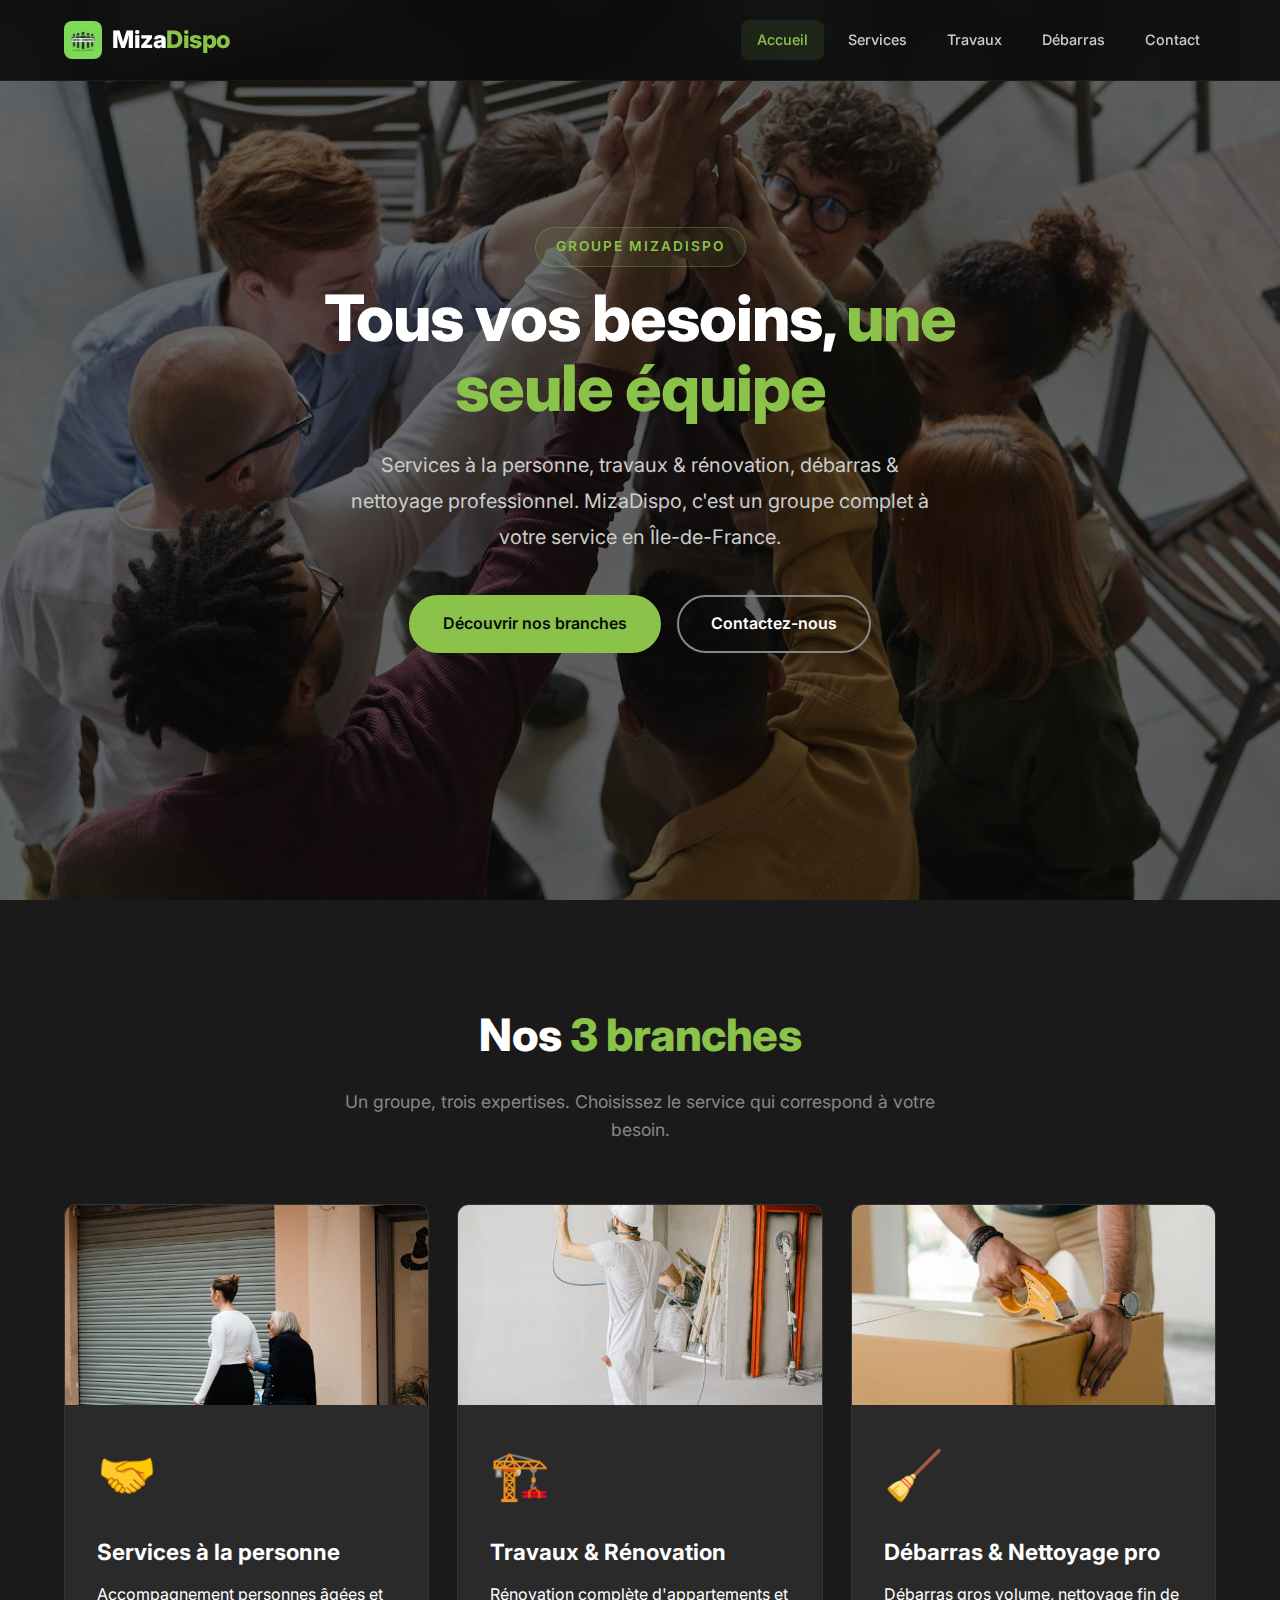
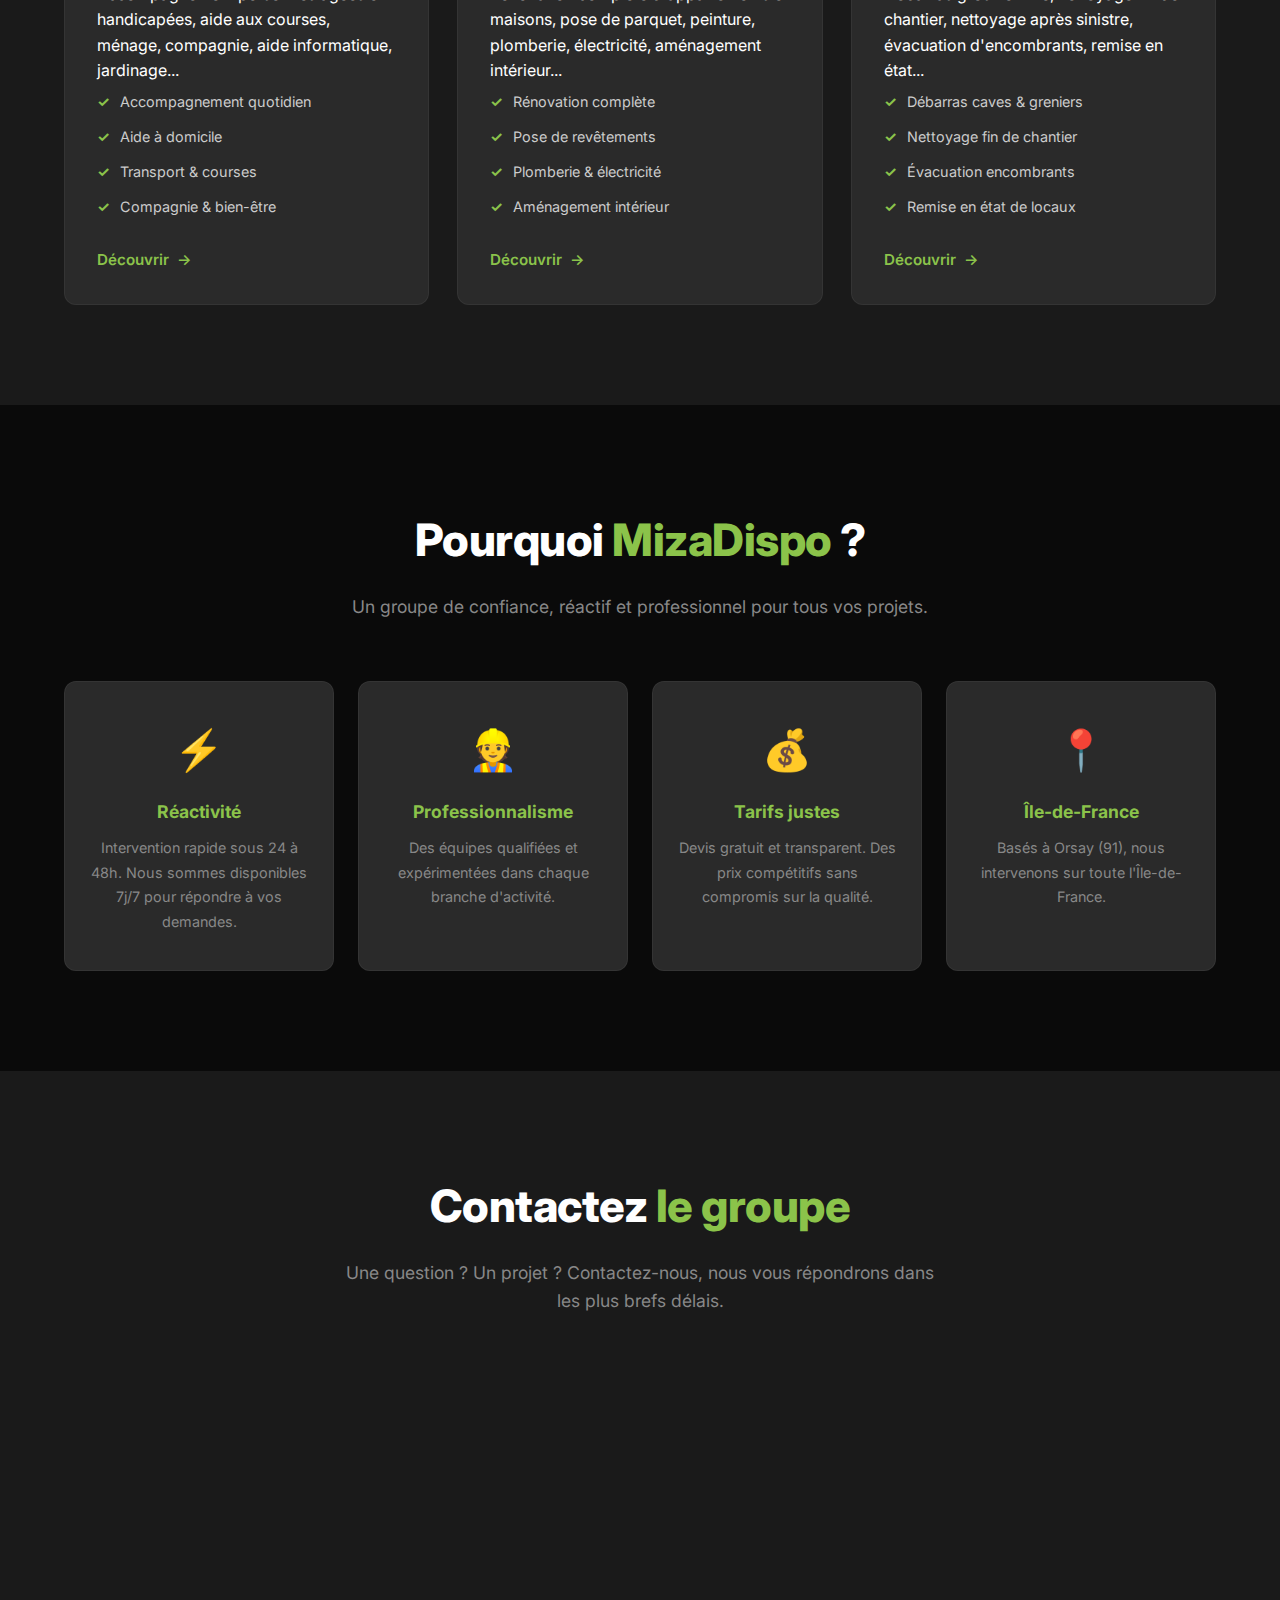
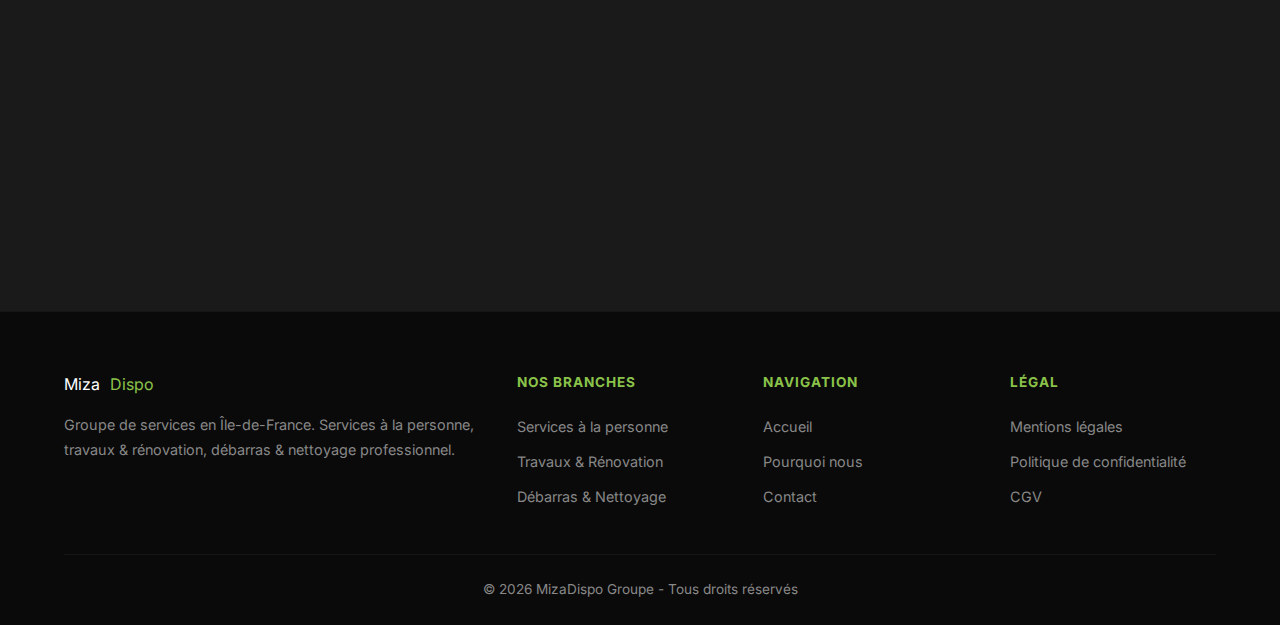
<file: index.html>
<!DOCTYPE html>
<html lang="fr">
<head>
    <meta charset="UTF-8">
    <meta name="viewport" content="width=device-width, initial-scale=1.0">
    <!-- Google tag (gtag.js) -->
    <script async src="https://www.googletagmanager.com/gtag/js?id=AW-17961578021"></script>
    <script>
      window.dataLayer = window.dataLayer || [];
      function gtag(){dataLayer.push(arguments);}
      gtag('js', new Date());
      gtag('config', 'AW-17961578021');
    </script>
    <meta name="google-site-verification" content="S_enaoIWLwvZ5xWOOShUn9vrEvjrxlj-tAmxvqmNuIU" />
    <meta name="description" content="MizaDispo Groupe - Services à la personne, Travaux & Rénovation, Débarras & Nettoyage professionnel en Île-de-France. Basés à Orsay (91).">
    <meta name="keywords" content="MizaDispo, services à la personne, travaux rénovation, débarras, nettoyage, Île-de-France, Orsay">
    <meta property="og:title" content="MizaDispo - Groupe de Services en Île-de-France">
    <meta property="og:description" content="Services à la personne, travaux & rénovation, débarras & nettoyage professionnel. MizaDispo, un groupe complet à votre service.">
    <meta property="og:image" content="https://mizadispo.com/img/logo.png">
    <meta property="og:url" content="https://mizadispo.com/">
    <meta property="og:type" content="website">
    <meta property="og:locale" content="fr_FR">
    <title>MizaDispo - Groupe de Services</title>
    <link rel="preconnect" href="https://fonts.googleapis.com">
    <link rel="preconnect" href="https://fonts.gstatic.com" crossorigin>
    <link href="https://fonts.googleapis.com/css2?family=Inter:wght@300;400;500;600;700;800&display=swap" rel="stylesheet">
    <link rel="icon" type="image/png" sizes="32x32" href="img/favicon-32.png">
    <link rel="icon" type="image/png" sizes="16x16" href="img/favicon-16.png">
    <link rel="apple-touch-icon" href="img/logo.png">
    <link rel="stylesheet" href="css/style.css">
</head>
<body>

    <!-- Header -->
    <header class="header" id="header">
        <div class="container">
            <a href="index.html" class="logo">
                <img src="img/logo.png" alt="MizaDispo" class="logo-img" loading="lazy">
                <span class="logo-text"><span class="logo-miza">Miza</span><span class="logo-dispo">Dispo</span></span>
            </a>
            <nav class="nav" id="nav">
                <a href="index.html" class="nav-link active">Accueil</a>
                <a href="services.html" class="nav-link">Services</a>
                <a href="travaux.html" class="nav-link">Travaux</a>
                <a href="debarras.html" class="nav-link">Débarras</a>
                <a href="#contact" class="nav-link">Contact</a>
            </nav>
            <button class="hamburger" id="hamburger" aria-label="Menu">
                <span></span>
                <span></span>
                <span></span>
            </button>
        </div>
    </header>

    <!-- Hero -->
    <section class="hero" id="accueil" style="background-image: url('img/hero/hero-index.jpg'); background-size: cover; background-position: center;">
        <div class="hero-overlay"></div>
        <div class="container hero-content">
            <p class="hero-tag">Groupe MizaDispo</p>
            <h1 class="hero-title">
                Tous vos besoins, <span class="highlight">une seule équipe</span>
            </h1>
            <p class="hero-subtitle">
                Services à la personne, travaux & rénovation, débarras & nettoyage professionnel.
                MizaDispo, c'est un groupe complet à votre service en Île-de-France.
            </p>
            <div class="hero-buttons">
                <a href="#branches" class="btn btn-primary">Découvrir nos branches</a>
                <a href="#contact" class="btn btn-outline">Contactez-nous</a>
            </div>
        </div>
    </section>

    <!-- Branches -->
    <section class="branches" id="branches">
        <div class="container">
            <h2 class="section-title">Nos <span class="highlight">3 branches</span></h2>
            <p class="section-subtitle">Un groupe, trois expertises. Choisissez le service qui correspond à votre besoin.</p>

            <div class="branches-grid">
                <!-- Branche Services -->
                <a href="services.html" class="branch-card">
                    <img src="img/index/services-branch.jpg" alt="Services à la personne" class="branch-card-img" loading="lazy">
                    <div class="branch-card-body">
                        <div class="branch-icon">🤝</div>
                        <h3>Services à la personne</h3>
                        <p>Accompagnement personnes âgées et handicapées, aide aux courses, ménage, compagnie, aide informatique, jardinage...</p>
                        <ul class="branch-list">
                            <li>Accompagnement quotidien</li>
                            <li>Aide à domicile</li>
                            <li>Transport & courses</li>
                            <li>Compagnie & bien-être</li>
                        </ul>
                        <span class="branch-cta">Découvrir <span>→</span></span>
                    </div>
                </a>

                <!-- Branche Travaux -->
                <a href="travaux.html" class="branch-card">
                    <img src="img/index/travaux-branch.jpg" alt="Travaux & Rénovation" class="branch-card-img" loading="lazy">
                    <div class="branch-card-body">
                        <div class="branch-icon">🏗️</div>
                        <h3>Travaux & Rénovation</h3>
                        <p>Rénovation complète d'appartements et maisons, pose de parquet, peinture, plomberie, électricité, aménagement intérieur...</p>
                        <ul class="branch-list">
                            <li>Rénovation complète</li>
                            <li>Pose de revêtements</li>
                            <li>Plomberie & électricité</li>
                            <li>Aménagement intérieur</li>
                        </ul>
                        <span class="branch-cta">Découvrir <span>→</span></span>
                    </div>
                </a>

                <!-- Branche Débarras -->
                <a href="debarras.html" class="branch-card">
                    <img src="img/index/debarras-branch.jpg" alt="Débarras & Nettoyage" class="branch-card-img" loading="lazy">
                    <div class="branch-card-body">
                        <div class="branch-icon">🧹</div>
                        <h3>Débarras & Nettoyage pro</h3>
                        <p>Débarras gros volume, nettoyage fin de chantier, nettoyage après sinistre, évacuation d'encombrants, remise en état...</p>
                        <ul class="branch-list">
                            <li>Débarras caves & greniers</li>
                            <li>Nettoyage fin de chantier</li>
                            <li>Évacuation encombrants</li>
                            <li>Remise en état de locaux</li>
                        </ul>
                        <span class="branch-cta">Découvrir <span>→</span></span>
                    </div>
                </a>
            </div>
        </div>
    </section>

    <!-- Pourquoi MizaDispo -->
    <section class="why" id="pourquoi">
        <div class="container">
            <h2 class="section-title">Pourquoi <span class="highlight">MizaDispo</span> ?</h2>
            <p class="section-subtitle">Un groupe de confiance, réactif et professionnel pour tous vos projets.</p>

            <div class="why-grid">
                <div class="why-card">
                    <span class="why-icon">⚡</span>
                    <h4>Réactivité</h4>
                    <p>Intervention rapide sous 24 à 48h. Nous sommes disponibles 7j/7 pour répondre à vos demandes.</p>
                </div>
                <div class="why-card">
                    <span class="why-icon">👷</span>
                    <h4>Professionnalisme</h4>
                    <p>Des équipes qualifiées et expérimentées dans chaque branche d'activité.</p>
                </div>
                <div class="why-card">
                    <span class="why-icon">💰</span>
                    <h4>Tarifs justes</h4>
                    <p>Devis gratuit et transparent. Des prix compétitifs sans compromis sur la qualité.</p>
                </div>
                <div class="why-card">
                    <span class="why-icon">📍</span>
                    <h4>Île-de-France</h4>
                    <p>Basés à Orsay (91), nous intervenons sur toute l'Île-de-France.</p>
                </div>
            </div>
        </div>
    </section>

    <!-- Contact -->
    <section class="contact" id="contact">
        <div class="container">
            <h2 class="section-title">Contactez <span class="highlight">le groupe</span></h2>
            <p class="section-subtitle">Une question ? Un projet ? Contactez-nous, nous vous répondrons dans les plus brefs délais.</p>

            <div class="contact-content">
                <form class="contact-form" id="contactForm" action="https://formsubmit.co/mizadispo.groupe@gmail.com" method="POST">
                    <input type="hidden" name="_subject" value="Nouveau message depuis le site MizaDispo">
                    <input type="hidden" name="_captcha" value="false">
                    <input type="hidden" name="_next" value="https://mizadispo.com/merci.html">
                    <input type="text" name="_honey" style="display:none">
                    <div class="form-group">
                        <label for="name">Nom complet</label>
                        <input type="text" id="name" name="name" placeholder="Votre nom" required>
                    </div>
                    <div class="form-group">
                        <label for="email">Email</label>
                        <input type="email" id="email" name="email" placeholder="votre@email.com" required>
                    </div>
                    <div class="form-group">
                        <label for="phone">Téléphone</label>
                        <input type="tel" id="phone" name="phone" placeholder="06 XX XX XX XX">
                    </div>
                    <div class="form-group">
                        <label for="branche">Branche concernée</label>
                        <select id="branche" name="branche" required>
                            <option value="">Choisir une branche</option>
                            <option value="services">Services à la personne</option>
                            <option value="travaux">Travaux & Rénovation</option>
                            <option value="debarras">Débarras & Nettoyage pro</option>
                            <option value="autre">Autre / Je ne sais pas</option>
                        </select>
                    </div>
                    <div class="form-group form-group-full">
                        <label for="message">Message</label>
                        <textarea id="message" name="message" rows="5" placeholder="Décrivez-nous votre besoin..." required></textarea>
                    </div>
                    <button type="submit" class="btn btn-primary btn-submit">Envoyer le message</button>
                </form>

                <div class="contact-info">
                    <div class="contact-info-card">
                        <div class="contact-info-item">
                            <span class="contact-icon">📞</span>
                            <div>
                                <strong>Téléphone</strong>
                                <p>06 87 29 96 30</p>
                            </div>
                        </div>
                        <div class="contact-info-item">
                            <span class="contact-icon">📧</span>
                            <div>
                                <strong>Email</strong>
                                <p>mizadispo.groupe@gmail.com</p>
                            </div>
                        </div>
                        <div class="contact-info-item">
                            <span class="contact-icon">📍</span>
                            <div>
                                <strong>Adresse</strong>
                                <p>Orsay, Essonne (91)</p>
                            </div>
                        </div>
                        <div class="contact-info-item">
                            <span class="contact-icon">🕐</span>
                            <div>
                                <strong>Horaires</strong>
                                <p>Lun - Sam : 7h - 20h<br>Dimanche sur demande</p>
                            </div>
                        </div>
                    </div>
                </div>
            </div>
        </div>
    </section>

    <!-- Footer -->
    <footer class="footer">
        <div class="container">
            <div class="footer-content">
                <div class="footer-brand">
                    <a href="index.html" class="logo">
                        <span class="logo-miza">Miza</span><span class="logo-dispo">Dispo</span>
                    </a>
                    <p>Groupe de services en Île-de-France. Services à la personne, travaux & rénovation, débarras & nettoyage professionnel.</p>
                </div>
                <div class="footer-links">
                    <h4>Nos branches</h4>
                    <a href="services.html">Services à la personne</a>
                    <a href="travaux.html">Travaux & Rénovation</a>
                    <a href="debarras.html">Débarras & Nettoyage</a>
                </div>
                <div class="footer-links">
                    <h4>Navigation</h4>
                    <a href="index.html">Accueil</a>
                    <a href="#pourquoi">Pourquoi nous</a>
                    <a href="#contact">Contact</a>
                </div>
                <div class="footer-links">
                    <h4>Légal</h4>
                    <a href="mentions-legales.html">Mentions légales</a>
                    <a href="mentions-legales.html">Politique de confidentialité</a>
                    <a href="mentions-legales.html">CGV</a>
                </div>
            </div>
            <div class="footer-bottom">
                <p>&copy; 2026 MizaDispo Groupe - Tous droits réservés</p>
            </div>
        </div>
    </footer>

    <a href="tel:0687299630" class="floating-phone">&#128222; Appeler le 06 87 29 96 30</a>

    <script src="js/main.js"></script>
    <script>
      // Tracking conversion appel téléphonique
      document.querySelectorAll('a[href^="tel:"]').forEach(function(link) {
        link.addEventListener('click', function() {
          gtag('event', 'conversion', {
            'send_to': 'AW-17961578021/fnm0CKOk6f0bEKXc3_RC'
          });
        });
      });
    </script>
</body>
</html>
</file>
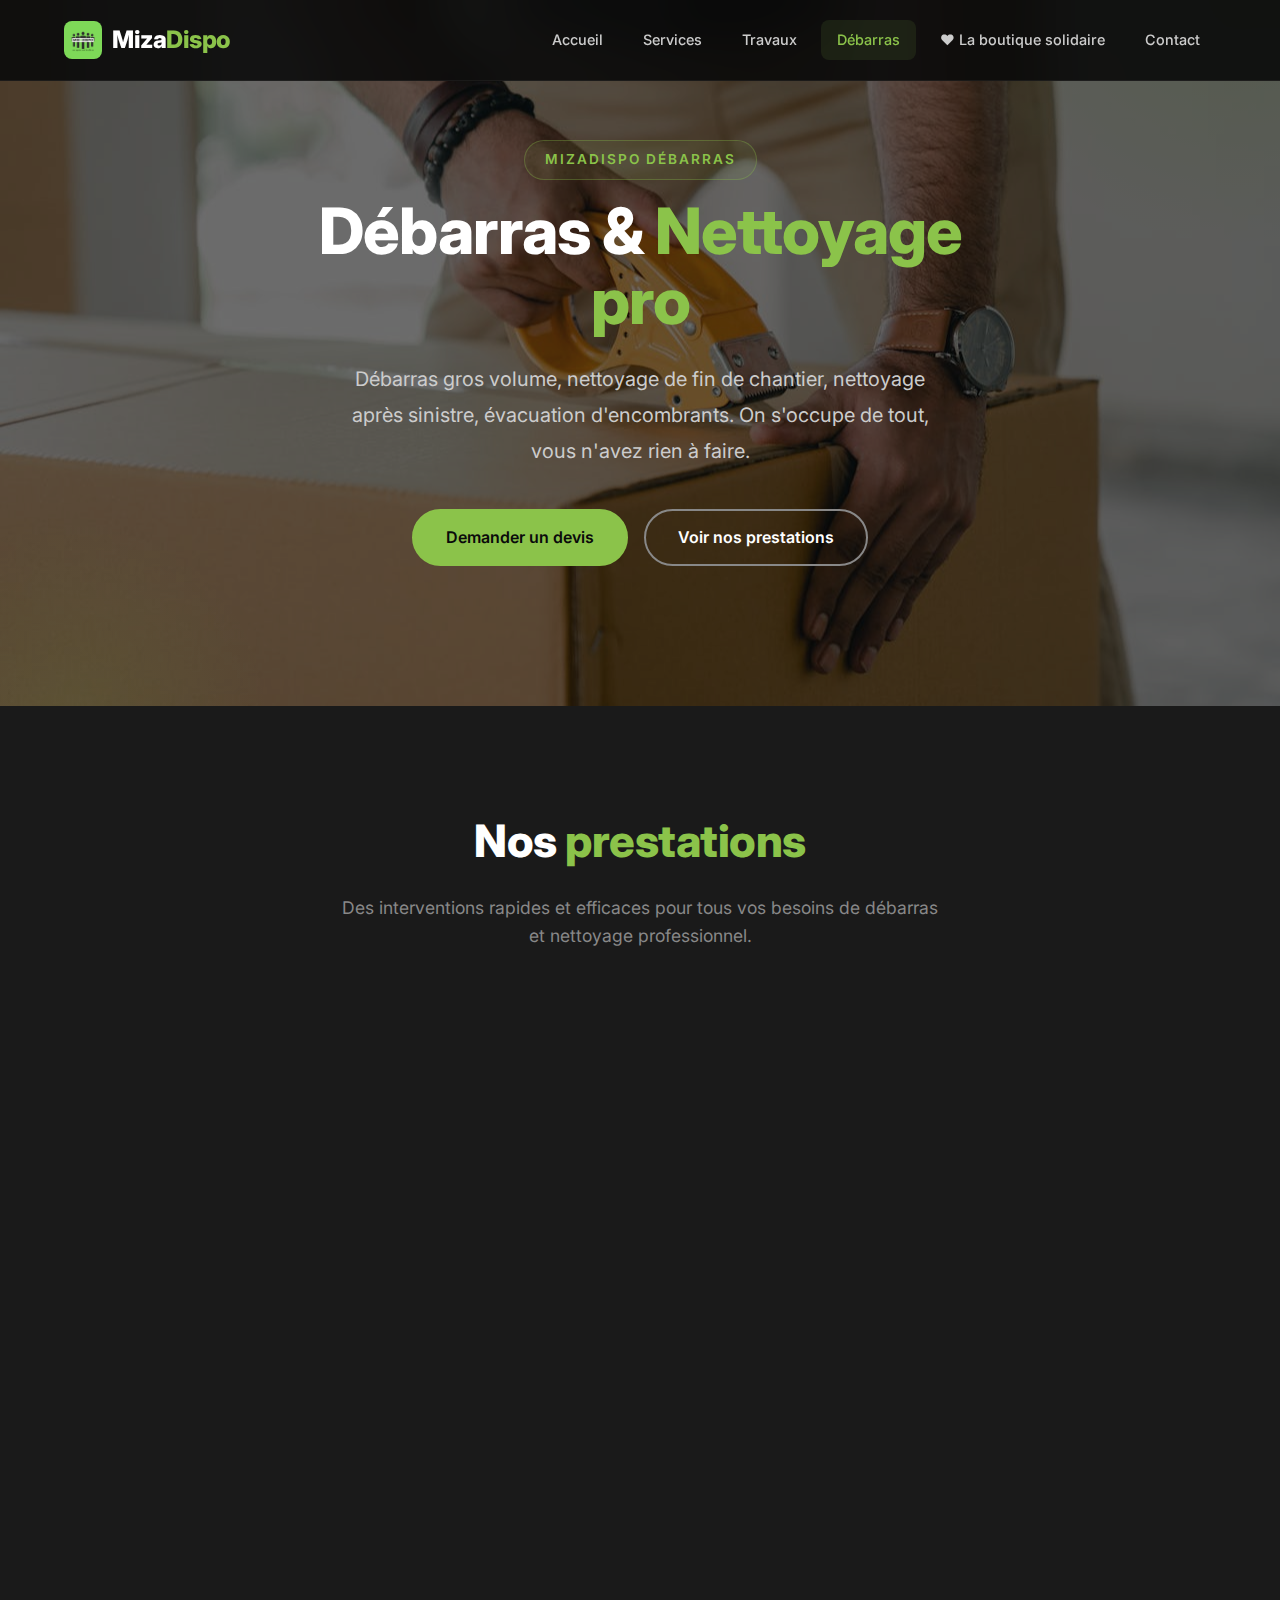
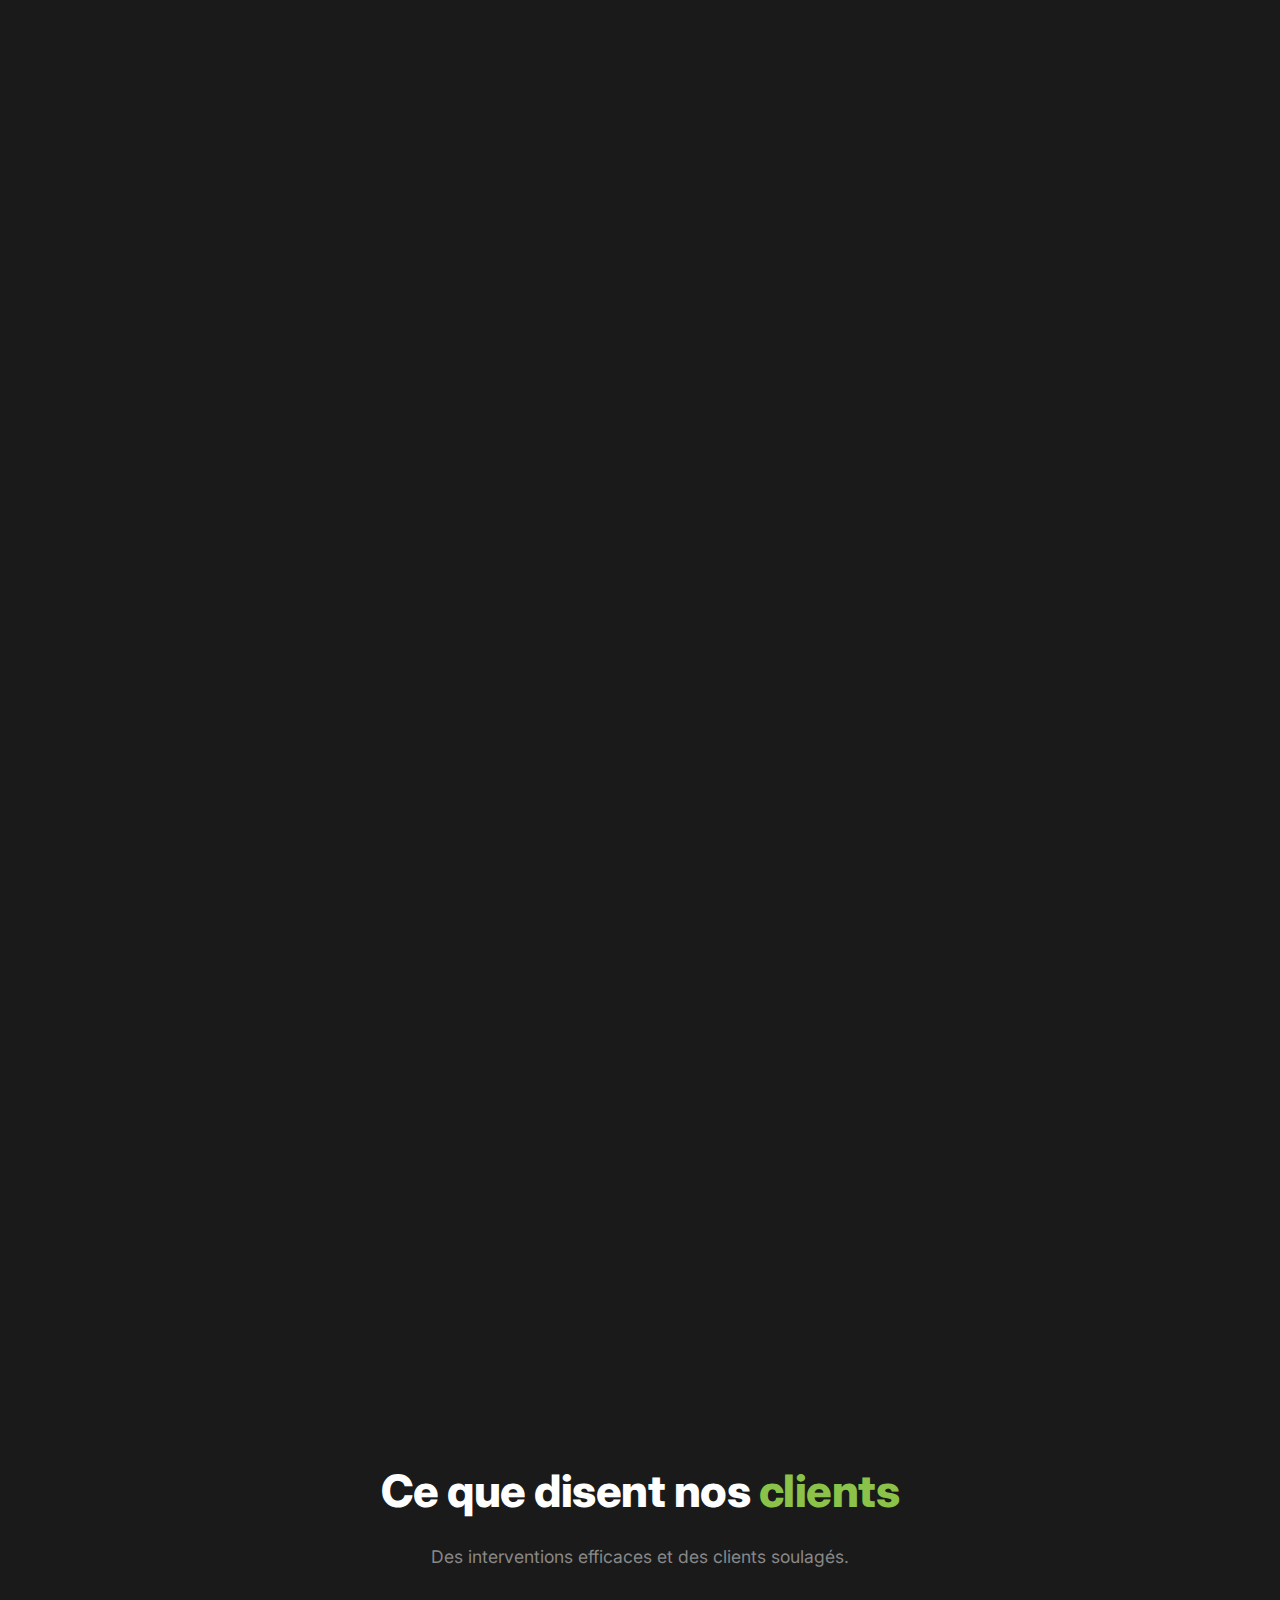
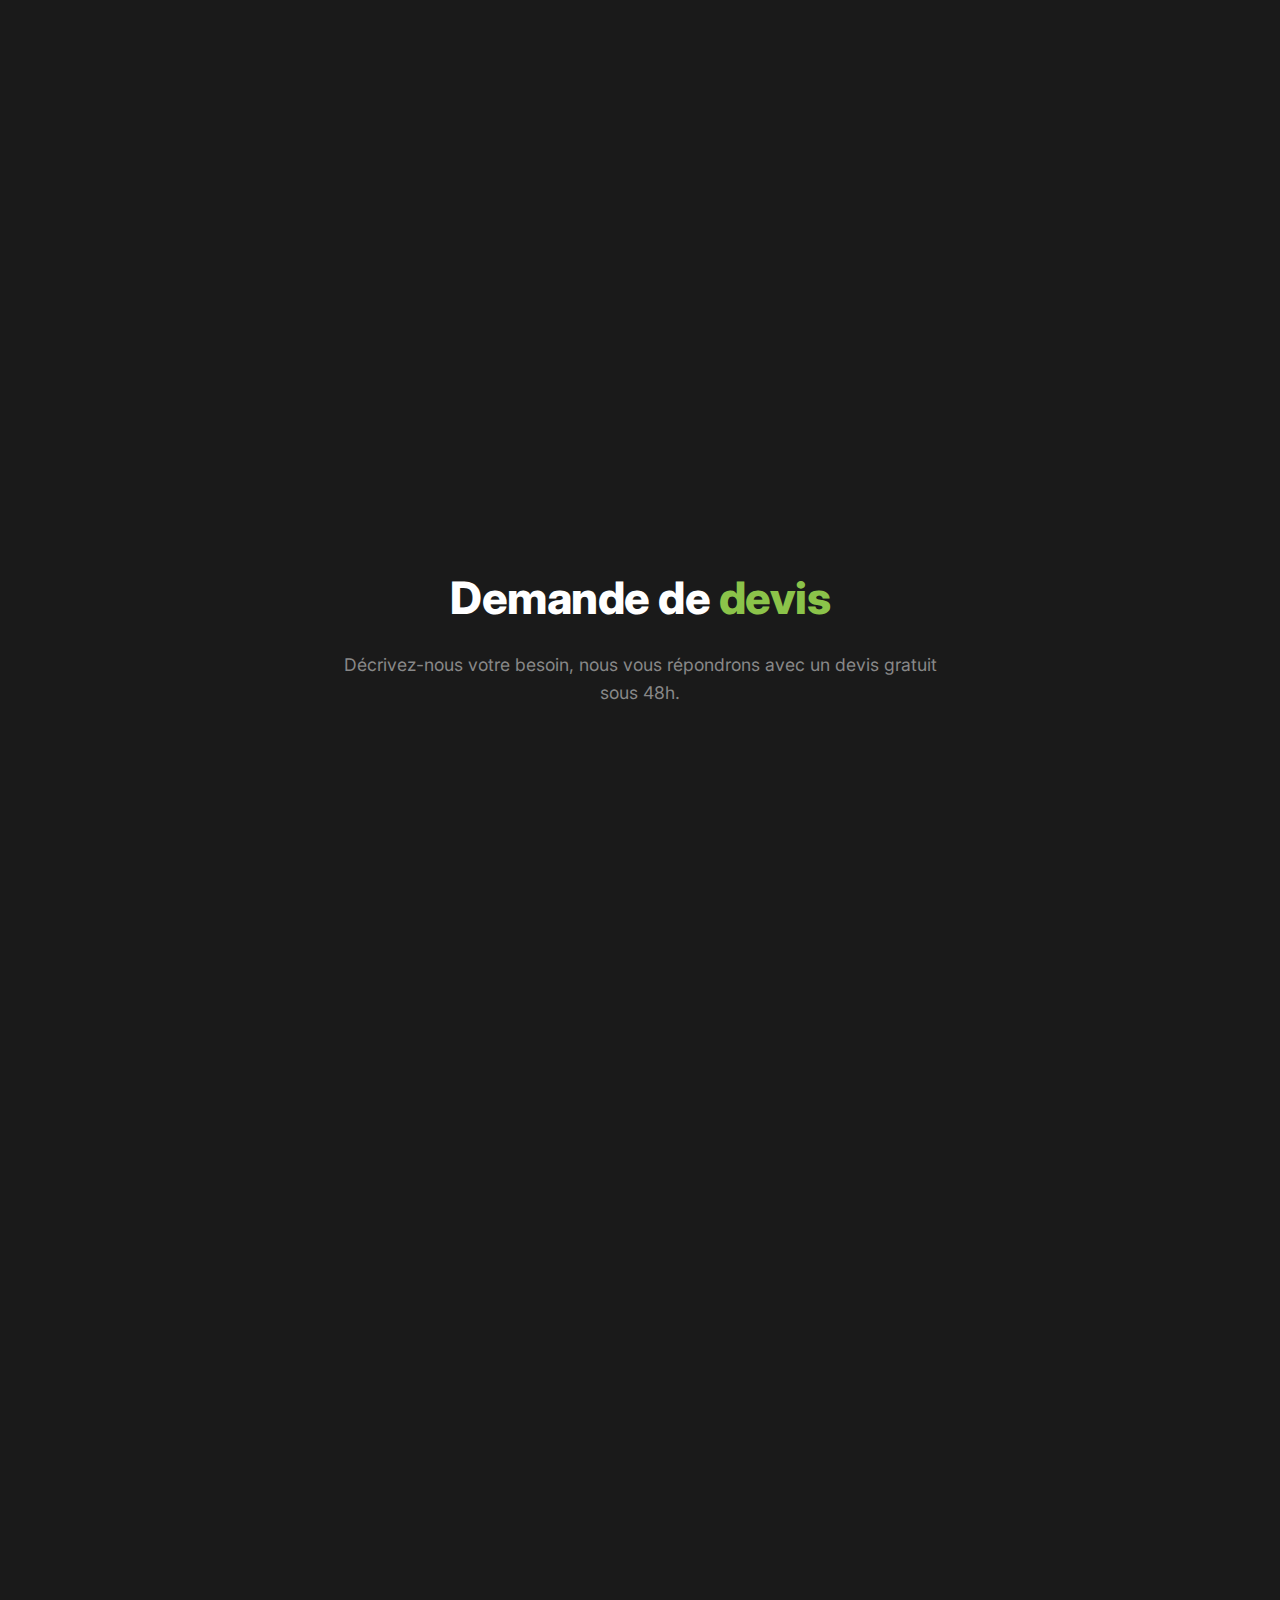
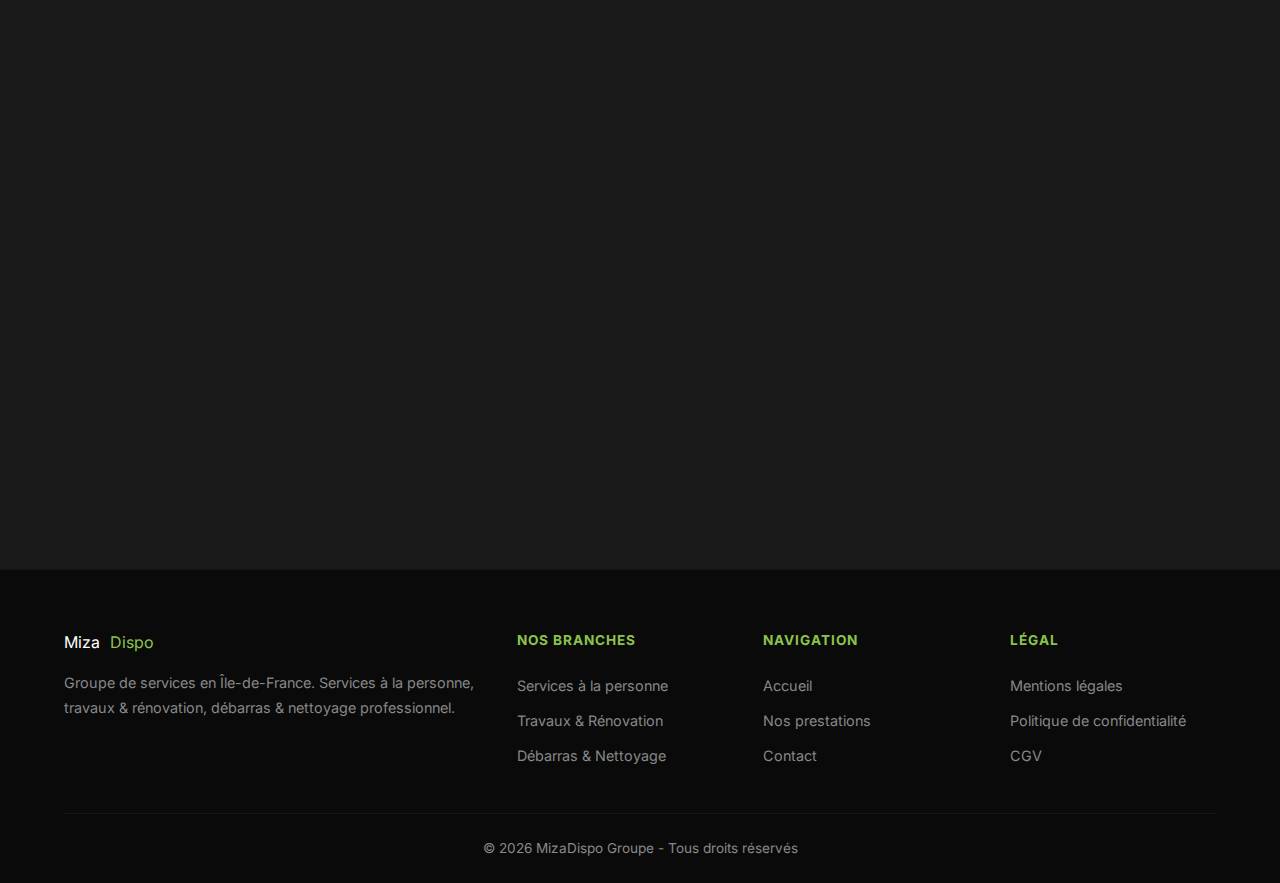
<file: debarras.html>
<!DOCTYPE html>
<html lang="fr">
<head>
    <meta charset="UTF-8">
    <meta name="viewport" content="width=device-width, initial-scale=1.0">
    <!-- Google tag (gtag.js) -->
    <script async src="https://www.googletagmanager.com/gtag/js?id=AW-17961578021"></script>
    <script>
      window.dataLayer = window.dataLayer || [];
      function gtag(){dataLayer.push(arguments);}
      gtag('js', new Date());
      gtag('config', 'AW-17961578021');
    </script>
    <meta name="google-site-verification" content="S_enaoIWLwvZ5xWOOShUn9vrEvjrxlj-tAmxvqmNuIU" />
    <meta name="description" content="MizaDispo Débarras - Débarras gros volume, nettoyage fin de chantier, nettoyage après sinistre, évacuation encombrants en Île-de-France.">
    <meta name="keywords" content="débarras, nettoyage, fin de chantier, encombrants, cave, grenier, sinistre, Île-de-France, Orsay">
    <meta property="og:title" content="Débarras & Nettoyage pro - MizaDispo">
    <meta property="og:description" content="Débarras gros volume, nettoyage fin de chantier, nettoyage après sinistre, évacuation encombrants en Île-de-France.">
    <meta property="og:image" content="https://mizadispo.com/img/logo.png">
    <meta property="og:url" content="https://mizadispo.com/debarras.html">
    <meta property="og:type" content="website">
    <meta property="og:locale" content="fr_FR">
    <title>Débarras & Nettoyage pro - MizaDispo</title>
    <link rel="preconnect" href="https://fonts.googleapis.com">
    <link rel="preconnect" href="https://fonts.gstatic.com" crossorigin>
    <link href="https://fonts.googleapis.com/css2?family=Inter:wght@300;400;500;600;700;800&display=swap" rel="stylesheet">
    <link rel="icon" type="image/png" sizes="32x32" href="img/favicon-32.png">
    <link rel="icon" type="image/png" sizes="16x16" href="img/favicon-16.png">
    <link rel="apple-touch-icon" href="img/logo.png">
    <link rel="stylesheet" href="css/style.css">
</head>
<body>

    <!-- Header -->
    <header class="header" id="header">
        <div class="container">
            <a href="index.html" class="logo">
                <img src="img/logo.png" alt="MizaDispo" class="logo-img" loading="lazy">
                <span class="logo-text"><span class="logo-miza">Miza</span><span class="logo-dispo">Dispo</span></span>
            </a>
            <nav class="nav" id="nav">
                <a href="index.html" class="nav-link">Accueil</a>
                <a href="services.html" class="nav-link">Services</a>
                <a href="travaux.html" class="nav-link">Travaux</a>
                <a href="debarras.html" class="nav-link active">Débarras</a>
                <a href="solidarite.html" class="nav-link">&#10084; La boutique solidaire</a>
                <a href="#contact" class="nav-link">Contact</a>
            </nav>
            <button class="hamburger" id="hamburger" aria-label="Menu">
                <span></span>
                <span></span>
                <span></span>
            </button>
        </div>
    </header>

    <!-- Hero -->
    <section class="hero hero-sub" id="accueil" style="background-image: url('img/hero/hero-debarras.jpg'); background-size: cover; background-position: center;">
        <div class="hero-overlay"></div>
        <div class="container hero-content">
            <p class="hero-tag">MizaDispo Débarras</p>
            <h1 class="hero-title">
                Débarras & <span class="highlight">Nettoyage pro</span>
            </h1>
            <p class="hero-subtitle">
                Débarras gros volume, nettoyage de fin de chantier, nettoyage après sinistre, évacuation d'encombrants.
                On s'occupe de tout, vous n'avez rien à faire.
            </p>
            <div class="hero-buttons">
                <a href="#contact" class="btn btn-primary">Demander un devis</a>
                <a href="#services" class="btn btn-outline">Voir nos prestations</a>
            </div>
        </div>
    </section>

    <!-- Services -->
    <section class="services" id="services">
        <div class="container">
            <h2 class="section-title">Nos <span class="highlight">prestations</span></h2>
            <p class="section-subtitle">Des interventions rapides et efficaces pour tous vos besoins de débarras et nettoyage professionnel.</p>

            <div class="services-grid">
                <div class="service-card">
                    <img src="img/debarras/apartment.jpg" alt="Débarras d'appartement" class="service-card-img" loading="lazy">
                    <div class="service-card-body">
                        <div class="service-icon">🏚️</div>
                        <h3>Débarras d'appartement</h3>
                        <p>Vidage complet ou partiel d'appartements. Succession, déménagement, remise en état avant vente ou location.</p>
                    </div>
                </div>

                <div class="service-card">
                    <img src="img/debarras/house.jpg" alt="Débarras de maison" class="service-card-img" loading="lazy">
                    <div class="service-card-body">
                        <div class="service-icon">🏠</div>
                        <h3>Débarras de maison</h3>
                        <p>Vidage intégral de maisons, y compris dépendances. Tri, évacuation et recyclage de tous les encombrants.</p>
                    </div>
                </div>

                <div class="service-card">
                    <img src="img/debarras/cave.jpg" alt="Débarras de cave et grenier" class="service-card-img" loading="lazy">
                    <div class="service-card-body">
                        <div class="service-icon">🚪</div>
                        <h3>Débarras de cave & grenier</h3>
                        <p>Nettoyage et vidage de caves, greniers, garages, box de stockage. On évacue tout, même les objets lourds.</p>
                    </div>
                </div>

                <div class="service-card">
                    <img src="img/debarras/office.jpg" alt="Débarras de locaux professionnels" class="service-card-img" loading="lazy">
                    <div class="service-card-body">
                        <div class="service-icon">🏢</div>
                        <h3>Débarras de locaux professionnels</h3>
                        <p>Bureaux, commerces, entrepôts. Évacuation de mobilier, archives, équipements. Intervention rapide et discrète.</p>
                    </div>
                </div>

                <div class="service-card">
                    <img src="img/debarras/post-construction.jpg" alt="Nettoyage fin de chantier" class="service-card-img" loading="lazy">
                    <div class="service-card-body">
                        <div class="service-icon">🧽</div>
                        <h3>Nettoyage fin de chantier</h3>
                        <p>Nettoyage complet après travaux : poussières, résidus de peinture, ciment, vitres, sols. Un espace prêt à vivre.</p>
                    </div>
                </div>

                <div class="service-card">
                    <img src="img/debarras/sinistre.jpg" alt="Nettoyage après sinistre" class="service-card-img" loading="lazy">
                    <div class="service-card-body">
                        <div class="service-icon">💧</div>
                        <h3>Nettoyage après sinistre</h3>
                        <p>Incendie, dégât des eaux, inondation. Nettoyage en profondeur, désinfection et remise en état des locaux.</p>
                    </div>
                </div>

                <div class="service-card">
                    <img src="img/debarras/encombrants.jpg" alt="Évacuation d'encombrants" class="service-card-img" loading="lazy">
                    <div class="service-card-body">
                        <div class="service-icon">🚛</div>
                        <h3>Évacuation d'encombrants</h3>
                        <p>Meubles, électroménager, gravats, déchets verts. Enlèvement et acheminement vers les filières de recyclage adaptées.</p>
                    </div>
                </div>

                <div class="service-card">
                    <img src="img/debarras/remise-etat.jpg" alt="Remise en état de locaux" class="service-card-img" loading="lazy">
                    <div class="service-card-body">
                        <div class="service-icon">✨</div>
                        <h3>Remise en état de locaux</h3>
                        <p>Nettoyage intensif et remise en état avant emménagement, vente ou mise en location. Un espace impeccable.</p>
                    </div>
                </div>

                <div class="service-card">
                    <img src="img/debarras/recycling.jpg" alt="Tri et recyclage" class="service-card-img" loading="lazy">
                    <div class="service-card-body">
                        <div class="service-icon">♻️</div>
                        <h3>Tri & recyclage</h3>
                        <p>Tri sélectif de vos déchets, recyclage des matériaux récupérables. Une démarche éco-responsable à chaque intervention.</p>
                    </div>
                </div>

                <div class="service-card">
                    <img src="img/debarras/rubble.jpg" alt="Évacuation de gravats" class="service-card-img" loading="lazy">
                    <div class="service-card-body">
                        <div class="service-icon">🏗️</div>
                        <h3>Évacuation de gravats</h3>
                        <p>Après démolition ou travaux, nous évacuons tous types de gravats et déchets de chantier dans les règles.</p>
                    </div>
                </div>
            </div>
        </div>
    </section>

    <!-- Témoignages -->
    <section class="temoignages" id="temoignages">
        <div class="container">
            <h2 class="section-title">Ce que disent nos <span class="highlight">clients</span></h2>
            <p class="section-subtitle">Des interventions efficaces et des clients soulagés.</p>

            <div class="temoignages-grid">
                <div class="temoignage-card">
                    <div class="temoignage-stars">★★★★★</div>
                    <p class="temoignage-text">
                        "Débarras complet de la cave de mes parents après 30 ans d'accumulation. L'équipe a tout vidé
                        en une journée, proprement et avec le sourire. Un vrai soulagement !"
                    </p>
                    <div class="temoignage-author">
                        <div class="temoignage-avatar">L</div>
                        <div>
                            <strong>Laurent P.</strong>
                            <span>Débarras de cave</span>
                        </div>
                    </div>
                </div>

                <div class="temoignage-card">
                    <div class="temoignage-stars">★★★★★</div>
                    <p class="temoignage-text">
                        "Nettoyage fin de chantier après la rénovation de notre maison. Résultat impeccable,
                        on pouvait emménager directement. Très professionnel et rapide."
                    </p>
                    <div class="temoignage-author">
                        <div class="temoignage-avatar">C</div>
                        <div>
                            <strong>Claire V.</strong>
                            <span>Nettoyage fin de chantier</span>
                        </div>
                    </div>
                </div>

                <div class="temoignage-card">
                    <div class="temoignage-stars">★★★★★</div>
                    <p class="temoignage-text">
                        "Suite à un dégât des eaux, MizaDispo est intervenu rapidement pour le nettoyage.
                        Tout a été nettoyé, désinfecté et séché. Service réactif et efficace, merci !"
                    </p>
                    <div class="temoignage-author">
                        <div class="temoignage-avatar">K</div>
                        <div>
                            <strong>Karim S.</strong>
                            <span>Nettoyage après sinistre</span>
                        </div>
                    </div>
                </div>
            </div>
        </div>
    </section>

    <!-- Contact -->
    <section class="contact" id="contact">
        <div class="container">
            <h2 class="section-title">Demande de <span class="highlight">devis</span></h2>
            <p class="section-subtitle">Décrivez-nous votre besoin, nous vous répondrons avec un devis gratuit sous 48h.</p>

            <div class="contact-content">
                <form class="contact-form contact-form-detailed" id="contactForm" action="https://formsubmit.co/mizadispo.groupe@gmail.com" method="POST">
                    <input type="hidden" name="_subject" value="Demande de devis - Débarras & Nettoyage pro">
                    <input type="hidden" name="_captcha" value="false">
                    <input type="hidden" name="_next" value="https://mizadispo.com/merci.html">
                    <input type="text" name="_honey" style="display:none">
                    <input type="hidden" name="branche" value="Débarras & Nettoyage pro">

                    <h3 class="form-section-title">Vos coordonnées</h3>
                    <div class="form-group">
                        <label for="name">Nom complet</label>
                        <input type="text" id="name" name="name" placeholder="Votre nom" required>
                    </div>
                    <div class="form-group">
                        <label for="email">Email</label>
                        <input type="email" id="email" name="email" placeholder="votre@email.com" required>
                    </div>
                    <div class="form-group">
                        <label for="phone">Téléphone</label>
                        <input type="tel" id="phone" name="phone" placeholder="06 XX XX XX XX" required>
                    </div>
                    <div class="form-group">
                        <label for="ville">Ville / Code postal</label>
                        <input type="text" id="ville" name="ville" placeholder="Ex : Massy 91300" required>
                    </div>

                    <h3 class="form-section-title">Votre besoin</h3>
                    <div class="form-group">
                        <label for="service">Type de prestation</label>
                        <select id="service" name="service" required>
                            <option value="">Choisir une prestation</option>
                            <option value="debarras-appartement">Débarras d'appartement</option>
                            <option value="debarras-maison">Débarras de maison</option>
                            <option value="debarras-cave">Débarras cave & grenier</option>
                            <option value="debarras-local">Débarras locaux professionnels</option>
                            <option value="nettoyage-chantier">Nettoyage fin de chantier</option>
                            <option value="nettoyage-sinistre">Nettoyage après sinistre</option>
                            <option value="encombrants">Évacuation d'encombrants</option>
                            <option value="remise-etat">Remise en état de locaux</option>
                            <option value="gravats">Évacuation de gravats</option>
                        </select>
                    </div>
                    <div class="form-group">
                        <label for="type-lieu">Type de lieu</label>
                        <select id="type-lieu" name="type_lieu" required>
                            <option value="">Choisir</option>
                            <option value="appartement">Appartement</option>
                            <option value="maison">Maison</option>
                            <option value="cave">Cave / Sous-sol</option>
                            <option value="grenier">Grenier / Combles</option>
                            <option value="garage">Garage / Box</option>
                            <option value="local-pro">Local professionnel</option>
                            <option value="autre">Autre</option>
                        </select>
                    </div>
                    <div class="form-group">
                        <label for="surface">Surface / Volume estimé</label>
                        <input type="text" id="surface" name="surface" placeholder="Ex : 30 m² ou 15 m³">
                    </div>
                    <div class="form-group">
                        <label for="acces">Accessibilité</label>
                        <select id="acces" name="accessibilite">
                            <option value="">Choisir</option>
                            <option value="rdc">Rez-de-chaussée</option>
                            <option value="etage-ascenseur">Étage avec ascenseur</option>
                            <option value="etage-sans-ascenseur">Étage sans ascenseur</option>
                            <option value="difficile">Accès difficile</option>
                        </select>
                    </div>
                    <div class="form-group">
                        <label for="nature">Nature des objets / déchets</label>
                        <input type="text" id="nature" name="nature_objets" placeholder="Ex : meubles, électroménager, gravats...">
                    </div>
                    <div class="form-group form-group-full">
                        <label for="message">Précisions complémentaires</label>
                        <textarea id="message" name="message" rows="5" placeholder="Décrivez l'état du lieu, le volume approximatif, les contraintes d'accès, si un tri est nécessaire..." required></textarea>
                    </div>
                    <button type="submit" class="btn btn-primary btn-submit">Envoyer ma demande de devis</button>
                </form>

                <div class="contact-info">
                    <div class="contact-info-card">
                        <div class="contact-info-item">
                            <span class="contact-icon">📞</span>
                            <div>
                                <strong>Téléphone</strong>
                                <p>06 87 29 96 30</p>
                            </div>
                        </div>
                        <div class="contact-info-item">
                            <span class="contact-icon">📧</span>
                            <div>
                                <strong>Email</strong>
                                <p>mizadispo.groupe@gmail.com</p>
                            </div>
                        </div>
                        <div class="contact-info-item">
                            <span class="contact-icon">📍</span>
                            <div>
                                <strong>Zone</strong>
                                <p>Toute l'Île-de-France</p>
                            </div>
                        </div>
                        <div class="contact-info-item">
                            <span class="contact-icon">🕐</span>
                            <div>
                                <strong>Disponibilité</strong>
                                <p>Lun - Sam : 7h - 20h<br>Urgences 7j/7</p>
                            </div>
                        </div>
                    </div>
                </div>
            </div>
        </div>
    </section>

    <!-- Footer -->
    <footer class="footer">
        <div class="container">
            <div class="footer-content">
                <div class="footer-brand">
                    <a href="index.html" class="logo">
                        <span class="logo-miza">Miza</span><span class="logo-dispo">Dispo</span>
                    </a>
                    <p>Groupe de services en Île-de-France. Services à la personne, travaux & rénovation, débarras & nettoyage professionnel.</p>
                </div>
                <div class="footer-links">
                    <h4>Nos branches</h4>
                    <a href="services.html">Services à la personne</a>
                    <a href="travaux.html">Travaux & Rénovation</a>
                    <a href="debarras.html">Débarras & Nettoyage</a>
                </div>
                <div class="footer-links">
                    <h4>Navigation</h4>
                    <a href="index.html">Accueil</a>
                    <a href="#services">Nos prestations</a>
                    <a href="#contact">Contact</a>
                </div>
                <div class="footer-links">
                    <h4>Légal</h4>
                    <a href="mentions-legales.html">Mentions légales</a>
                    <a href="mentions-legales.html">Politique de confidentialité</a>
                    <a href="mentions-legales.html">CGV</a>
                </div>
            </div>
            <div class="footer-bottom">
                <p>&copy; 2026 MizaDispo Groupe - Tous droits réservés</p>
            </div>
        </div>
    </footer>

    <a href="tel:0687299630" class="floating-phone">&#128222; Appeler le 06 87 29 96 30</a>

    <script>
      // Tracking conversion appel téléphonique
      document.querySelectorAll('a[href^="tel:"]').forEach(function(link) {
        link.addEventListener('click', function() {
          gtag('event', 'conversion', {
            'send_to': 'AW-17961578021/fnm0CKOk6f0bEKXc3_RC'
          });
        });
      });
    </script>
    <script src="js/main.js"></script>
</body>
</html>
</file>
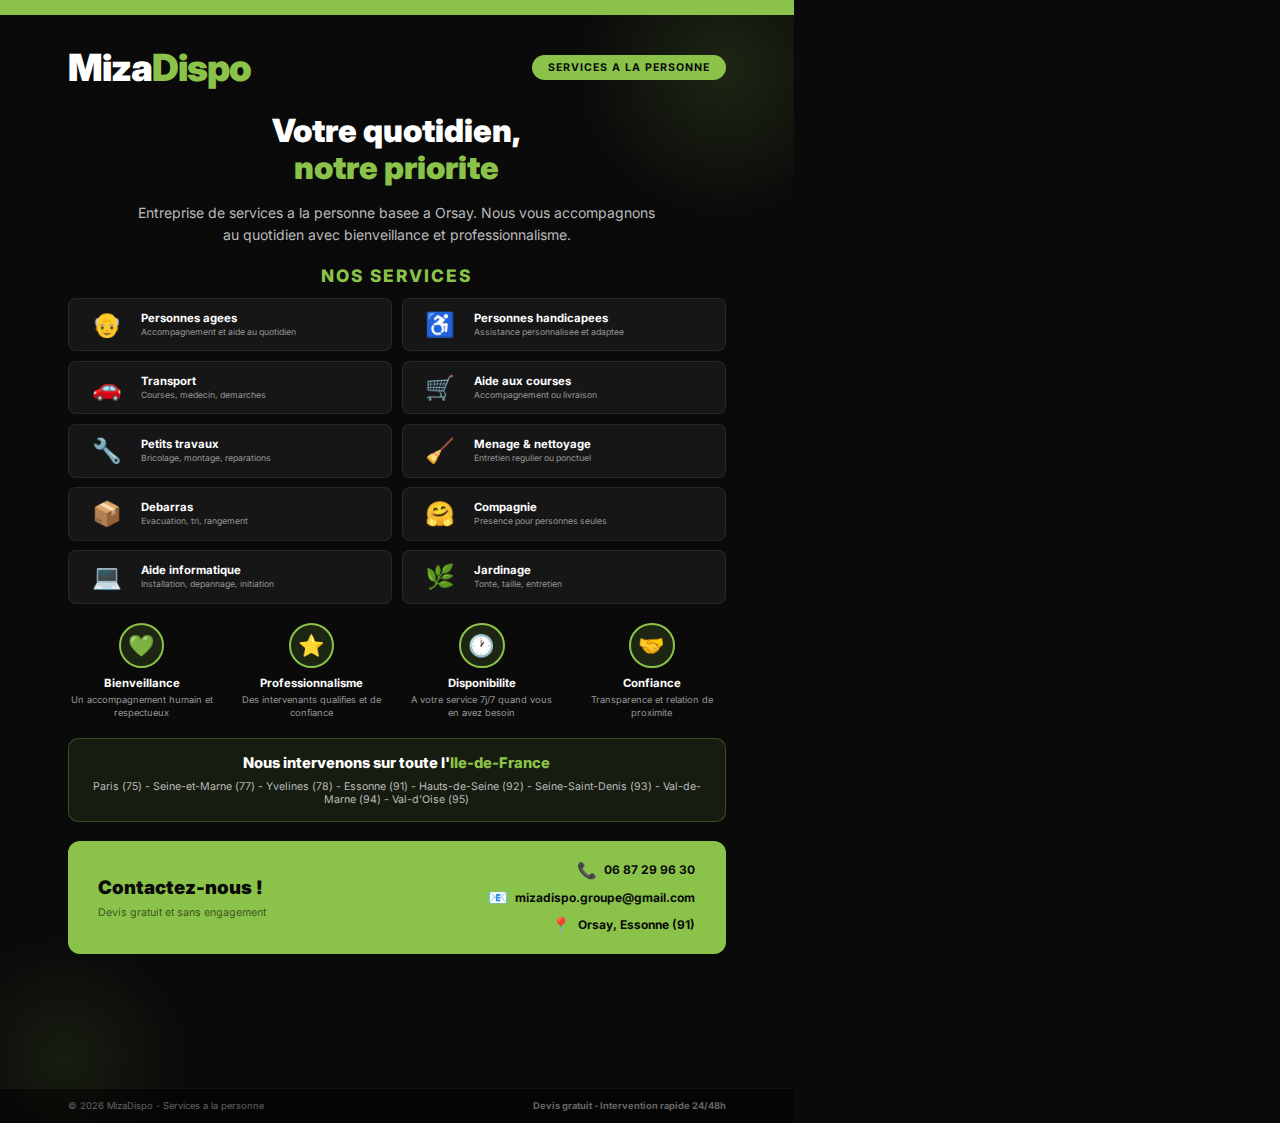
<file: flyer.html>
<!DOCTYPE html>
<html lang="fr">
<head>
    <meta charset="UTF-8">
    <meta name="viewport" content="width=device-width, initial-scale=1.0">
    <link href="https://fonts.googleapis.com/css2?family=Inter:wght@300;400;500;600;700;800;900&display=swap" rel="stylesheet">
    <style>
        @page {
            size: A4;
            margin: 0;
        }

        * {
            margin: 0;
            padding: 0;
            box-sizing: border-box;
        }

        body {
            font-family: 'Inter', sans-serif;
            width: 210mm;
            height: 297mm;
            background: #0a0a0a;
            color: #fff;
            overflow: hidden;
            position: relative;
        }

        .flyer {
            width: 100%;
            height: 100%;
            padding: 12mm 18mm 14mm;
            position: relative;
            overflow: hidden;
        }

        /* Background decorations */
        .bg-circle-1 {
            position: absolute;
            top: -80px;
            right: -80px;
            width: 300px;
            height: 300px;
            background: radial-gradient(circle, rgba(139, 195, 74, 0.15) 0%, transparent 70%);
            border-radius: 50%;
        }

        .bg-circle-2 {
            position: absolute;
            bottom: -60px;
            left: -60px;
            width: 250px;
            height: 250px;
            background: radial-gradient(circle, rgba(139, 195, 74, 0.1) 0%, transparent 70%);
            border-radius: 50%;
        }

        .green-bar {
            position: absolute;
            top: 0;
            left: 0;
            right: 0;
            height: 4mm;
            background: #8BC34A;
        }

        /* Header */
        .header {
            display: flex;
            justify-content: space-between;
            align-items: center;
            margin-bottom: 6mm;
            position: relative;
            z-index: 1;
        }

        .logo {
            font-size: 28pt;
            font-weight: 900;
            letter-spacing: -1px;
        }

        .logo-miza { color: #fff; }
        .logo-dispo { color: #8BC34A; }

        .header-badge {
            background: #8BC34A;
            color: #0a0a0a;
            padding: 6px 16px;
            border-radius: 20px;
            font-size: 8pt;
            font-weight: 700;
            text-transform: uppercase;
            letter-spacing: 1px;
        }

        /* Hero */
        .hero {
            text-align: center;
            margin-bottom: 5mm;
            position: relative;
            z-index: 1;
        }

        .hero h1 {
            font-size: 24pt;
            font-weight: 900;
            line-height: 1.15;
            margin-bottom: 4mm;
        }

        .hero h1 span { color: #8BC34A; }

        .hero p {
            font-size: 10.5pt;
            color: #bbb;
            max-width: 80%;
            margin: 0 auto;
            line-height: 1.6;
        }

        /* Services */
        .services-title {
            font-size: 13pt;
            font-weight: 800;
            text-align: center;
            margin-bottom: 3mm;
            text-transform: uppercase;
            letter-spacing: 2px;
            color: #8BC34A;
        }

        .services-grid {
            display: grid;
            grid-template-columns: 1fr 1fr;
            gap: 2.5mm;
            margin-bottom: 5mm;
            position: relative;
            z-index: 1;
        }

        .service {
            background: rgba(255, 255, 255, 0.05);
            border: 1px solid rgba(255, 255, 255, 0.08);
            border-radius: 8px;
            padding: 3mm 4mm;
            display: flex;
            align-items: center;
            gap: 3mm;
        }

        .service-icon {
            font-size: 18pt;
            flex-shrink: 0;
            width: 12mm;
            text-align: center;
        }

        .service-text h3 {
            font-size: 8.5pt;
            font-weight: 700;
            margin-bottom: 1px;
        }

        .service-text p {
            font-size: 6.5pt;
            color: #999;
            line-height: 1.4;
        }

        /* Avantages */
        .avantages {
            display: flex;
            justify-content: center;
            gap: 6mm;
            margin-bottom: 5mm;
            position: relative;
            z-index: 1;
        }

        .avantage {
            text-align: center;
            flex: 1;
        }

        .avantage-icon {
            width: 12mm;
            height: 12mm;
            background: rgba(139, 195, 74, 0.15);
            border: 2px solid #8BC34A;
            border-radius: 50%;
            display: flex;
            align-items: center;
            justify-content: center;
            margin: 0 auto 2mm;
            font-size: 16pt;
        }

        .avantage h4 {
            font-size: 8.5pt;
            font-weight: 700;
            margin-bottom: 1mm;
        }

        .avantage p {
            font-size: 7pt;
            color: #999;
            line-height: 1.4;
        }

        /* Zone */
        .zone-banner {
            background: rgba(139, 195, 74, 0.1);
            border: 1px solid rgba(139, 195, 74, 0.3);
            border-radius: 10px;
            padding: 4mm 6mm;
            text-align: center;
            margin-bottom: 5mm;
            position: relative;
            z-index: 1;
        }

        .zone-banner h3 {
            font-size: 11pt;
            font-weight: 800;
            margin-bottom: 2mm;
        }

        .zone-banner h3 span { color: #8BC34A; }

        .zone-banner p {
            font-size: 8pt;
            color: #bbb;
        }

        /* Contact CTA */
        .contact-cta {
            background: #8BC34A;
            color: #0a0a0a;
            border-radius: 12px;
            padding: 5mm 8mm;
            display: flex;
            justify-content: space-between;
            align-items: center;
            position: relative;
            z-index: 1;
        }

        .contact-cta-left h3 {
            font-size: 14pt;
            font-weight: 900;
            margin-bottom: 2mm;
        }

        .contact-cta-left p {
            font-size: 8pt;
            color: rgba(0,0,0,0.6);
        }

        .contact-cta-right {
            text-align: right;
        }

        .contact-item {
            display: flex;
            align-items: center;
            gap: 2mm;
            margin-bottom: 2mm;
            justify-content: flex-end;
        }

        .contact-item:last-child {
            margin-bottom: 0;
        }

        .contact-item span {
            font-size: 12pt;
        }

        .contact-item p {
            font-size: 9pt;
            font-weight: 700;
        }

        /* Footer */
        .footer {
            position: absolute;
            bottom: 0;
            left: 0;
            right: 0;
            background: rgba(0,0,0,0.5);
            padding: 3mm 18mm;
            display: flex;
            justify-content: space-between;
            align-items: center;
            border-top: 1px solid rgba(255,255,255,0.05);
        }

        .footer p {
            font-size: 7pt;
            color: #666;
        }

        .footer-devis {
            font-size: 8pt;
            color: #8BC34A;
            font-weight: 700;
        }
    </style>
</head>
<body>
    <div class="flyer">
        <div class="green-bar"></div>
        <div class="bg-circle-1"></div>
        <div class="bg-circle-2"></div>

        <!-- Header -->
        <div class="header">
            <div class="logo">
                <span class="logo-miza">Miza</span><span class="logo-dispo">Dispo</span>
            </div>
            <div class="header-badge">Services a la personne</div>
        </div>

        <!-- Hero -->
        <div class="hero">
            <h1>Votre quotidien,<br><span>notre priorite</span></h1>
            <p>Entreprise de services a la personne basee a Orsay. Nous vous accompagnons au quotidien avec bienveillance et professionnalisme.</p>
        </div>

        <!-- Services -->
        <div class="services-title">Nos services</div>
        <div class="services-grid">
            <div class="service">
                <div class="service-icon">👴</div>
                <div class="service-text">
                    <h3>Personnes agees</h3>
                    <p>Accompagnement et aide au quotidien</p>
                </div>
            </div>
            <div class="service">
                <div class="service-icon">&#9855;</div>
                <div class="service-text">
                    <h3>Personnes handicapees</h3>
                    <p>Assistance personnalisee et adaptee</p>
                </div>
            </div>
            <div class="service">
                <div class="service-icon">🚗</div>
                <div class="service-text">
                    <h3>Transport</h3>
                    <p>Courses, medecin, demarches</p>
                </div>
            </div>
            <div class="service">
                <div class="service-icon">🛒</div>
                <div class="service-text">
                    <h3>Aide aux courses</h3>
                    <p>Accompagnement ou livraison</p>
                </div>
            </div>
            <div class="service">
                <div class="service-icon">🔧</div>
                <div class="service-text">
                    <h3>Petits travaux</h3>
                    <p>Bricolage, montage, reparations</p>
                </div>
            </div>
            <div class="service">
                <div class="service-icon">🧹</div>
                <div class="service-text">
                    <h3>Menage & nettoyage</h3>
                    <p>Entretien regulier ou ponctuel</p>
                </div>
            </div>
            <div class="service">
                <div class="service-icon">📦</div>
                <div class="service-text">
                    <h3>Debarras</h3>
                    <p>Evacuation, tri, rangement</p>
                </div>
            </div>
            <div class="service">
                <div class="service-icon">🤗</div>
                <div class="service-text">
                    <h3>Compagnie</h3>
                    <p>Presence pour personnes seules</p>
                </div>
            </div>
            <div class="service">
                <div class="service-icon">💻</div>
                <div class="service-text">
                    <h3>Aide informatique</h3>
                    <p>Installation, depannage, initiation</p>
                </div>
            </div>
            <div class="service">
                <div class="service-icon">🌿</div>
                <div class="service-text">
                    <h3>Jardinage</h3>
                    <p>Tonte, taille, entretien</p>
                </div>
            </div>
        </div>

        <!-- Avantages -->
        <div class="avantages">
            <div class="avantage">
                <div class="avantage-icon">💚</div>
                <h4>Bienveillance</h4>
                <p>Un accompagnement humain et respectueux</p>
            </div>
            <div class="avantage">
                <div class="avantage-icon">⭐</div>
                <h4>Professionnalisme</h4>
                <p>Des intervenants qualifies et de confiance</p>
            </div>
            <div class="avantage">
                <div class="avantage-icon">🕐</div>
                <h4>Disponibilite</h4>
                <p>A votre service 7j/7 quand vous en avez besoin</p>
            </div>
            <div class="avantage">
                <div class="avantage-icon">🤝</div>
                <h4>Confiance</h4>
                <p>Transparence et relation de proximite</p>
            </div>
        </div>

        <!-- Zone -->
        <div class="zone-banner">
            <h3>Nous intervenons sur toute l'<span>Ile-de-France</span></h3>
            <p>Paris (75) - Seine-et-Marne (77) - Yvelines (78) - Essonne (91) - Hauts-de-Seine (92) - Seine-Saint-Denis (93) - Val-de-Marne (94) - Val-d'Oise (95)</p>
        </div>

        <!-- Contact -->
        <div class="contact-cta">
            <div class="contact-cta-left">
                <h3>Contactez-nous !</h3>
                <p>Devis gratuit et sans engagement</p>
            </div>
            <div class="contact-cta-right">
                <div class="contact-item">
                    <span>📞</span>
                    <p>06 87 29 96 30</p>
                </div>
                <div class="contact-item">
                    <span>📧</span>
                    <p>mizadispo.groupe@gmail.com</p>
                </div>
                <div class="contact-item">
                    <span>📍</span>
                    <p>Orsay, Essonne (91)</p>
                </div>
            </div>
        </div>

        <!-- Footer -->
        <div class="footer">
            <p>&copy; 2026 MizaDispo - Services a la personne</p>
            <p class="footer-devis">Devis gratuit - Intervention rapide 24/48h</p>
        </div>
    </div>
</body>
</html>
</file>
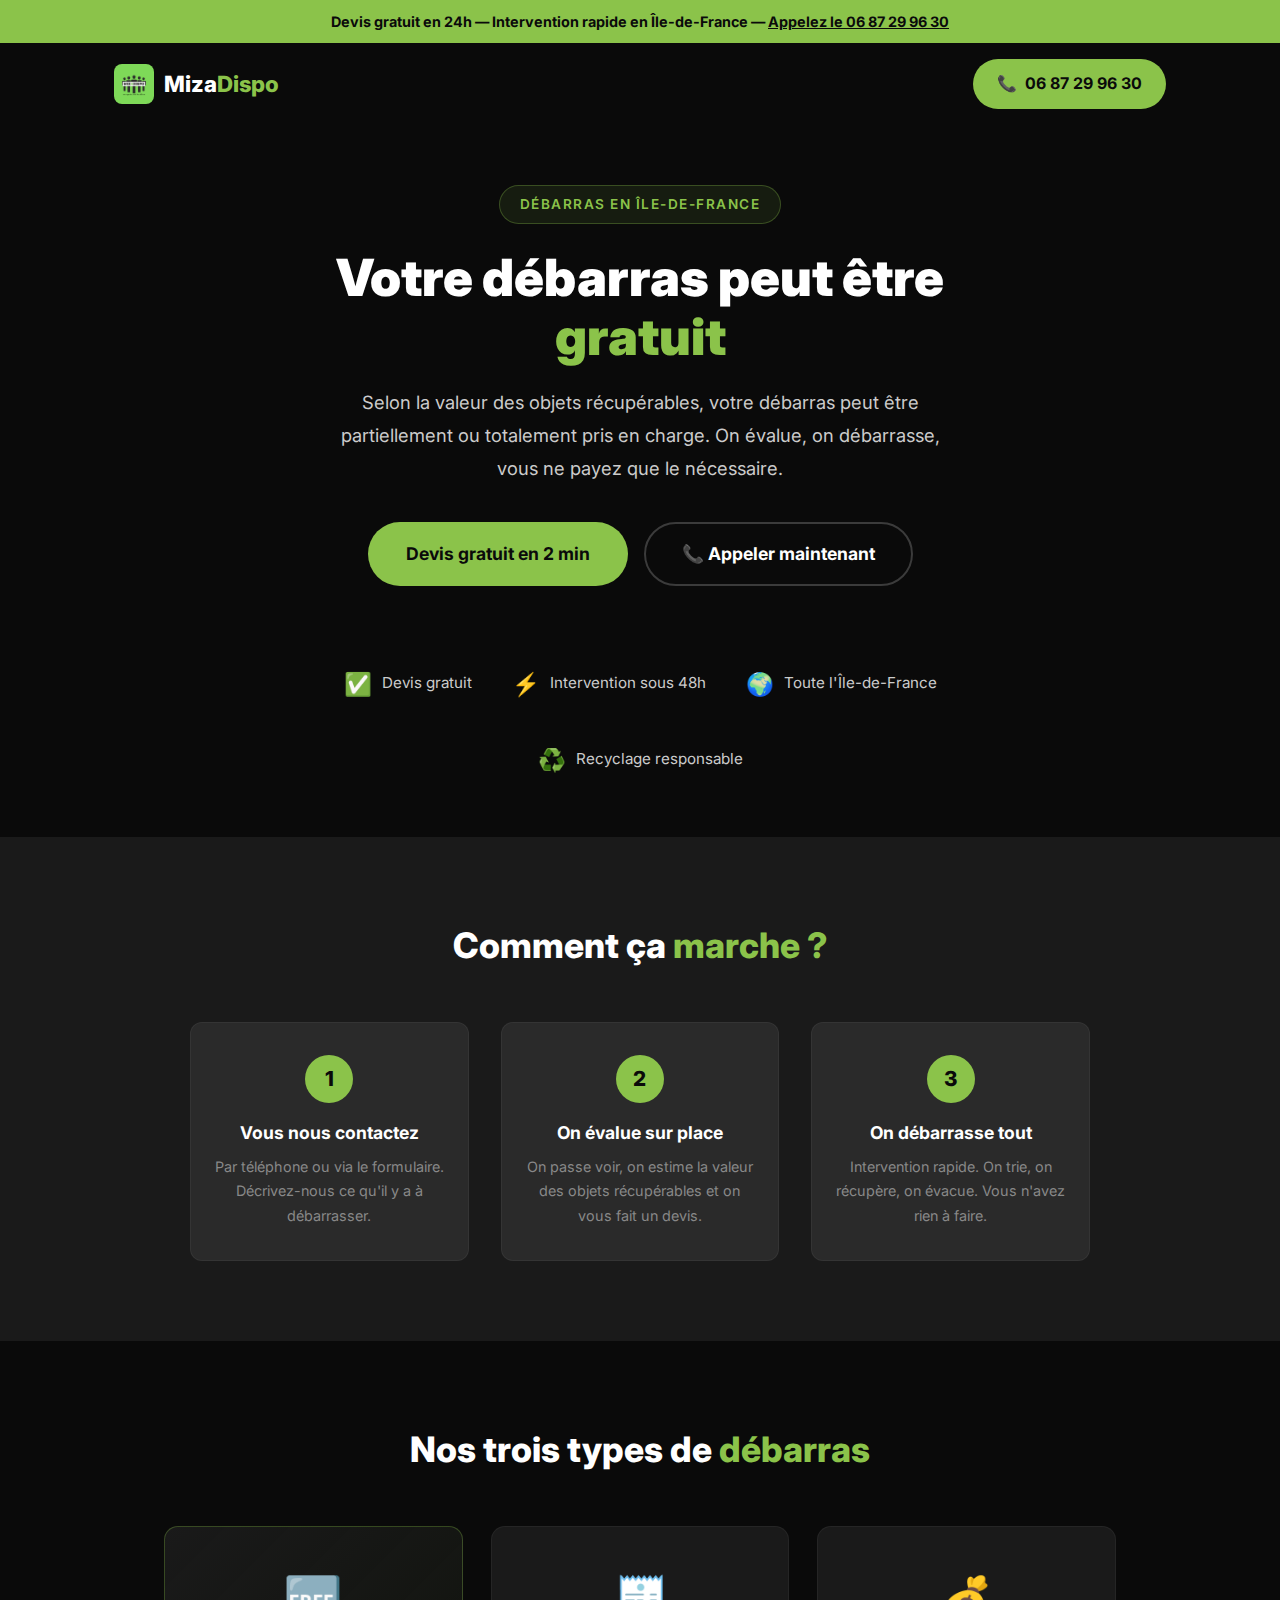
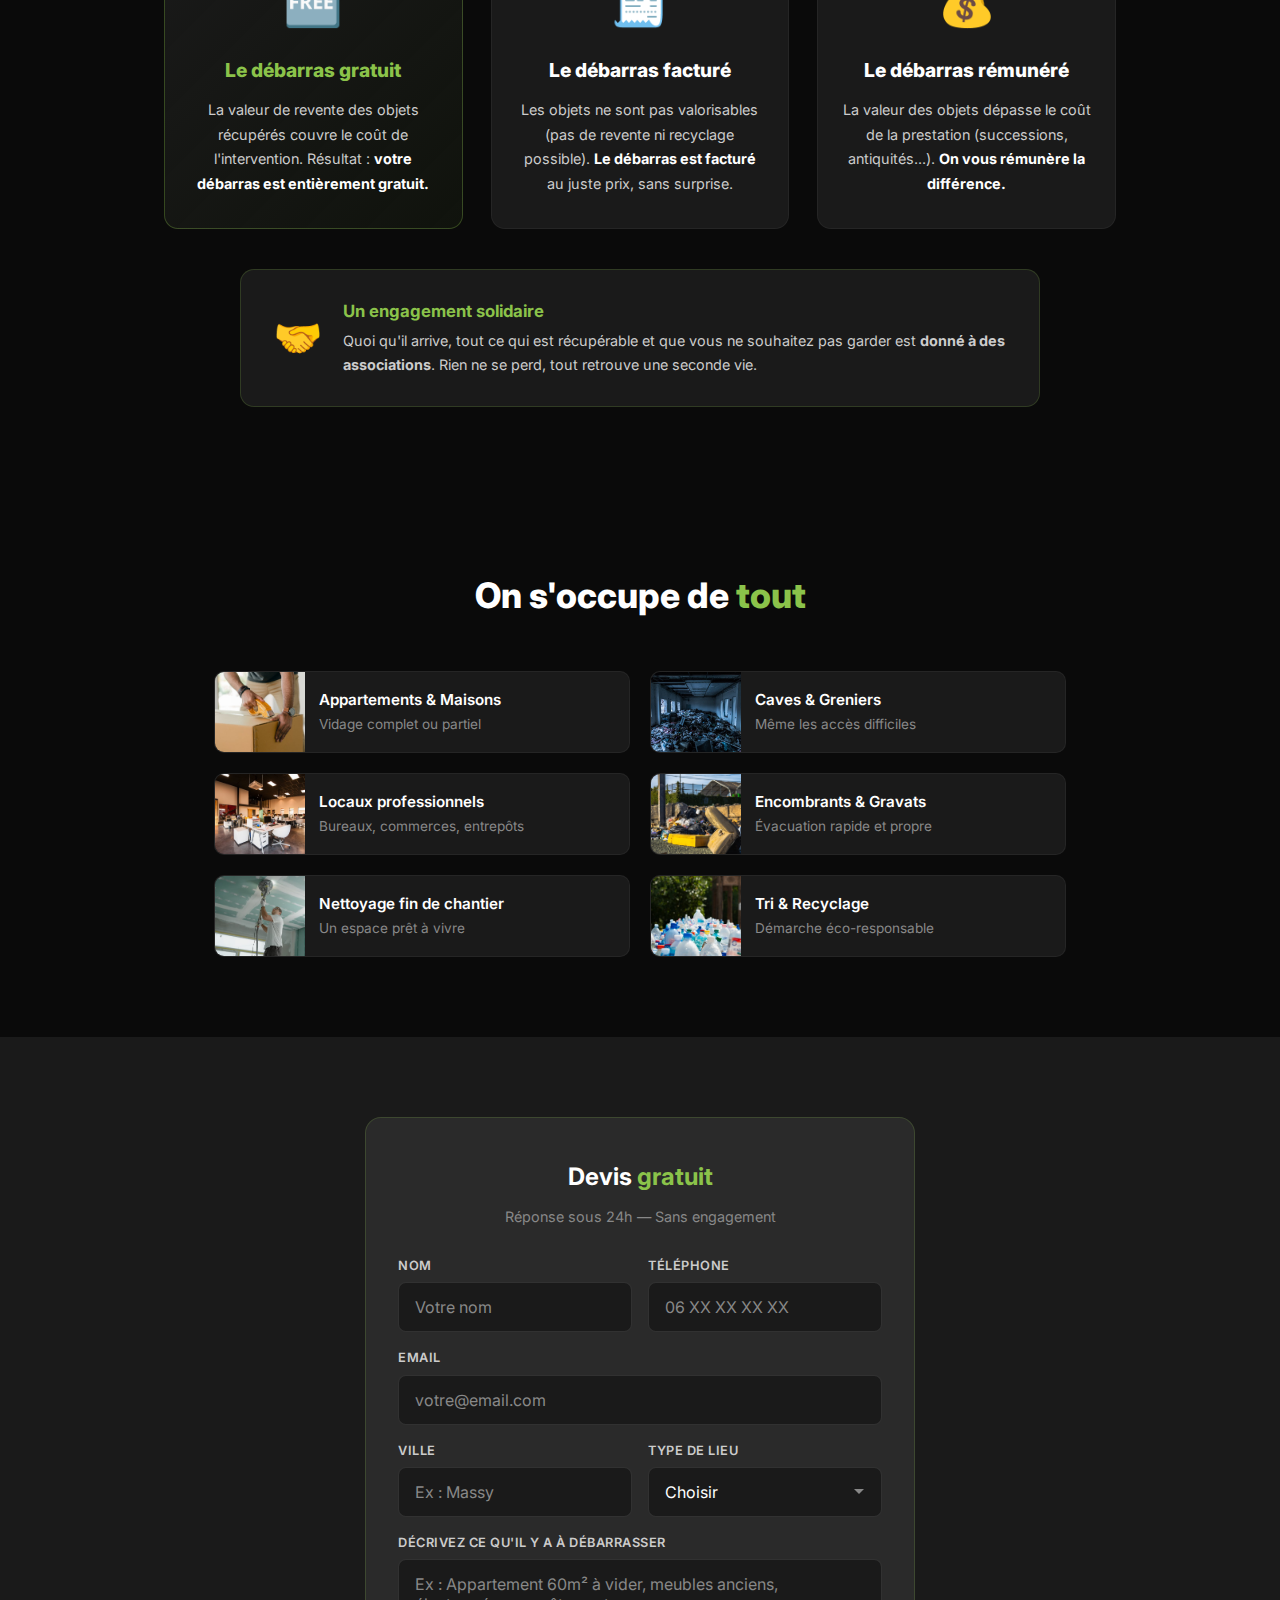
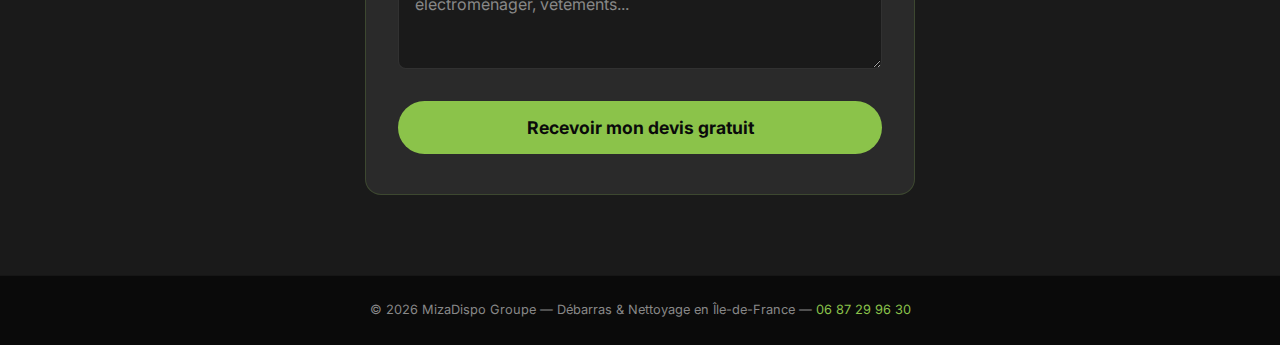
<file: landing-debarras.html>
<!DOCTYPE html>
<html lang="fr">
<head>
    <meta charset="UTF-8">
    <meta name="viewport" content="width=device-width, initial-scale=1.0">
    <!-- Google tag (gtag.js) -->
    <script async src="https://www.googletagmanager.com/gtag/js?id=AW-17961578021"></script>
    <script>
      window.dataLayer = window.dataLayer || [];
      function gtag(){dataLayer.push(arguments);}
      gtag('js', new Date());
      gtag('config', 'AW-17961578021');
    </script>
    <meta name="description" content="Débarras gratuit en Île-de-France selon les objets récupérables. Devis gratuit en 24h. Appartements, maisons, caves, greniers.">
    <meta name="robots" content="noindex">
    <title>Débarras Gratuit en Île-de-France | MizaDispo</title>
    <link rel="preconnect" href="https://fonts.googleapis.com">
    <link rel="preconnect" href="https://fonts.gstatic.com" crossorigin>
    <link href="https://fonts.googleapis.com/css2?family=Inter:wght@300;400;500;600;700;800;900&display=swap" rel="stylesheet">
    <link rel="icon" type="image/png" sizes="32x32" href="img/favicon-32.png">
    <link rel="icon" type="image/png" sizes="16x16" href="img/favicon-16.png">
    <style>
        *, *::before, *::after { margin: 0; padding: 0; box-sizing: border-box; }
        :root {
            --black: #0a0a0a;
            --dark: #1a1a1a;
            --dark-light: #2a2a2a;
            --gray: #888;
            --gray-light: #ccc;
            --white: #ffffff;
            --green: #8BC34A;
            --green-light: #9CCC65;
            --green-dark: #7CB342;
            --green-glow: rgba(139, 195, 74, 0.3);
            --font: 'Inter', -apple-system, BlinkMacSystemFont, sans-serif;
        }
        html { scroll-behavior: smooth; }
        body {
            font-family: var(--font);
            background: var(--black);
            color: var(--white);
            line-height: 1.6;
            overflow-x: hidden;
        }
        a { text-decoration: none; color: inherit; }

        /* ===== TOP BAR ===== */
        .top-bar {
            background: var(--green);
            color: var(--black);
            text-align: center;
            padding: 10px 20px;
            font-weight: 700;
            font-size: 0.9rem;
        }
        .top-bar a {
            color: var(--black);
            text-decoration: underline;
        }

        /* ===== HEADER ===== */
        .lp-header {
            display: flex;
            align-items: center;
            justify-content: space-between;
            padding: 16px 24px;
            max-width: 1100px;
            margin: 0 auto;
        }
        .lp-logo {
            display: flex;
            align-items: center;
            gap: 10px;
        }
        .lp-logo img {
            height: 40px;
            width: 40px;
            border-radius: 8px;
            object-fit: cover;
        }
        .lp-logo-text {
            font-size: 1.4rem;
            font-weight: 800;
        }
        .lp-logo-miza { color: var(--white); }
        .lp-logo-dispo { color: var(--green); }
        .lp-phone-btn {
            display: inline-flex;
            align-items: center;
            gap: 8px;
            background: var(--green);
            color: var(--black);
            padding: 12px 24px;
            border-radius: 50px;
            font-weight: 700;
            font-size: 1rem;
            transition: all 0.3s ease;
        }
        .lp-phone-btn:hover {
            background: var(--green-light);
            transform: translateY(-2px);
            box-shadow: 0 4px 24px rgba(139, 195, 74, 0.3);
        }

        /* ===== HERO ===== */
        .lp-hero {
            padding: 60px 24px 80px;
            text-align: center;
            max-width: 800px;
            margin: 0 auto;
        }
        .lp-badge {
            display: inline-block;
            background: rgba(139, 195, 74, 0.1);
            border: 1px solid rgba(139, 195, 74, 0.3);
            color: var(--green);
            padding: 8px 20px;
            border-radius: 50px;
            font-size: 0.85rem;
            font-weight: 600;
            text-transform: uppercase;
            letter-spacing: 1.5px;
            margin-bottom: 24px;
        }
        .lp-hero h1 {
            font-size: clamp(2rem, 5vw, 3.2rem);
            font-weight: 900;
            line-height: 1.15;
            margin-bottom: 20px;
        }
        .lp-hero h1 .green { color: var(--green); }
        .lp-hero p {
            font-size: 1.15rem;
            color: var(--gray-light);
            max-width: 600px;
            margin: 0 auto 36px;
            line-height: 1.8;
        }
        .lp-hero-cta {
            display: flex;
            gap: 16px;
            justify-content: center;
            flex-wrap: wrap;
        }
        .btn-cta {
            display: inline-flex;
            align-items: center;
            gap: 8px;
            padding: 16px 36px;
            border-radius: 50px;
            font-size: 1.1rem;
            font-weight: 700;
            cursor: pointer;
            transition: all 0.3s ease;
            border: 2px solid transparent;
            font-family: var(--font);
        }
        .btn-green {
            background: var(--green);
            color: var(--black);
        }
        .btn-green:hover {
            background: var(--green-light);
            transform: translateY(-2px);
            box-shadow: 0 4px 24px rgba(139, 195, 74, 0.3);
        }
        .btn-white {
            background: transparent;
            color: var(--white);
            border-color: rgba(255,255,255,0.2);
        }
        .btn-white:hover {
            border-color: var(--green);
            color: var(--green);
            transform: translateY(-2px);
        }

        /* ===== TRUST ===== */
        .lp-trust {
            display: flex;
            justify-content: center;
            gap: 40px;
            flex-wrap: wrap;
            padding: 0 24px 60px;
            max-width: 800px;
            margin: 0 auto;
        }
        .lp-trust-item {
            display: flex;
            align-items: center;
            gap: 10px;
            color: var(--gray-light);
            font-size: 0.95rem;
        }
        .lp-trust-icon {
            font-size: 1.4rem;
        }

        /* ===== HOW IT WORKS ===== */
        .lp-how {
            background: var(--dark);
            padding: 80px 24px;
        }
        .lp-how-inner {
            max-width: 900px;
            margin: 0 auto;
        }
        .lp-section-title {
            text-align: center;
            font-size: clamp(1.6rem, 3vw, 2.2rem);
            font-weight: 800;
            margin-bottom: 48px;
        }
        .lp-section-title .green { color: var(--green); }
        .lp-steps {
            display: grid;
            grid-template-columns: repeat(3, 1fr);
            gap: 32px;
        }
        .lp-step {
            text-align: center;
            padding: 32px 20px;
            background: var(--dark-light);
            border-radius: 12px;
            border: 1px solid rgba(255,255,255,0.05);
        }
        .lp-step-number {
            display: inline-flex;
            align-items: center;
            justify-content: center;
            width: 48px;
            height: 48px;
            background: var(--green);
            color: var(--black);
            border-radius: 50%;
            font-size: 1.3rem;
            font-weight: 800;
            margin-bottom: 16px;
        }
        .lp-step h3 {
            font-size: 1.1rem;
            margin-bottom: 8px;
        }
        .lp-step p {
            color: var(--gray);
            font-size: 0.9rem;
            line-height: 1.7;
        }

        /* ===== 3 TYPES ===== */
        .lp-types {
            padding: 80px 24px;
            max-width: 1000px;
            margin: 0 auto;
        }
        .lp-types-grid {
            display: grid;
            grid-template-columns: repeat(3, 1fr);
            gap: 28px;
            margin-bottom: 40px;
        }
        .lp-type-card {
            text-align: center;
            padding: 36px 24px 32px;
            background: var(--dark);
            border-radius: 14px;
            border: 1px solid rgba(255,255,255,0.05);
            transition: all 0.3s ease;
        }
        .lp-type-card:hover {
            border-color: rgba(139, 195, 74, 0.2);
            transform: translateY(-4px);
        }
        .lp-type-card.featured {
            border-color: rgba(139, 195, 74, 0.3);
            background: linear-gradient(135deg, var(--dark) 0%, rgba(139, 195, 74, 0.05) 100%);
        }
        .lp-type-emoji {
            font-size: 3rem;
            margin-bottom: 16px;
            display: block;
        }
        .lp-type-card h3 {
            font-size: 1.2rem;
            font-weight: 800;
            margin-bottom: 12px;
        }
        .lp-type-card.featured h3 {
            color: var(--green);
        }
        .lp-type-card p {
            color: var(--gray-light);
            font-size: 0.9rem;
            line-height: 1.7;
        }
        .lp-type-card p strong {
            color: var(--white);
        }
        .lp-asso {
            display: flex;
            align-items: center;
            gap: 20px;
            background: var(--dark);
            border: 1px solid rgba(139, 195, 74, 0.2);
            border-radius: 14px;
            padding: 28px 32px;
            max-width: 800px;
            margin: 0 auto;
        }
        .lp-asso-icon {
            font-size: 2.5rem;
            flex-shrink: 0;
        }
        .lp-asso h4 {
            font-size: 1.05rem;
            font-weight: 700;
            color: var(--green);
            margin-bottom: 4px;
        }
        .lp-asso p {
            color: var(--gray-light);
            font-size: 0.9rem;
            line-height: 1.7;
        }

        /* ===== SERVICES ===== */
        .lp-services {
            padding: 80px 24px;
            max-width: 900px;
            margin: 0 auto;
        }
        .lp-services-grid {
            display: grid;
            grid-template-columns: repeat(2, 1fr);
            gap: 20px;
        }
        .lp-service {
            display: flex;
            align-items: center;
            gap: 14px;
            padding: 0;
            background: var(--dark);
            border-radius: 10px;
            border: 1px solid rgba(255,255,255,0.05);
            overflow: hidden;
        }
        .lp-service-img {
            width: 90px;
            height: 80px;
            object-fit: cover;
            flex-shrink: 0;
        }
        .lp-service-icon { font-size: 1.6rem; flex-shrink: 0; display: none; }
        .lp-service h4 { font-size: 0.95rem; font-weight: 600; }
        .lp-service p { font-size: 0.85rem; color: var(--gray); margin-top: 2px; }

        /* ===== FORM ===== */
        .lp-form-section {
            background: var(--dark);
            padding: 80px 24px;
        }
        .lp-form-inner {
            max-width: 550px;
            margin: 0 auto;
            background: var(--dark-light);
            border: 1px solid rgba(139, 195, 74, 0.2);
            border-radius: 16px;
            padding: 40px 32px;
        }
        .lp-form-inner h2 {
            text-align: center;
            font-size: 1.5rem;
            margin-bottom: 8px;
        }
        .lp-form-inner h2 .green { color: var(--green); }
        .lp-form-subtitle {
            text-align: center;
            color: var(--gray);
            font-size: 0.9rem;
            margin-bottom: 28px;
        }
        .lp-form {
            display: flex;
            flex-direction: column;
            gap: 16px;
        }
        .lp-form-row {
            display: grid;
            grid-template-columns: 1fr 1fr;
            gap: 16px;
        }
        .lp-form label {
            display: block;
            font-size: 0.8rem;
            font-weight: 600;
            color: var(--gray-light);
            text-transform: uppercase;
            letter-spacing: 0.5px;
            margin-bottom: 6px;
        }
        .lp-form input,
        .lp-form select,
        .lp-form textarea {
            width: 100%;
            padding: 14px 16px;
            background: var(--dark);
            border: 1px solid rgba(255,255,255,0.1);
            border-radius: 8px;
            color: var(--white);
            font-size: 1rem;
            font-family: var(--font);
            outline: none;
            transition: all 0.3s ease;
        }
        .lp-form input::placeholder,
        .lp-form textarea::placeholder { color: var(--gray); }
        .lp-form input:focus,
        .lp-form select:focus,
        .lp-form textarea:focus {
            border-color: var(--green);
            box-shadow: 0 0 0 3px var(--green-glow);
        }
        .lp-form select {
            cursor: pointer;
            appearance: none;
            background-image: url("data:image/svg+xml,%3Csvg xmlns='http://www.w3.org/2000/svg' width='12' height='12' viewBox='0 0 12 12'%3E%3Cpath fill='%23888' d='M6 8L1 3h10z'/%3E%3C/svg%3E");
            background-repeat: no-repeat;
            background-position: right 16px center;
        }
        .lp-form select option { background: var(--dark); color: var(--white); }
        .lp-form-submit {
            width: 100%;
            padding: 16px;
            background: var(--green);
            color: var(--black);
            border: none;
            border-radius: 50px;
            font-size: 1.1rem;
            font-weight: 700;
            cursor: pointer;
            font-family: var(--font);
            transition: all 0.3s ease;
            margin-top: 8px;
        }
        .lp-form-submit:hover {
            background: var(--green-light);
            transform: translateY(-2px);
            box-shadow: 0 4px 24px rgba(139, 195, 74, 0.3);
        }

        /* ===== PHONE STICKY ===== */
        .lp-sticky-phone {
            display: none;
            position: fixed;
            bottom: 0;
            left: 0;
            right: 0;
            background: var(--green);
            color: var(--black);
            text-align: center;
            padding: 14px;
            font-weight: 700;
            font-size: 1.1rem;
            z-index: 1000;
            gap: 8px;
            align-items: center;
            justify-content: center;
        }

        /* ===== FOOTER ===== */
        .lp-footer {
            text-align: center;
            padding: 24px;
            color: var(--gray);
            font-size: 0.8rem;
            border-top: 1px solid rgba(255,255,255,0.05);
        }

        /* ===== RESPONSIVE ===== */
        @media (max-width: 768px) {
            .lp-steps { grid-template-columns: 1fr; }
            .lp-types-grid { grid-template-columns: 1fr; max-width: 400px; margin: 0 auto 40px; }
            .lp-asso { flex-direction: column; text-align: center; gap: 12px; }
            .lp-services-grid { grid-template-columns: 1fr; }
            .lp-form-row { grid-template-columns: 1fr; }
            .lp-form-inner { padding: 28px 20px; }
            .lp-phone-btn span.phone-text { display: none; }
            .lp-sticky-phone { display: flex; }
            .lp-trust { gap: 20px; }
            .lp-hero { padding: 40px 20px 60px; }
        }
        @media (max-width: 480px) {
            .lp-hero h1 { font-size: 1.7rem; }
            .lp-hero-cta { flex-direction: column; align-items: center; }
            .btn-cta { width: 100%; max-width: 300px; justify-content: center; }
        }
    </style>
</head>
<body>

    <!-- Top Bar -->
    <div class="top-bar">
        Devis gratuit en 24h — Intervention rapide en Île-de-France — <a href="tel:0687299630">Appelez le 06 87 29 96 30</a>
    </div>

    <!-- Header -->
    <header class="lp-header">
        <div class="lp-logo">
            <img src="img/logo.png" alt="MizaDispo">
            <span class="lp-logo-text"><span class="lp-logo-miza">Miza</span><span class="lp-logo-dispo">Dispo</span></span>
        </div>
        <a href="tel:0687299630" class="lp-phone-btn">
            📞 <span class="phone-text">06 87 29 96 30</span>
        </a>
    </header>

    <!-- Hero -->
    <section class="lp-hero">
        <div class="lp-badge">Débarras en Île-de-France</div>
        <h1>Votre débarras peut être <span class="green">gratuit</span></h1>
        <p>
            Selon la valeur des objets récupérables, votre débarras peut être partiellement ou totalement pris en charge.
            On évalue, on débarrasse, vous ne payez que le nécessaire.
        </p>
        <div class="lp-hero-cta">
            <a href="#devis" class="btn-cta btn-green">Devis gratuit en 2 min</a>
            <a href="tel:0687299630" class="btn-cta btn-white">📞 Appeler maintenant</a>
        </div>
    </section>

    <!-- Trust -->
    <div class="lp-trust">
        <div class="lp-trust-item">
            <span class="lp-trust-icon">✅</span>
            <span>Devis gratuit</span>
        </div>
        <div class="lp-trust-item">
            <span class="lp-trust-icon">⚡</span>
            <span>Intervention sous 48h</span>
        </div>
        <div class="lp-trust-item">
            <span class="lp-trust-icon">🌍</span>
            <span>Toute l'Île-de-France</span>
        </div>
        <div class="lp-trust-item">
            <span class="lp-trust-icon">♻️</span>
            <span>Recyclage responsable</span>
        </div>
    </div>

    <!-- How it works -->
    <section class="lp-how">
        <div class="lp-how-inner">
            <h2 class="lp-section-title">Comment ça <span class="green">marche ?</span></h2>
            <div class="lp-steps">
                <div class="lp-step">
                    <div class="lp-step-number">1</div>
                    <h3>Vous nous contactez</h3>
                    <p>Par téléphone ou via le formulaire. Décrivez-nous ce qu'il y a à débarrasser.</p>
                </div>
                <div class="lp-step">
                    <div class="lp-step-number">2</div>
                    <h3>On évalue sur place</h3>
                    <p>On passe voir, on estime la valeur des objets récupérables et on vous fait un devis.</p>
                </div>
                <div class="lp-step">
                    <div class="lp-step-number">3</div>
                    <h3>On débarrasse tout</h3>
                    <p>Intervention rapide. On trie, on récupère, on évacue. Vous n'avez rien à faire.</p>
                </div>
            </div>
        </div>
    </section>

    <!-- 3 Types de débarras -->
    <section class="lp-types">
        <h2 class="lp-section-title">Nos trois types de <span class="green">débarras</span></h2>
        <div class="lp-types-grid">
            <div class="lp-type-card featured">
                <span class="lp-type-emoji">🆓</span>
                <h3>Le débarras gratuit</h3>
                <p>La valeur de revente des objets récupérés couvre le coût de l'intervention. Résultat : <strong>votre débarras est entièrement gratuit.</strong></p>
            </div>
            <div class="lp-type-card">
                <span class="lp-type-emoji">🧾</span>
                <h3>Le débarras facturé</h3>
                <p>Les objets ne sont pas valorisables (pas de revente ni recyclage possible). <strong>Le débarras est facturé</strong> au juste prix, sans surprise.</p>
            </div>
            <div class="lp-type-card">
                <span class="lp-type-emoji">💰</span>
                <h3>Le débarras rémunéré</h3>
                <p>La valeur des objets dépasse le coût de la prestation (successions, antiquités...). <strong>On vous rémunère la différence.</strong></p>
            </div>
        </div>
        <div class="lp-asso">
            <span class="lp-asso-icon">🤝</span>
            <div>
                <h4>Un engagement solidaire</h4>
                <p>Quoi qu'il arrive, tout ce qui est récupérable et que vous ne souhaitez pas garder est <strong>donné à des associations</strong>. Rien ne se perd, tout retrouve une seconde vie.</p>
            </div>
        </div>
    </section>

    <!-- Services -->
    <section class="lp-services">
        <h2 class="lp-section-title">On s'occupe de <span class="green">tout</span></h2>
        <div class="lp-services-grid">
            <div class="lp-service">
                <img src="img/debarras/apartment.jpg" alt="Appartements & Maisons" class="lp-service-img" loading="lazy">
                <div>
                    <h4>Appartements & Maisons</h4>
                    <p>Vidage complet ou partiel</p>
                </div>
            </div>
            <div class="lp-service">
                <img src="img/debarras/cave.jpg" alt="Caves & Greniers" class="lp-service-img" loading="lazy">
                <div>
                    <h4>Caves & Greniers</h4>
                    <p>Même les accès difficiles</p>
                </div>
            </div>
            <div class="lp-service">
                <img src="img/debarras/office.jpg" alt="Locaux professionnels" class="lp-service-img" loading="lazy">
                <div>
                    <h4>Locaux professionnels</h4>
                    <p>Bureaux, commerces, entrepôts</p>
                </div>
            </div>
            <div class="lp-service">
                <img src="img/debarras/encombrants.jpg" alt="Encombrants & Gravats" class="lp-service-img" loading="lazy">
                <div>
                    <h4>Encombrants & Gravats</h4>
                    <p>Évacuation rapide et propre</p>
                </div>
            </div>
            <div class="lp-service">
                <img src="img/debarras/post-construction.jpg" alt="Nettoyage fin de chantier" class="lp-service-img" loading="lazy">
                <div>
                    <h4>Nettoyage fin de chantier</h4>
                    <p>Un espace prêt à vivre</p>
                </div>
            </div>
            <div class="lp-service">
                <img src="img/debarras/recycling.jpg" alt="Tri & Recyclage" class="lp-service-img" loading="lazy">
                <div>
                    <h4>Tri & Recyclage</h4>
                    <p>Démarche éco-responsable</p>
                </div>
            </div>
        </div>
    </section>

    <!-- Form -->
    <section class="lp-form-section" id="devis">
        <div class="lp-form-inner">
            <h2>Devis <span class="green">gratuit</span></h2>
            <p class="lp-form-subtitle">Réponse sous 24h — Sans engagement</p>
            <form class="lp-form" action="https://formsubmit.co/mizadispo.groupe@gmail.com" method="POST">
                <input type="hidden" name="_subject" value="🔥 Landing Page Débarras - Demande de devis">
                <input type="hidden" name="_captcha" value="false">
                <input type="hidden" name="_next" value="https://mizadispo.com/merci.html">
                <input type="text" name="_honey" style="display:none">
                <input type="hidden" name="source" value="Google Ads - Landing Débarras">

                <div class="lp-form-row">
                    <div>
                        <label for="nom">Nom</label>
                        <input type="text" id="nom" name="nom" placeholder="Votre nom" required>
                    </div>
                    <div>
                        <label for="telephone">Téléphone</label>
                        <input type="tel" id="telephone" name="telephone" placeholder="06 XX XX XX XX" required>
                    </div>
                </div>

                <div>
                    <label for="email">Email</label>
                    <input type="email" id="email" name="email" placeholder="votre@email.com">
                </div>

                <div class="lp-form-row">
                    <div>
                        <label for="ville">Ville</label>
                        <input type="text" id="ville" name="ville" placeholder="Ex : Massy" required>
                    </div>
                    <div>
                        <label for="type">Type de lieu</label>
                        <select id="type" name="type_lieu">
                            <option value="">Choisir</option>
                            <option value="appartement">Appartement</option>
                            <option value="maison">Maison</option>
                            <option value="cave">Cave / Grenier</option>
                            <option value="garage">Garage / Box</option>
                            <option value="local">Local pro</option>
                            <option value="autre">Autre</option>
                        </select>
                    </div>
                </div>

                <div>
                    <label for="description">Décrivez ce qu'il y a à débarrasser</label>
                    <textarea id="description" name="description" rows="4" placeholder="Ex : Appartement 60m² à vider, meubles anciens, électroménager, vêtements..." required></textarea>
                </div>

                <button type="submit" class="lp-form-submit">Recevoir mon devis gratuit</button>
            </form>
        </div>
    </section>

    <!-- Footer -->
    <footer class="lp-footer">
        <p>&copy; 2026 MizaDispo Groupe — Débarras & Nettoyage en Île-de-France — <a href="tel:0687299630" style="color: #8BC34A;">06 87 29 96 30</a></p>
    </footer>

    <!-- Sticky phone (mobile) -->
    <a href="tel:0687299630" class="lp-sticky-phone">
        📞 Appeler le 06 87 29 96 30
    </a>

    <script>
      // Tracking conversion appel téléphonique
      document.querySelectorAll('a[href^="tel:"]').forEach(function(link) {
        link.addEventListener('click', function() {
          gtag('event', 'conversion', {
            'send_to': 'AW-17961578021/fnm0CKOk6f0bEKXc3_RC'
          });
        });
      });
    </script>
</body>
</html>
</file>
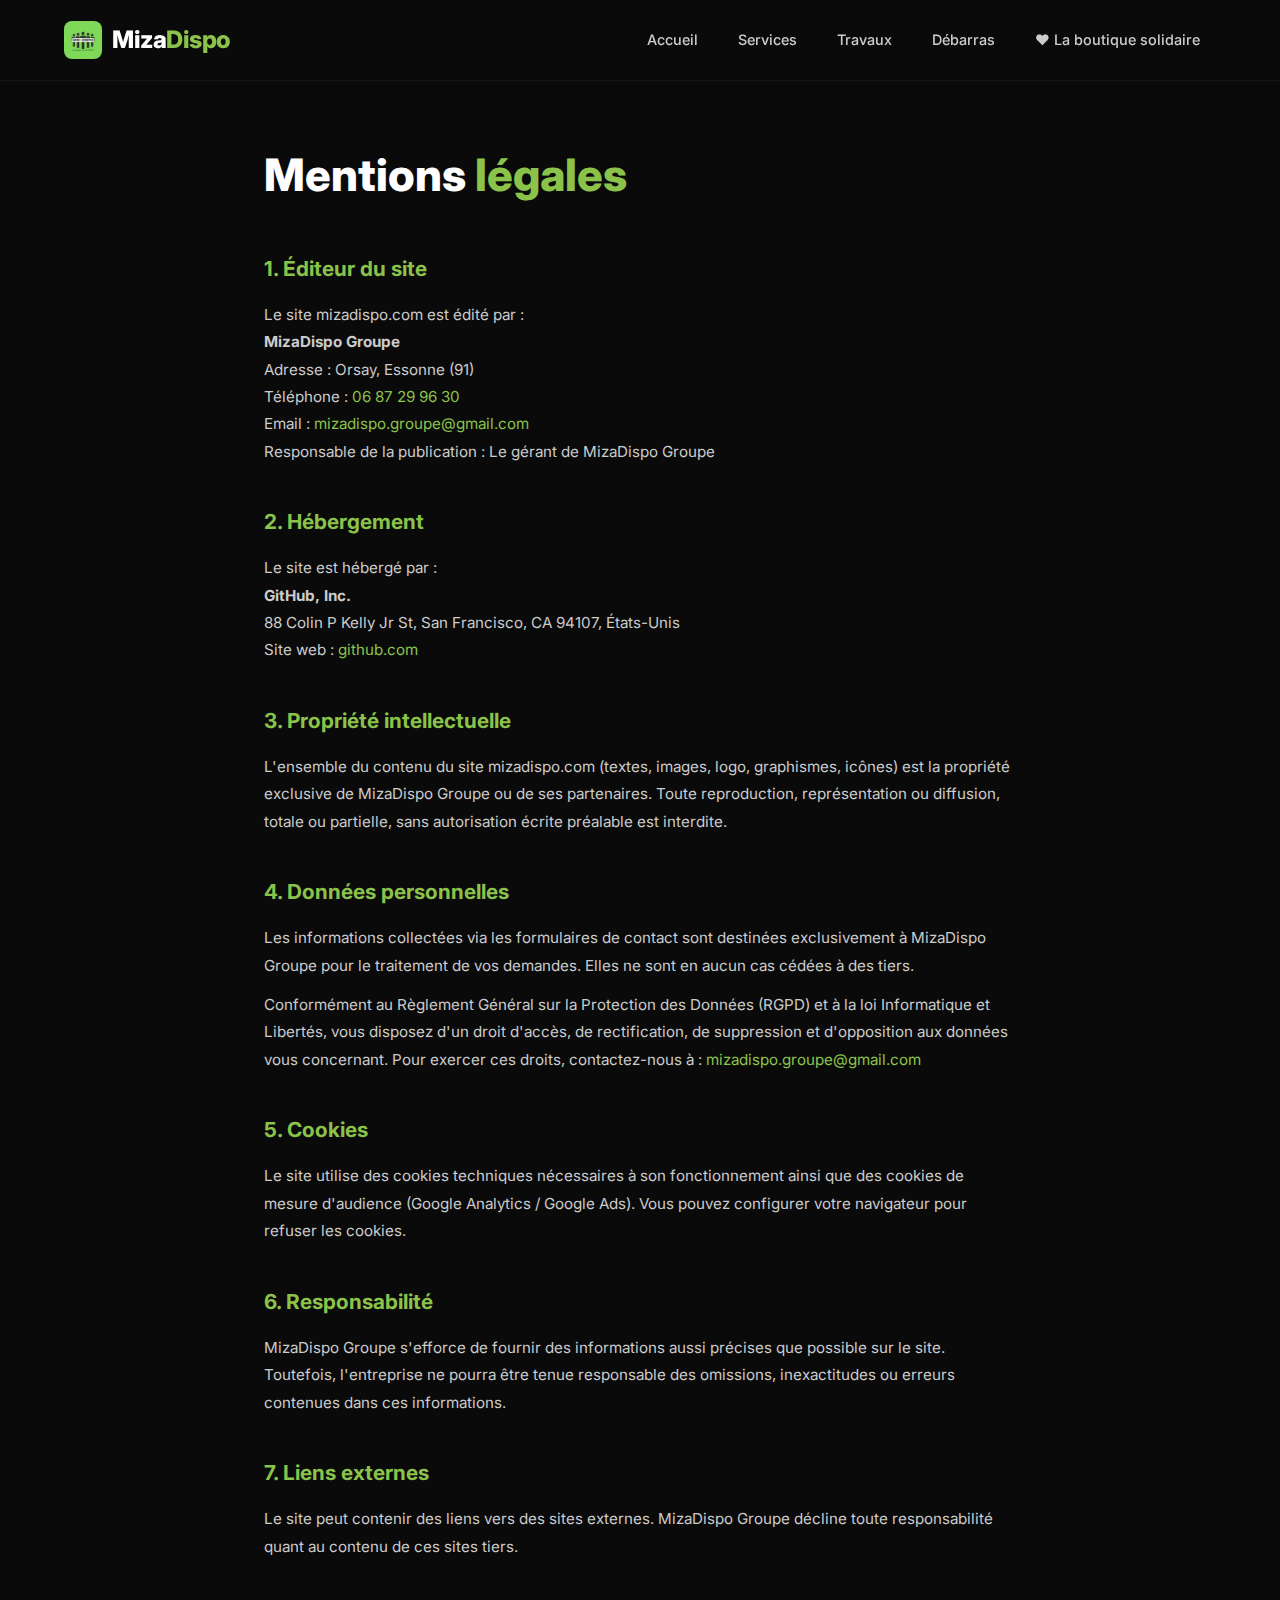
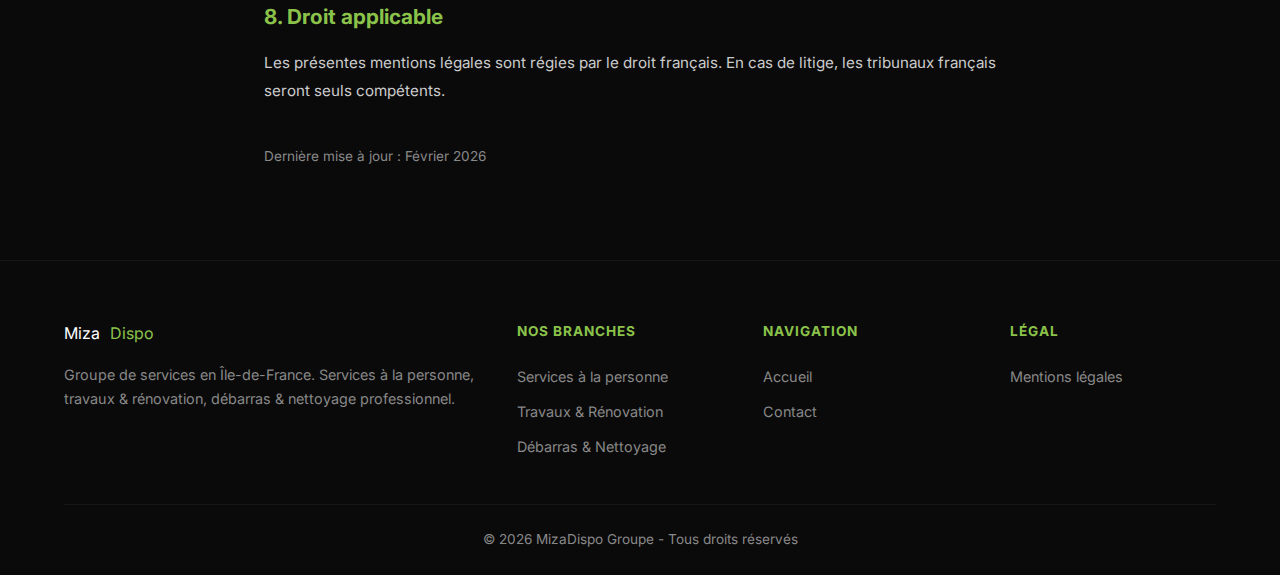
<file: mentions-legales.html>
<!DOCTYPE html>
<html lang="fr">
<head>
    <meta charset="UTF-8">
    <meta name="viewport" content="width=device-width, initial-scale=1.0">
    <meta name="description" content="Mentions légales du site MizaDispo.com - Groupe de services en Île-de-France.">
    <title>Mentions légales - MizaDispo</title>
    <link rel="preconnect" href="https://fonts.googleapis.com">
    <link rel="preconnect" href="https://fonts.gstatic.com" crossorigin>
    <link href="https://fonts.googleapis.com/css2?family=Inter:wght@300;400;500;600;700;800&display=swap" rel="stylesheet">
    <link rel="icon" type="image/png" sizes="32x32" href="img/favicon-32.png">
    <link rel="icon" type="image/png" sizes="16x16" href="img/favicon-16.png">
    <link rel="stylesheet" href="css/style.css">
    <style>
        .legal-section {
            padding: 140px 24px 80px;
            max-width: 800px;
            margin: 0 auto;
        }
        .legal-section h1 {
            font-size: clamp(2rem, 4vw, 2.8rem);
            font-weight: 800;
            margin-bottom: 40px;
        }
        .legal-section h2 {
            font-size: 1.3rem;
            font-weight: 700;
            color: #8BC34A;
            margin-top: 40px;
            margin-bottom: 16px;
        }
        .legal-section p, .legal-section li {
            color: #ccc;
            font-size: 0.95rem;
            line-height: 1.8;
            margin-bottom: 12px;
        }
        .legal-section ul {
            list-style: none;
            padding: 0;
        }
        .legal-section ul li::before {
            content: '- ';
            color: #8BC34A;
        }
        .legal-section a {
            color: #8BC34A;
        }
    </style>
</head>
<body>

    <!-- Header -->
    <header class="header" id="header">
        <div class="container">
            <a href="index.html" class="logo">
                <img src="img/logo.png" alt="MizaDispo" class="logo-img">
                <span class="logo-text"><span class="logo-miza">Miza</span><span class="logo-dispo">Dispo</span></span>
            </a>
            <nav class="nav" id="nav">
                <a href="index.html" class="nav-link">Accueil</a>
                <a href="services.html" class="nav-link">Services</a>
                <a href="travaux.html" class="nav-link">Travaux</a>
                <a href="debarras.html" class="nav-link">Débarras</a>
                <a href="solidarite.html" class="nav-link">&#10084; La boutique solidaire</a>
            </nav>
            <button class="hamburger" id="hamburger" aria-label="Menu">
                <span></span>
                <span></span>
                <span></span>
            </button>
        </div>
    </header>

    <section class="legal-section">
        <h1>Mentions <span class="highlight">légales</span></h1>

        <h2>1. Éditeur du site</h2>
        <p>
            Le site mizadispo.com est édité par :<br>
            <strong>MizaDispo Groupe</strong><br>
            Adresse : Orsay, Essonne (91)<br>
            Téléphone : <a href="tel:0687299630">06 87 29 96 30</a><br>
            Email : <a href="mailto:mizadispo.groupe@gmail.com">mizadispo.groupe@gmail.com</a><br>
            Responsable de la publication : Le gérant de MizaDispo Groupe
        </p>

        <h2>2. Hébergement</h2>
        <p>
            Le site est hébergé par :<br>
            <strong>GitHub, Inc.</strong><br>
            88 Colin P Kelly Jr St, San Francisco, CA 94107, États-Unis<br>
            Site web : <a href="https://github.com" target="_blank" rel="noopener">github.com</a>
        </p>

        <h2>3. Propriété intellectuelle</h2>
        <p>
            L'ensemble du contenu du site mizadispo.com (textes, images, logo, graphismes, icônes) est la propriété exclusive de MizaDispo Groupe ou de ses partenaires. Toute reproduction, représentation ou diffusion, totale ou partielle, sans autorisation écrite préalable est interdite.
        </p>

        <h2>4. Données personnelles</h2>
        <p>
            Les informations collectées via les formulaires de contact sont destinées exclusivement à MizaDispo Groupe pour le traitement de vos demandes. Elles ne sont en aucun cas cédées à des tiers.
        </p>
        <p>
            Conformément au Règlement Général sur la Protection des Données (RGPD) et à la loi Informatique et Libertés, vous disposez d'un droit d'accès, de rectification, de suppression et d'opposition aux données vous concernant. Pour exercer ces droits, contactez-nous à : <a href="mailto:mizadispo.groupe@gmail.com">mizadispo.groupe@gmail.com</a>
        </p>

        <h2>5. Cookies</h2>
        <p>
            Le site utilise des cookies techniques nécessaires à son fonctionnement ainsi que des cookies de mesure d'audience (Google Analytics / Google Ads). Vous pouvez configurer votre navigateur pour refuser les cookies.
        </p>

        <h2>6. Responsabilité</h2>
        <p>
            MizaDispo Groupe s'efforce de fournir des informations aussi précises que possible sur le site. Toutefois, l'entreprise ne pourra être tenue responsable des omissions, inexactitudes ou erreurs contenues dans ces informations.
        </p>

        <h2>7. Liens externes</h2>
        <p>
            Le site peut contenir des liens vers des sites externes. MizaDispo Groupe décline toute responsabilité quant au contenu de ces sites tiers.
        </p>

        <h2>8. Droit applicable</h2>
        <p>
            Les présentes mentions légales sont régies par le droit français. En cas de litige, les tribunaux français seront seuls compétents.
        </p>

        <p style="margin-top: 40px; color: #888; font-size: 0.85rem;">Dernière mise à jour : Février 2026</p>
    </section>

    <!-- Footer -->
    <footer class="footer">
        <div class="container">
            <div class="footer-content">
                <div class="footer-brand">
                    <a href="index.html" class="logo">
                        <span class="logo-miza">Miza</span><span class="logo-dispo">Dispo</span>
                    </a>
                    <p>Groupe de services en Île-de-France. Services à la personne, travaux & rénovation, débarras & nettoyage professionnel.</p>
                </div>
                <div class="footer-links">
                    <h4>Nos branches</h4>
                    <a href="services.html">Services à la personne</a>
                    <a href="travaux.html">Travaux & Rénovation</a>
                    <a href="debarras.html">Débarras & Nettoyage</a>
                </div>
                <div class="footer-links">
                    <h4>Navigation</h4>
                    <a href="index.html">Accueil</a>
                    <a href="index.html#contact">Contact</a>
                </div>
                <div class="footer-links">
                    <h4>Légal</h4>
                    <a href="mentions-legales.html">Mentions légales</a>
                </div>
            </div>
            <div class="footer-bottom">
                <p>&copy; 2026 MizaDispo Groupe - Tous droits réservés</p>
            </div>
        </div>
    </footer>

    <script src="js/main.js"></script>
</body>
</html>
</file>
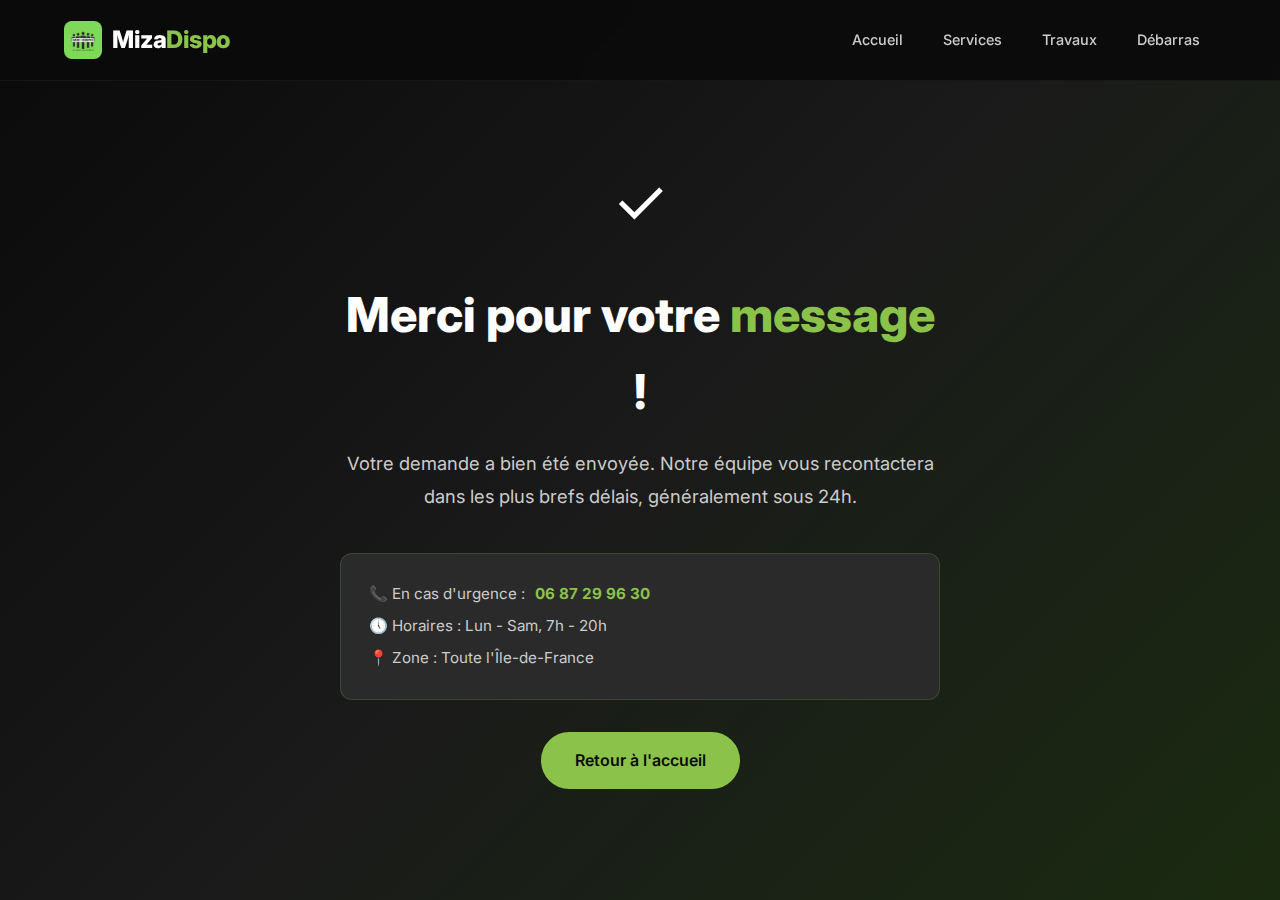
<file: merci.html>
<!DOCTYPE html>
<html lang="fr">
<head>
    <meta charset="UTF-8">
    <meta name="viewport" content="width=device-width, initial-scale=1.0">
    <meta name="robots" content="noindex">
    <!-- Google tag (gtag.js) -->
    <script async src="https://www.googletagmanager.com/gtag/js?id=AW-17961578021"></script>
    <script>
      window.dataLayer = window.dataLayer || [];
      function gtag(){dataLayer.push(arguments);}
      gtag('js', new Date());
      gtag('config', 'AW-17961578021');
      // Conversion "Demande de devis" - se déclenche au chargement de la page merci
      gtag('event', 'conversion', {'send_to': 'AW-17961578021/69lgCLqhw_sbEKXc3_RC'});
    </script>
    <title>Merci ! - MizaDispo</title>
    <link rel="preconnect" href="https://fonts.googleapis.com">
    <link rel="preconnect" href="https://fonts.gstatic.com" crossorigin>
    <link href="https://fonts.googleapis.com/css2?family=Inter:wght@300;400;500;600;700;800&display=swap" rel="stylesheet">
    <link rel="icon" type="image/png" sizes="32x32" href="img/favicon-32.png">
    <link rel="icon" type="image/png" sizes="16x16" href="img/favicon-16.png">
    <link rel="stylesheet" href="css/style.css">
    <style>
        .merci-section {
            min-height: 100vh;
            display: flex;
            align-items: center;
            justify-content: center;
            text-align: center;
            padding: 120px 24px 80px;
            background: linear-gradient(135deg, #0a0a0a 0%, #1a1a1a 50%, #1a2a10 100%);
        }
        .merci-content {
            max-width: 600px;
        }
        .merci-icon {
            font-size: 4rem;
            margin-bottom: 24px;
            display: block;
        }
        .merci-title {
            font-size: clamp(2rem, 4vw, 3rem);
            font-weight: 800;
            margin-bottom: 16px;
        }
        .merci-text {
            color: #ccc;
            font-size: 1.15rem;
            line-height: 1.8;
            margin-bottom: 40px;
        }
        .merci-info {
            background: #2a2a2a;
            border: 1px solid rgba(139, 195, 74, 0.2);
            border-radius: 12px;
            padding: 28px;
            margin-bottom: 32px;
            text-align: left;
        }
        .merci-info p {
            color: #ccc;
            font-size: 0.95rem;
            margin-bottom: 8px;
            display: flex;
            align-items: center;
            gap: 10px;
        }
        .merci-info p:last-child { margin-bottom: 0; }
    </style>
</head>
<body>

    <!-- Header -->
    <header class="header" id="header">
        <div class="container">
            <a href="index.html" class="logo">
                <img src="img/logo.png" alt="MizaDispo" class="logo-img">
                <span class="logo-text"><span class="logo-miza">Miza</span><span class="logo-dispo">Dispo</span></span>
            </a>
            <nav class="nav" id="nav">
                <a href="index.html" class="nav-link">Accueil</a>
                <a href="services.html" class="nav-link">Services</a>
                <a href="travaux.html" class="nav-link">Travaux</a>
                <a href="debarras.html" class="nav-link">Débarras</a>
            </nav>
            <button class="hamburger" id="hamburger" aria-label="Menu">
                <span></span>
                <span></span>
                <span></span>
            </button>
        </div>
    </header>

    <section class="merci-section">
        <div class="merci-content">
            <span class="merci-icon">&#10003;</span>
            <h1 class="merci-title">Merci pour votre <span class="highlight">message</span> !</h1>
            <p class="merci-text">
                Votre demande a bien été envoyée. Notre équipe vous recontactera dans les plus brefs délais, généralement sous 24h.
            </p>
            <div class="merci-info">
                <p>&#128222; En cas d'urgence : <strong><a href="tel:0687299630" style="color: #8BC34A;">06 87 29 96 30</a></strong></p>
                <p>&#128340; Horaires : Lun - Sam, 7h - 20h</p>
                <p>&#128205; Zone : Toute l'Île-de-France</p>
            </div>
            <a href="index.html" class="btn btn-primary">Retour à l'accueil</a>
        </div>
    </section>

    <script src="js/main.js"></script>
</body>
</html>
</file>
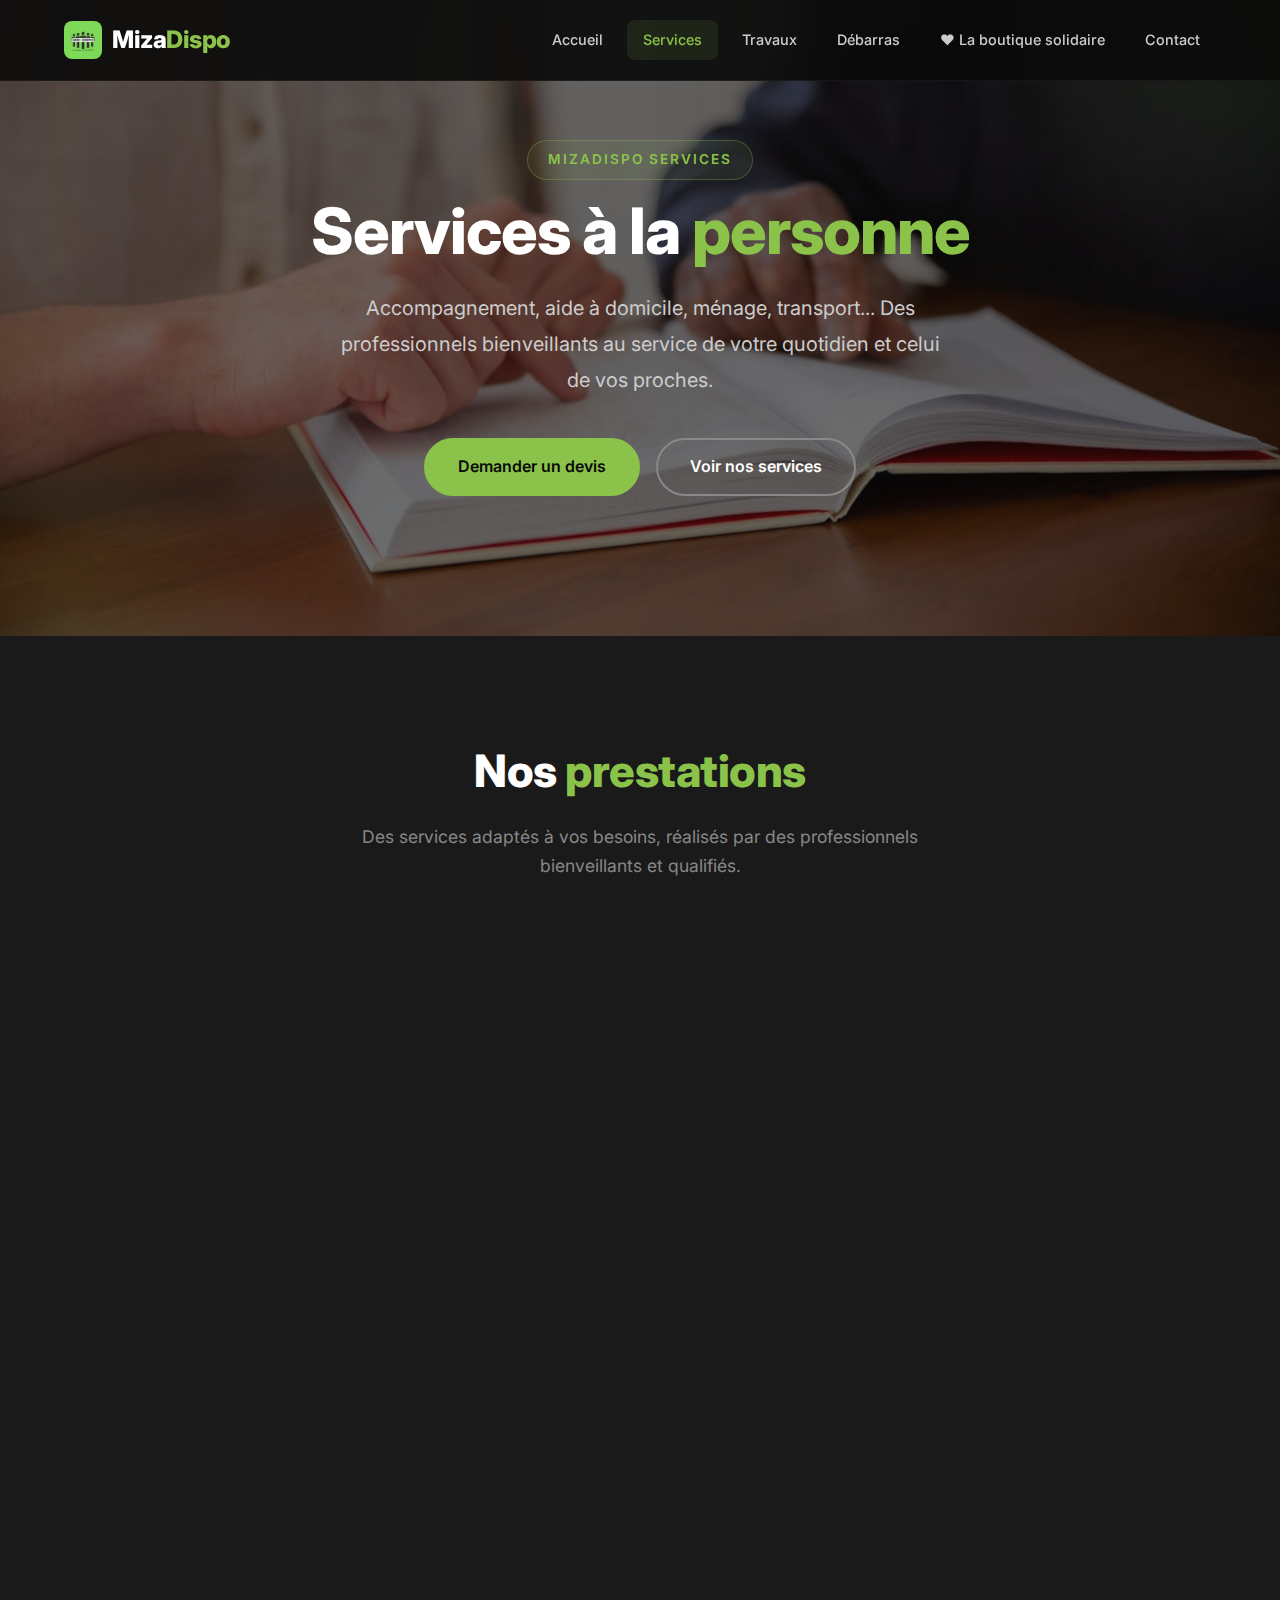
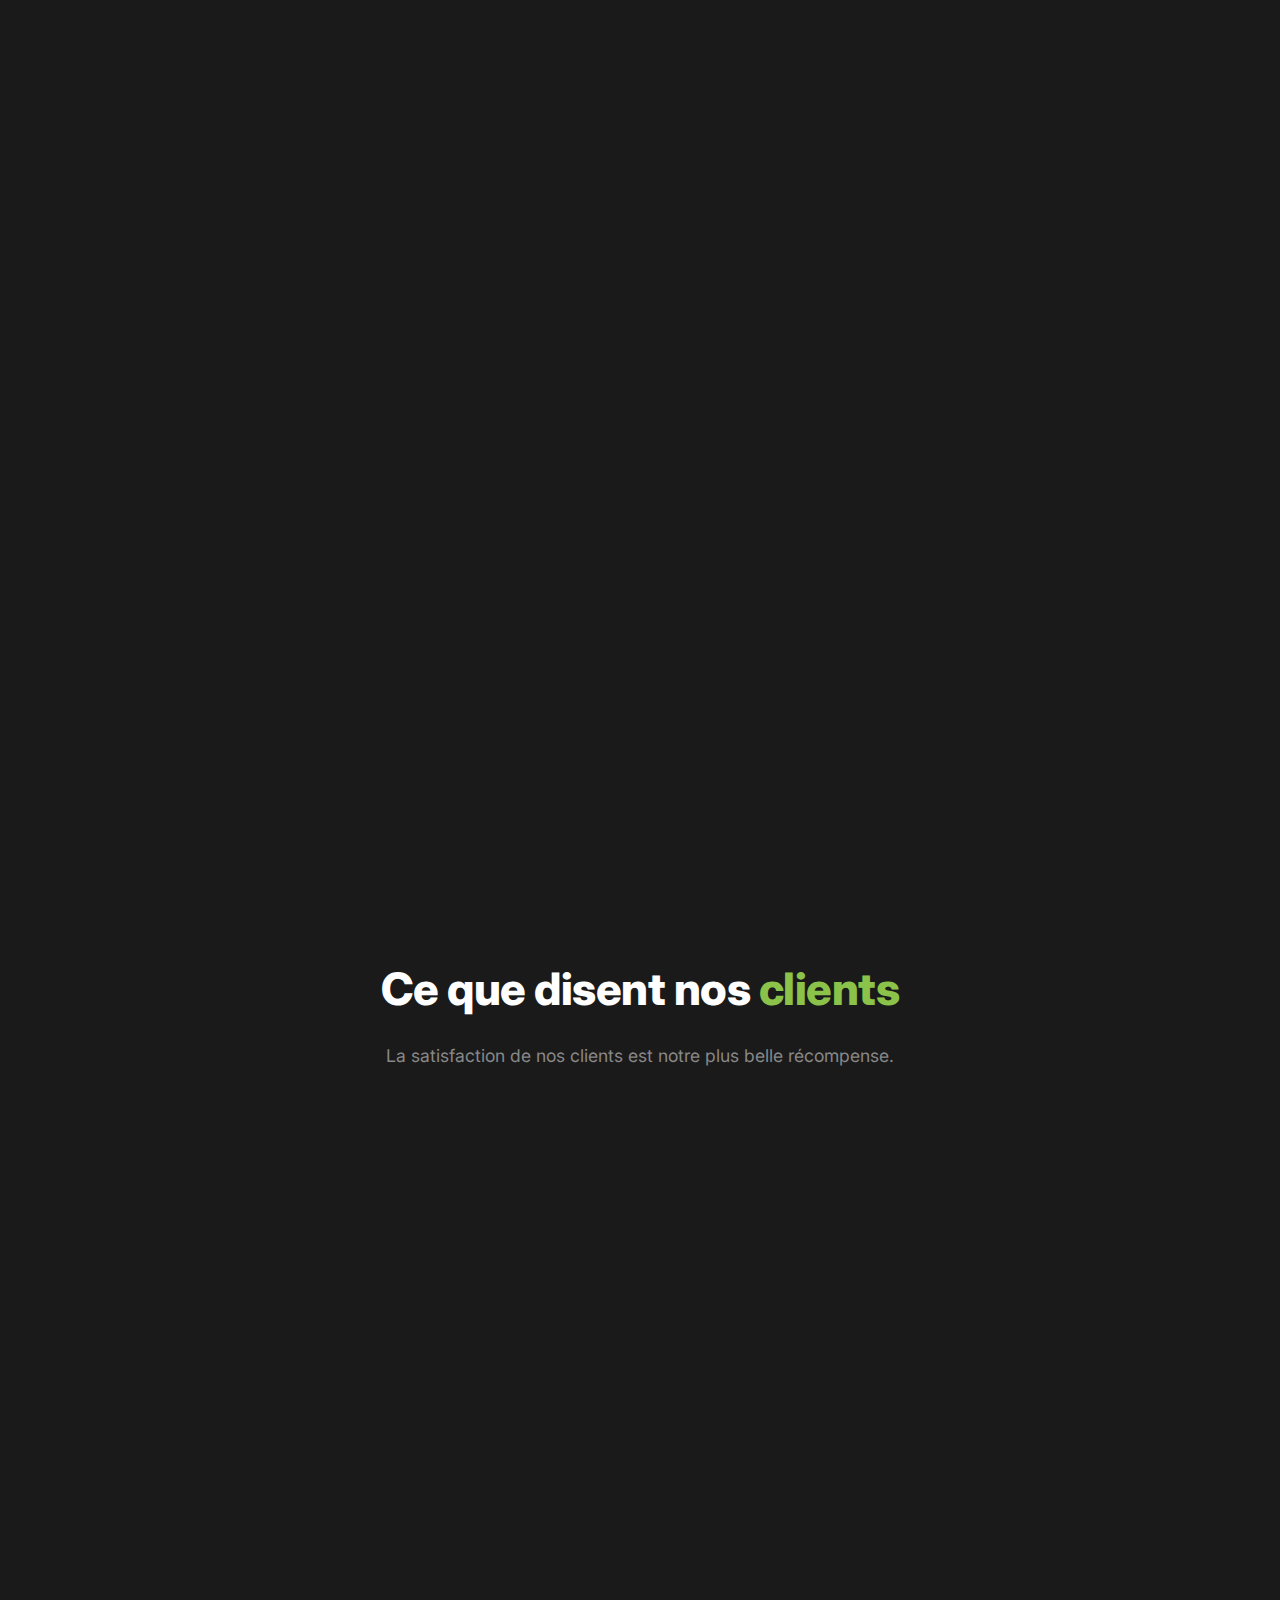
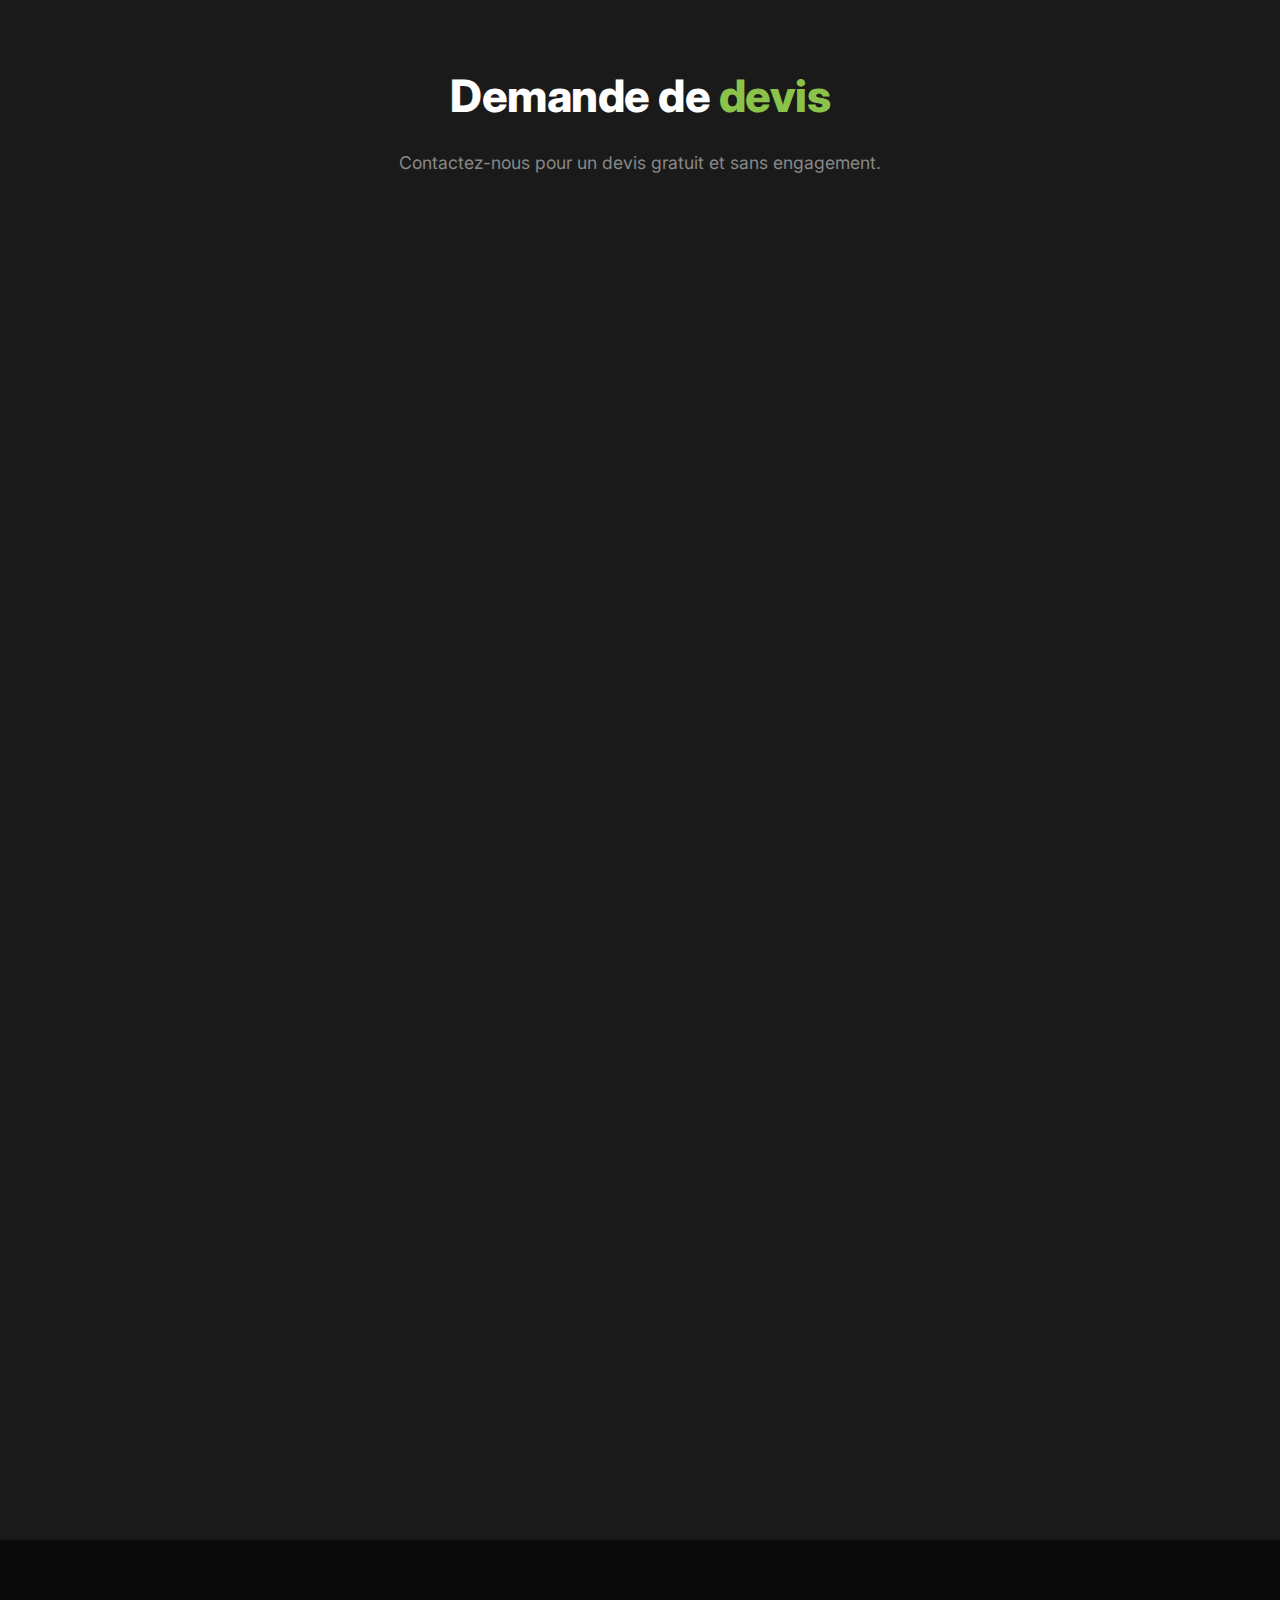
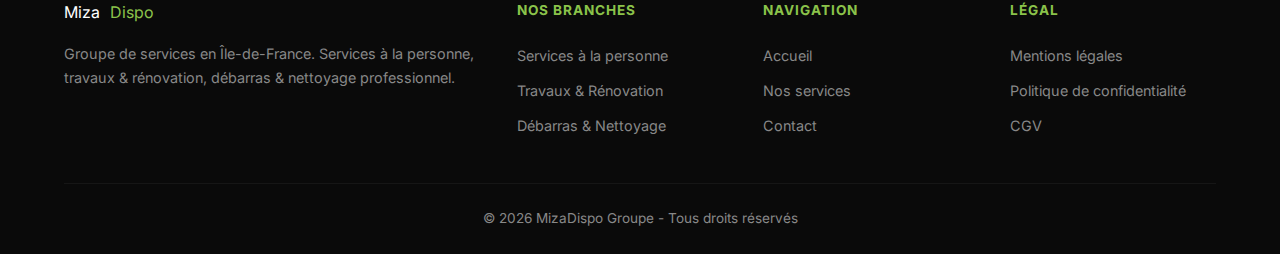
<file: services.html>
<!DOCTYPE html>
<html lang="fr">
<head>
    <meta charset="UTF-8">
    <meta name="viewport" content="width=device-width, initial-scale=1.0">
    <!-- Google tag (gtag.js) -->
    <script async src="https://www.googletagmanager.com/gtag/js?id=AW-17961578021"></script>
    <script>
      window.dataLayer = window.dataLayer || [];
      function gtag(){dataLayer.push(arguments);}
      gtag('js', new Date());
      gtag('config', 'AW-17961578021');
    </script>
    <meta name="google-site-verification" content="S_enaoIWLwvZ5xWOOShUn9vrEvjrxlj-tAmxvqmNuIU" />
    <meta name="description" content="MizaDispo Services - Accompagnement personnes âgées et handicapées, aide à domicile, ménage, transport, compagnie en Île-de-France.">
    <meta name="keywords" content="services à la personne, aide à domicile, accompagnement, personnes âgées, handicap, ménage, transport, Orsay">
    <meta property="og:title" content="Services à la personne - MizaDispo">
    <meta property="og:description" content="Accompagnement personnes âgées et handicapées, aide à domicile, ménage, transport, compagnie en Île-de-France.">
    <meta property="og:image" content="https://mizadispo.com/img/logo.png">
    <meta property="og:url" content="https://mizadispo.com/services.html">
    <meta property="og:type" content="website">
    <meta property="og:locale" content="fr_FR">
    <title>Services à la personne - MizaDispo</title>
    <link rel="preconnect" href="https://fonts.googleapis.com">
    <link rel="preconnect" href="https://fonts.gstatic.com" crossorigin>
    <link href="https://fonts.googleapis.com/css2?family=Inter:wght@300;400;500;600;700;800&display=swap" rel="stylesheet">
    <link rel="icon" type="image/png" sizes="32x32" href="img/favicon-32.png">
    <link rel="icon" type="image/png" sizes="16x16" href="img/favicon-16.png">
    <link rel="apple-touch-icon" href="img/logo.png">
    <link rel="stylesheet" href="css/style.css">
</head>
<body>

    <!-- Header -->
    <header class="header" id="header">
        <div class="container">
            <a href="index.html" class="logo">
                <img src="img/logo.png" alt="MizaDispo" class="logo-img" loading="lazy">
                <span class="logo-text"><span class="logo-miza">Miza</span><span class="logo-dispo">Dispo</span></span>
            </a>
            <nav class="nav" id="nav">
                <a href="index.html" class="nav-link">Accueil</a>
                <a href="services.html" class="nav-link active">Services</a>
                <a href="travaux.html" class="nav-link">Travaux</a>
                <a href="debarras.html" class="nav-link">Débarras</a>
                <a href="solidarite.html" class="nav-link">&#10084; La boutique solidaire</a>
                <a href="#contact" class="nav-link">Contact</a>
            </nav>
            <button class="hamburger" id="hamburger" aria-label="Menu">
                <span></span>
                <span></span>
                <span></span>
            </button>
        </div>
    </header>

    <!-- Hero -->
    <section class="hero hero-sub" id="accueil" style="background-image: url('img/hero/hero-services.jpg'); background-size: cover; background-position: center;">
        <div class="hero-overlay"></div>
        <div class="container hero-content">
            <p class="hero-tag">MizaDispo Services</p>
            <h1 class="hero-title">
                Services à la <span class="highlight">personne</span>
            </h1>
            <p class="hero-subtitle">
                Accompagnement, aide à domicile, ménage, transport... Des professionnels bienveillants
                au service de votre quotidien et celui de vos proches.
            </p>
            <div class="hero-buttons">
                <a href="#contact" class="btn btn-primary">Demander un devis</a>
                <a href="#services" class="btn btn-outline">Voir nos services</a>
            </div>
        </div>
    </section>

    <!-- Services -->
    <section class="services" id="services">
        <div class="container">
            <h2 class="section-title">Nos <span class="highlight">prestations</span></h2>
            <p class="section-subtitle">Des services adaptés à vos besoins, réalisés par des professionnels bienveillants et qualifiés.</p>

            <div class="services-grid">
                <div class="service-card">
                    <img src="img/services/elderly-care.jpg" alt="Accompagnement personnes âgées" class="service-card-img" loading="lazy">
                    <div class="service-card-body">
                        <div class="service-icon">👴</div>
                        <h3>Accompagnement personnes âgées</h3>
                        <p>Présence attentive et bienveillante pour vos proches. Aide au quotidien, compagnie et soutien moral pour un maintien à domicile serein.</p>
                    </div>
                </div>

                <div class="service-card">
                    <img src="img/services/disabled-care.jpg" alt="Accompagnement personnes handicapées" class="service-card-img" loading="lazy">
                    <div class="service-card-body">
                        <div class="service-icon">♿</div>
                        <h3>Accompagnement personnes handicapées</h3>
                        <p>Assistance personnalisée et adaptée. Nous vous accompagnons dans toutes vos activités avec respect et professionnalisme.</p>
                    </div>
                </div>

                <div class="service-card">
                    <img src="img/services/transport.jpg" alt="Transport accompagné" class="service-card-img" loading="lazy">
                    <div class="service-card-body">
                        <div class="service-icon">🚗</div>
                        <h3>Transport & accompagnement</h3>
                        <p>Courses, rendez-vous médicaux, démarches administratives. Nous vous conduisons où vous en avez besoin, en toute sécurité.</p>
                    </div>
                </div>

                <div class="service-card">
                    <img src="img/services/shopping.jpg" alt="Courses et achats" class="service-card-img" loading="lazy">
                    <div class="service-card-body">
                        <div class="service-icon">🛒</div>
                        <h3>Aide aux courses</h3>
                        <p>Accompagnement ou livraison de vos courses. Nous vous aidons à faire vos achats en toute sérénité.</p>
                    </div>
                </div>

                <div class="service-card">
                    <img src="img/services/cleaning.jpg" alt="Ménage et entretien" class="service-card-img" loading="lazy">
                    <div class="service-card-body">
                        <div class="service-icon">🧹</div>
                        <h3>Ménage & entretien</h3>
                        <p>Entretien régulier ou ponctuel de votre domicile. Un intérieur propre et sain, sans effort de votre part.</p>
                    </div>
                </div>

                <div class="service-card">
                    <img src="img/services/companionship.jpg" alt="Compagnie et présence" class="service-card-img" loading="lazy">
                    <div class="service-card-body">
                        <div class="service-icon">🤗</div>
                        <h3>Compagnie pour personnes seules</h3>
                        <p>Présence chaleureuse, conversations, activités partagées. Rompre l'isolement et apporter du réconfort au quotidien.</p>
                    </div>
                </div>

                <div class="service-card">
                    <img src="img/services/it-help.jpg" alt="Aide informatique" class="service-card-img" loading="lazy">
                    <div class="service-card-body">
                        <div class="service-icon">💻</div>
                        <h3>Aide informatique & numérique</h3>
                        <p>Installation, dépannage, initiation. Nous vous aidons à maîtriser vos outils numériques en toute simplicité.</p>
                    </div>
                </div>

                <div class="service-card">
                    <img src="img/services/gardening.jpg" alt="Jardinage et extérieur" class="service-card-img" loading="lazy">
                    <div class="service-card-body">
                        <div class="service-icon">🌿</div>
                        <h3>Jardinage & entretien extérieur</h3>
                        <p>Tonte, taille, désherbage, entretien de vos espaces verts. Un jardin soigné toute l'année.</p>
                    </div>
                </div>

                <div class="service-card">
                    <img src="img/services/handyman.jpg" alt="Petit bricolage" class="service-card-img" loading="lazy">
                    <div class="service-card-body">
                        <div class="service-icon">🔧</div>
                        <h3>Petits travaux & bricolage</h3>
                        <p>Montage de meubles, petites réparations, installations diverses. Des interventions rapides et soignées à domicile.</p>
                    </div>
                </div>
            </div>
        </div>
    </section>

    <!-- Témoignages -->
    <section class="temoignages" id="temoignages">
        <div class="container">
            <h2 class="section-title">Ce que disent nos <span class="highlight">clients</span></h2>
            <p class="section-subtitle">La satisfaction de nos clients est notre plus belle récompense.</p>

            <div class="temoignages-grid">
                <div class="temoignage-card">
                    <div class="temoignage-stars">★★★★★</div>
                    <p class="temoignage-text">
                        "MizaDispo accompagne ma mère depuis plusieurs mois. L'équipe est formidable,
                        toujours ponctuelle et très attentionnée. Je suis rassurée de savoir maman entre de bonnes mains."
                    </p>
                    <div class="temoignage-author">
                        <div class="temoignage-avatar">S</div>
                        <div>
                            <strong>Sophie M.</strong>
                            <span>Accompagnement personnes âgées</span>
                        </div>
                    </div>
                </div>

                <div class="temoignage-card">
                    <div class="temoignage-stars">★★★★★</div>
                    <p class="temoignage-text">
                        "Excellent service de ménage ! Mon appartement n'a jamais été aussi propre.
                        L'intervenante est discrète, efficace et très agréable. Je recommande vivement."
                    </p>
                    <div class="temoignage-author">
                        <div class="temoignage-avatar">M</div>
                        <div>
                            <strong>Marc D.</strong>
                            <span>Ménage & entretien</span>
                        </div>
                    </div>
                </div>

                <div class="temoignage-card">
                    <div class="temoignage-stars">★★★★★</div>
                    <p class="temoignage-text">
                        "Grâce à MizaDispo, mon père bénéficie d'une compagnie régulière.
                        Il attend chaque visite avec impatience. Un vrai rayon de soleil dans son quotidien."
                    </p>
                    <div class="temoignage-author">
                        <div class="temoignage-avatar">F</div>
                        <div>
                            <strong>Fatima L.</strong>
                            <span>Compagnie personnes seules</span>
                        </div>
                    </div>
                </div>
            </div>
        </div>
    </section>

    <!-- Contact -->
    <section class="contact" id="contact">
        <div class="container">
            <h2 class="section-title">Demande de <span class="highlight">devis</span></h2>
            <p class="section-subtitle">Contactez-nous pour un devis gratuit et sans engagement.</p>

            <div class="contact-content">
                <form class="contact-form contact-form-detailed" id="contactForm" action="https://formsubmit.co/mizadispo.groupe@gmail.com" method="POST">
                    <input type="hidden" name="_subject" value="Demande de devis - Services à la personne">
                    <input type="hidden" name="_captcha" value="false">
                    <input type="hidden" name="_next" value="https://mizadispo.com/merci.html">
                    <input type="text" name="_honey" style="display:none">
                    <input type="hidden" name="branche" value="Services à la personne">

                    <h3 class="form-section-title">Vos coordonnées</h3>
                    <div class="form-group">
                        <label for="name">Nom complet</label>
                        <input type="text" id="name" name="name" placeholder="Votre nom" required>
                    </div>
                    <div class="form-group">
                        <label for="email">Email</label>
                        <input type="email" id="email" name="email" placeholder="votre@email.com" required>
                    </div>
                    <div class="form-group">
                        <label for="phone">Téléphone</label>
                        <input type="tel" id="phone" name="phone" placeholder="06 XX XX XX XX" required>
                    </div>
                    <div class="form-group">
                        <label for="ville">Ville / Code postal</label>
                        <input type="text" id="ville" name="ville" placeholder="Ex : Orsay 91400" required>
                    </div>

                    <h3 class="form-section-title">Votre besoin</h3>
                    <div class="form-group">
                        <label for="service">Service souhaité</label>
                        <select id="service" name="service" required>
                            <option value="">Choisir un service</option>
                            <option value="accompagnement-age">Accompagnement personnes âgées</option>
                            <option value="accompagnement-handicap">Accompagnement personnes handicapées</option>
                            <option value="transport">Transport & accompagnement</option>
                            <option value="courses">Aide aux courses</option>
                            <option value="menage">Ménage & entretien</option>
                            <option value="compagnie">Compagnie pour personnes seules</option>
                            <option value="informatique">Aide informatique & numérique</option>
                            <option value="jardinage">Jardinage & entretien extérieur</option>
                            <option value="bricolage">Petits travaux & bricolage</option>
                        </select>
                    </div>
                    <div class="form-group">
                        <label for="beneficiaire">Pour qui ?</label>
                        <select id="beneficiaire" name="beneficiaire" required>
                            <option value="">Choisir</option>
                            <option value="moi-meme">Pour moi-même</option>
                            <option value="parent">Pour un parent / proche</option>
                            <option value="conjoint">Pour mon conjoint(e)</option>
                            <option value="autre">Autre</option>
                        </select>
                    </div>
                    <div class="form-group">
                        <label for="frequence">Fréquence souhaitée</label>
                        <select id="frequence" name="frequence" required>
                            <option value="">Choisir</option>
                            <option value="ponctuel">Ponctuel (une seule fois)</option>
                            <option value="hebdomadaire">1 fois par semaine</option>
                            <option value="bi-hebdomadaire">2 à 3 fois par semaine</option>
                            <option value="quotidien">Tous les jours</option>
                            <option value="a-definir">À définir ensemble</option>
                        </select>
                    </div>
                    <div class="form-group">
                        <label for="horaires">Jours & horaires préférés</label>
                        <input type="text" id="horaires" name="horaires" placeholder="Ex : Lundi et jeudi matin">
                    </div>
                    <div class="form-group form-group-full">
                        <label for="message">Précisions sur votre besoin</label>
                        <textarea id="message" name="message" rows="5" placeholder="Décrivez la situation : état de santé, mobilité, tâches souhaitées, contraintes particulières..." required></textarea>
                    </div>
                    <button type="submit" class="btn btn-primary btn-submit">Envoyer ma demande de devis</button>
                </form>

                <div class="contact-info">
                    <div class="contact-info-card">
                        <div class="contact-info-item">
                            <span class="contact-icon">📞</span>
                            <div>
                                <strong>Téléphone</strong>
                                <p>06 87 29 96 30</p>
                            </div>
                        </div>
                        <div class="contact-info-item">
                            <span class="contact-icon">📧</span>
                            <div>
                                <strong>Email</strong>
                                <p>mizadispo.groupe@gmail.com</p>
                            </div>
                        </div>
                        <div class="contact-info-item">
                            <span class="contact-icon">📍</span>
                            <div>
                                <strong>Zone</strong>
                                <p>Toute l'Île-de-France</p>
                            </div>
                        </div>
                        <div class="contact-info-item">
                            <span class="contact-icon">🕐</span>
                            <div>
                                <strong>Horaires</strong>
                                <p>Lun - Sam : 7h - 20h<br>Dimanche sur demande</p>
                            </div>
                        </div>
                    </div>
                </div>
            </div>
        </div>
    </section>

    <!-- Footer -->
    <footer class="footer">
        <div class="container">
            <div class="footer-content">
                <div class="footer-brand">
                    <a href="index.html" class="logo">
                        <span class="logo-miza">Miza</span><span class="logo-dispo">Dispo</span>
                    </a>
                    <p>Groupe de services en Île-de-France. Services à la personne, travaux & rénovation, débarras & nettoyage professionnel.</p>
                </div>
                <div class="footer-links">
                    <h4>Nos branches</h4>
                    <a href="services.html">Services à la personne</a>
                    <a href="travaux.html">Travaux & Rénovation</a>
                    <a href="debarras.html">Débarras & Nettoyage</a>
                </div>
                <div class="footer-links">
                    <h4>Navigation</h4>
                    <a href="index.html">Accueil</a>
                    <a href="#services">Nos services</a>
                    <a href="#contact">Contact</a>
                </div>
                <div class="footer-links">
                    <h4>Légal</h4>
                    <a href="mentions-legales.html">Mentions légales</a>
                    <a href="mentions-legales.html">Politique de confidentialité</a>
                    <a href="mentions-legales.html">CGV</a>
                </div>
            </div>
            <div class="footer-bottom">
                <p>&copy; 2026 MizaDispo Groupe - Tous droits réservés</p>
            </div>
        </div>
    </footer>

    <a href="tel:0687299630" class="floating-phone">&#128222; Appeler le 06 87 29 96 30</a>

    <script>
      // Tracking conversion appel téléphonique
      document.querySelectorAll('a[href^="tel:"]').forEach(function(link) {
        link.addEventListener('click', function() {
          gtag('event', 'conversion', {
            'send_to': 'AW-17961578021/fnm0CKOk6f0bEKXc3_RC'
          });
        });
      });
    </script>
    <script src="js/main.js"></script>
</body>
</html>
</file>
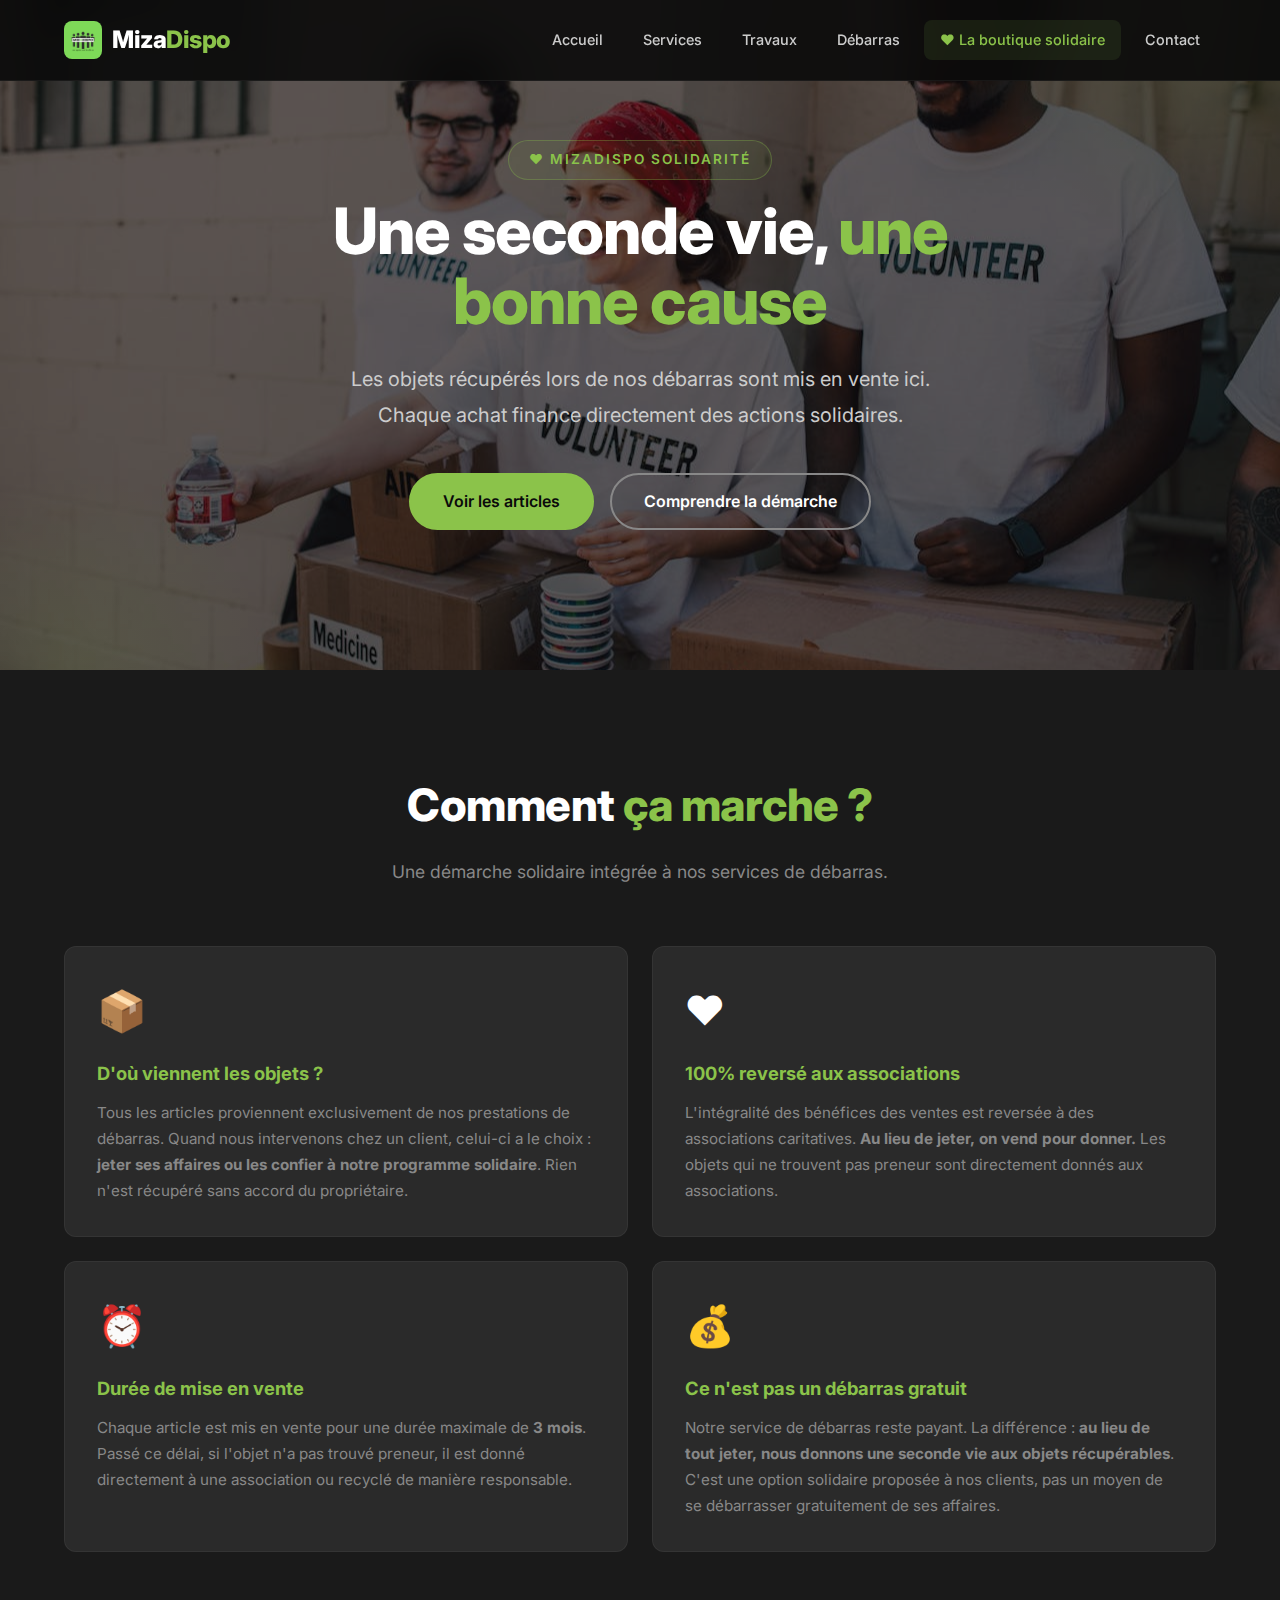
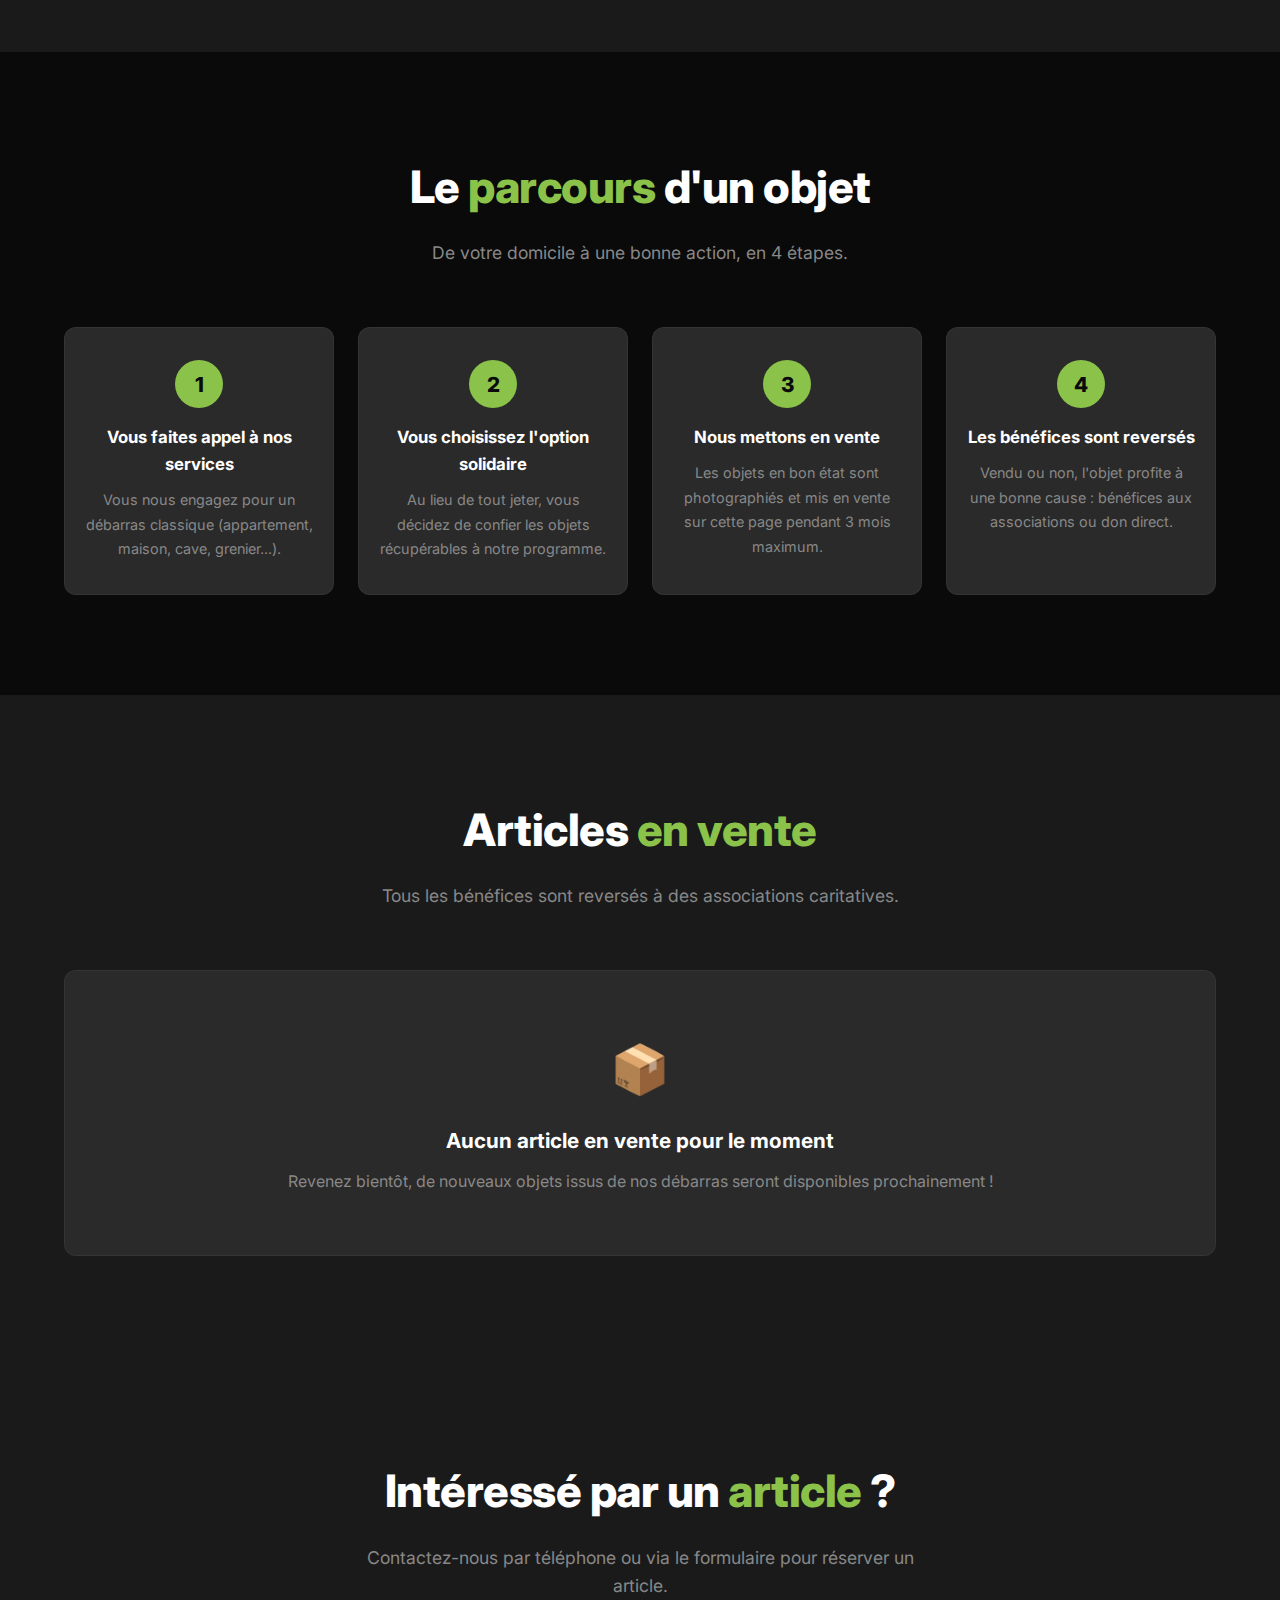
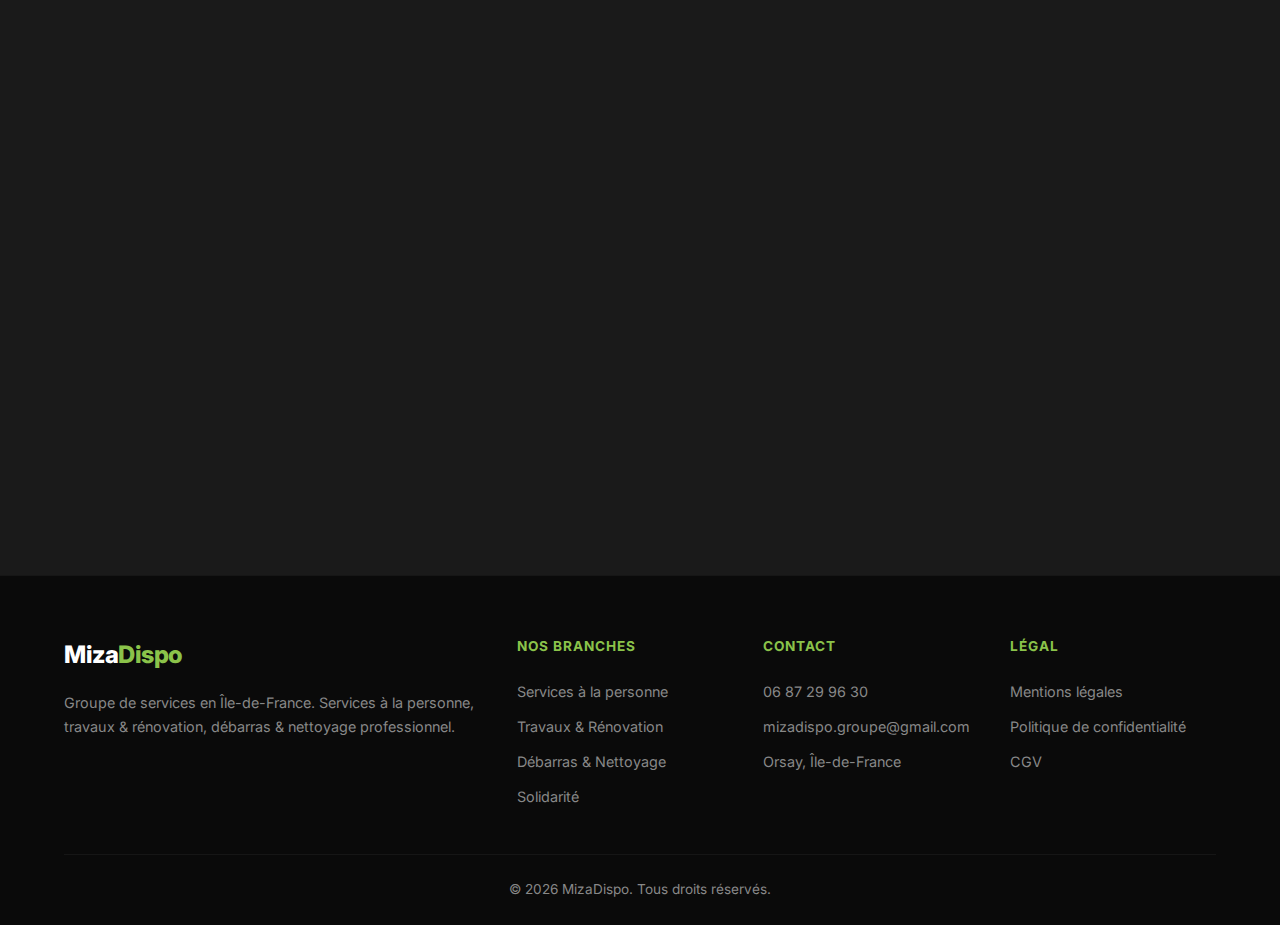
<file: solidarite.html>
<!DOCTYPE html>
<html lang="fr">
<head>
    <meta charset="UTF-8">
    <meta name="viewport" content="width=device-width, initial-scale=1.0">
    <!-- Google tag (gtag.js) -->
    <script async src="https://www.googletagmanager.com/gtag/js?id=AW-17961578021"></script>
    <script>
      window.dataLayer = window.dataLayer || [];
      function gtag(){dataLayer.push(arguments);}
      gtag('js', new Date());
      gtag('config', 'AW-17961578021');
    </script>
    <meta name="google-site-verification" content="S_enaoIWLwvZ5xWOOShUn9vrEvjrxlj-tAmxvqmNuIU" />
    <meta name="description" content="MizaDispo Solidarité - Achetez des meubles et objets issus de nos débarras. 100% des bénéfices reversés à des associations caritatives.">
    <meta name="keywords" content="solidarité, caritatif, meubles occasion, débarras, associations, don, MizaDispo, Île-de-France">
    <meta property="og:title" content="Solidarité - MizaDispo">
    <meta property="og:description" content="Achetez des meubles et objets issus de nos débarras. 100% des bénéfices reversés à des associations caritatives.">
    <meta property="og:image" content="https://mizadispo.com/img/logo.png">
    <meta property="og:url" content="https://mizadispo.com/solidarite.html">
    <meta property="og:type" content="website">
    <meta property="og:locale" content="fr_FR">
    <title>Solidarité - MizaDispo</title>
    <link rel="preconnect" href="https://fonts.googleapis.com">
    <link rel="preconnect" href="https://fonts.gstatic.com" crossorigin>
    <link href="https://fonts.googleapis.com/css2?family=Inter:wght@300;400;500;600;700;800&display=swap" rel="stylesheet">
    <link rel="icon" type="image/png" sizes="32x32" href="img/favicon-32.png">
    <link rel="icon" type="image/png" sizes="16x16" href="img/favicon-16.png">
    <link rel="apple-touch-icon" href="img/logo.png">
    <link rel="stylesheet" href="css/style.css">
</head>
<body>

    <!-- Header -->
    <header class="header" id="header">
        <div class="container">
            <a href="index.html" class="logo">
                <img src="img/logo.png" alt="MizaDispo" class="logo-img" loading="lazy">
                <span class="logo-text"><span class="logo-miza">Miza</span><span class="logo-dispo">Dispo</span></span>
            </a>
            <nav class="nav" id="nav">
                <a href="index.html" class="nav-link">Accueil</a>
                <a href="services.html" class="nav-link">Services</a>
                <a href="travaux.html" class="nav-link">Travaux</a>
                <a href="debarras.html" class="nav-link">Débarras</a>
                <a href="solidarite.html" class="nav-link active">&#10084; La boutique solidaire</a>
                <a href="#contact" class="nav-link">Contact</a>
            </nav>
            <button class="hamburger" id="hamburger" aria-label="Menu">
                <span></span>
                <span></span>
                <span></span>
            </button>
        </div>
    </header>

    <!-- Hero -->
    <section class="hero hero-sub" id="accueil" style="background-image: url('img/hero/hero-solidarite.jpg'); background-size: cover; background-position: center;">
        <div class="hero-overlay"></div>
        <div class="container hero-content">
            <p class="hero-tag">&#10084; MizaDispo Solidarité</p>
            <h1 class="hero-title">
                Une seconde vie, <span class="highlight">une bonne cause</span>
            </h1>
            <p class="hero-subtitle">
                Les objets récupérés lors de nos débarras sont mis en vente ici.
                Chaque achat finance directement des actions solidaires.
            </p>
            <div class="hero-buttons">
                <a href="#articles" class="btn btn-primary">Voir les articles</a>
                <a href="#concept" class="btn btn-outline">Comprendre la démarche</a>
            </div>
        </div>
    </section>

    <!-- Concept -->
    <section class="services" id="concept">
        <div class="container">
            <h2 class="section-title">Comment <span class="highlight">ça marche ?</span></h2>
            <p class="section-subtitle">Une démarche solidaire intégrée à nos services de débarras.</p>

            <div class="solidarite-concept">
                <div class="concept-card">
                    <span class="concept-icon">&#128230;</span>
                    <h3>D'où viennent les objets ?</h3>
                    <p>Tous les articles proviennent exclusivement de nos prestations de débarras. Quand nous intervenons chez un client, celui-ci a le choix : <strong>jeter ses affaires ou les confier à notre programme solidaire</strong>. Rien n'est récupéré sans accord du propriétaire.</p>
                </div>
                <div class="concept-card">
                    <span class="concept-icon">&#10084;</span>
                    <h3>100% reversé aux associations</h3>
                    <p>L'intégralité des bénéfices des ventes est reversée à des associations caritatives. <strong>Au lieu de jeter, on vend pour donner.</strong> Les objets qui ne trouvent pas preneur sont directement donnés aux associations.</p>
                </div>
                <div class="concept-card">
                    <span class="concept-icon">&#9200;</span>
                    <h3>Durée de mise en vente</h3>
                    <p>Chaque article est mis en vente pour une durée maximale de <strong>3 mois</strong>. Passé ce délai, si l'objet n'a pas trouvé preneur, il est donné directement à une association ou recyclé de manière responsable.</p>
                </div>
                <div class="concept-card">
                    <span class="concept-icon">&#128176;</span>
                    <h3>Ce n'est pas un débarras gratuit</h3>
                    <p>Notre service de débarras reste payant. La différence : <strong>au lieu de tout jeter, nous donnons une seconde vie aux objets récupérables</strong>. C'est une option solidaire proposée à nos clients, pas un moyen de se débarrasser gratuitement de ses affaires.</p>
                </div>
            </div>
        </div>
    </section>

    <!-- Étapes -->
    <section class="apropos" id="etapes">
        <div class="container">
            <h2 class="section-title">Le <span class="highlight">parcours</span> d'un objet</h2>
            <p class="section-subtitle">De votre domicile à une bonne action, en 4 étapes.</p>

            <div class="solidarite-steps">
                <div class="step-card">
                    <span class="step-number">1</span>
                    <h4>Vous faites appel à nos services</h4>
                    <p>Vous nous engagez pour un débarras classique (appartement, maison, cave, grenier...).</p>
                </div>
                <div class="step-card">
                    <span class="step-number">2</span>
                    <h4>Vous choisissez l'option solidaire</h4>
                    <p>Au lieu de tout jeter, vous décidez de confier les objets récupérables à notre programme.</p>
                </div>
                <div class="step-card">
                    <span class="step-number">3</span>
                    <h4>Nous mettons en vente</h4>
                    <p>Les objets en bon état sont photographiés et mis en vente sur cette page pendant 3 mois maximum.</p>
                </div>
                <div class="step-card">
                    <span class="step-number">4</span>
                    <h4>Les bénéfices sont reversés</h4>
                    <p>Vendu ou non, l'objet profite à une bonne cause : bénéfices aux associations ou don direct.</p>
                </div>
            </div>
        </div>
    </section>

    <!-- Articles en vente -->
    <section class="services" id="articles">
        <div class="container">
            <h2 class="section-title">Articles <span class="highlight">en vente</span></h2>
            <p class="section-subtitle">Tous les bénéfices sont reversés à des associations caritatives.</p>

            <div id="articles-grid" class="services-grid">
                <!-- Articles chargés dynamiquement via JavaScript -->
            </div>

            <div id="no-articles" class="solidarite-empty" style="display: none;">
                <span class="empty-icon">&#128230;</span>
                <h3>Aucun article en vente pour le moment</h3>
                <p>Revenez bientôt, de nouveaux objets issus de nos débarras seront disponibles prochainement !</p>
            </div>
        </div>
    </section>

    <!-- Contact -->
    <section class="contact" id="contact">
        <div class="container">
            <h2 class="section-title">Intéressé par un <span class="highlight">article</span> ?</h2>
            <p class="section-subtitle">Contactez-nous par téléphone ou via le formulaire pour réserver un article.</p>

            <div class="contact-content">
                <form class="contact-form" action="https://formsubmit.co/mizadispo.groupe@gmail.com" method="POST">
                    <input type="hidden" name="_subject" value="Solidarité - Intérêt pour un article">
                    <input type="hidden" name="_captcha" value="false">
                    <input type="hidden" name="_next" value="https://mizadispo.com/merci.html">
                    <div class="form-group">
                        <label>Nom</label>
                        <input type="text" name="nom" placeholder="Votre nom" required>
                    </div>
                    <div class="form-group">
                        <label>Téléphone</label>
                        <input type="tel" name="telephone" placeholder="06 XX XX XX XX" required>
                    </div>
                    <div class="form-group form-group-full">
                        <label>Article qui vous intéresse</label>
                        <input type="text" name="article" placeholder="Ex: Table en bois massif" required>
                    </div>
                    <div class="form-group form-group-full">
                        <label>Message (optionnel)</label>
                        <textarea name="message" rows="4" placeholder="Votre message..."></textarea>
                    </div>
                    <button type="submit" class="btn btn-primary btn-submit">Envoyer ma demande</button>
                </form>

                <div class="contact-info-card">
                    <div class="contact-info-item">
                        <span class="contact-icon">&#128222;</span>
                        <div>
                            <strong>Téléphone</strong>
                            <p><a href="tel:0687299630" style="color: var(--green);">06 87 29 96 30</a></p>
                        </div>
                    </div>
                    <div class="contact-info-item">
                        <span class="contact-icon">&#128340;</span>
                        <div>
                            <strong>Horaires</strong>
                            <p>Lun - Sam : 7h - 20h</p>
                        </div>
                    </div>
                    <div class="contact-info-item">
                        <span class="contact-icon">&#128205;</span>
                        <div>
                            <strong>Retrait</strong>
                            <p>Les articles sont à retirer sur place en Île-de-France (Orsay et alentours).</p>
                        </div>
                    </div>
                    <div class="contact-info-item">
                        <span class="contact-icon">&#10084;</span>
                        <div>
                            <strong>Démarche solidaire</strong>
                            <p>100% des bénéfices reversés aux associations caritatives.</p>
                        </div>
                    </div>
                </div>
            </div>
        </div>
    </section>

    <!-- Footer -->
    <footer class="footer">
        <div class="container">
            <div class="footer-content">
                <div class="footer-brand">
                    <a href="index.html" class="logo">
                        <span class="logo-text"><span class="logo-miza">Miza</span><span class="logo-dispo">Dispo</span></span>
                    </a>
                    <p>Groupe de services en Île-de-France. Services à la personne, travaux & rénovation, débarras & nettoyage professionnel.</p>
                </div>
                <div class="footer-links">
                    <h4>Nos branches</h4>
                    <a href="services.html">Services à la personne</a>
                    <a href="travaux.html">Travaux & Rénovation</a>
                    <a href="debarras.html">Débarras & Nettoyage</a>
                    <a href="solidarite.html">Solidarité</a>
                </div>
                <div class="footer-links">
                    <h4>Contact</h4>
                    <a href="tel:0687299630">06 87 29 96 30</a>
                    <a href="mailto:mizadispo.groupe@gmail.com">mizadispo.groupe@gmail.com</a>
                    <a>Orsay, Île-de-France</a>
                </div>
                <div class="footer-links">
                    <h4>Légal</h4>
                    <a href="mentions-legales.html">Mentions légales</a>
                    <a href="mentions-legales.html">Politique de confidentialité</a>
                    <a href="mentions-legales.html">CGV</a>
                </div>
            </div>
            <div class="footer-bottom">
                <p>&copy; 2026 MizaDispo. Tous droits réservés.</p>
            </div>
        </div>
    </footer>

    <a href="tel:0687299630" class="floating-phone">&#128222; Appeler le 06 87 29 96 30</a>

    <script src="js/main.js"></script>
    <script>
        // Chargement des articles depuis Google Sheets
        const SHEET_ID = '1h2SMtfG4g0QmlHHNRglZ3hawyDqn5eVkIg-tbE4x24A';
        const SHEET_URL = `https://docs.google.com/spreadsheets/d/${SHEET_ID}/gviz/tq?tqx=out:json`;

        fetch(SHEET_URL)
            .then(r => r.text())
            .then(text => {
                // Google renvoie du JSONP, on extrait le JSON
                const start = text.indexOf('{');
                const end = text.lastIndexOf('}');
                const json = JSON.parse(text.substring(start, end + 1));
                const rows = json.table.rows;
                const grid = document.getElementById('articles-grid');
                const empty = document.getElementById('no-articles');

                if (!rows || rows.length === 0) {
                    grid.style.display = 'none';
                    empty.style.display = 'block';
                    return;
                }

                rows.forEach(row => {
                    const titre = (row.c[0] && row.c[0].v) ? row.c[0].v : '';
                    const description = (row.c[1] && row.c[1].v) ? row.c[1].v : '';
                    const prix = (row.c[2] && row.c[2].v) ? row.c[2].v : '';
                    const etat = (row.c[3] && row.c[3].v) ? row.c[3].v : '';
                    let image = (row.c[4] && row.c[4].v) ? row.c[4].v : '';

                    // Si pas de titre, on ignore la ligne
                    if (!titre) return;

                    // Convertir les liens Google Drive en liens d'image directe
                    if (image.includes('drive.google.com')) {
                        const match = image.match(/\/d\/([a-zA-Z0-9_-]+)/);
                        if (match) image = 'https://drive.google.com/thumbnail?id=' + match[1] + '&sz=w600';
                    }

                    const card = document.createElement('div');
                    card.className = 'service-card article-card';
                    card.innerHTML = `
                        <img src="${image}" alt="${titre}" class="service-card-img" loading="lazy" onerror="this.src='img/logo.png'; this.style.objectFit='contain'; this.style.padding='20px'; this.style.background='#1a1a1a';">
                        <div class="service-card-body">
                            <div class="article-meta">
                                <span class="article-etat">${etat}</span>
                            </div>
                            <h3>${titre}</h3>
                            <p>${description}</p>
                            <div class="article-price">${prix}&euro;</div>
                            <a href="#contact" class="btn btn-primary" style="margin-top: 12px; padding: 10px 20px; font-size: 0.9rem; width: 100%;">Je suis intéressé(e)</a>
                        </div>
                    `;
                    grid.appendChild(card);
                });

                // Si aucun article valide n'a été ajouté
                if (grid.children.length === 0) {
                    grid.style.display = 'none';
                    empty.style.display = 'block';
                }
            })
            .catch(() => {
                document.getElementById('articles-grid').style.display = 'none';
                document.getElementById('no-articles').style.display = 'block';
            });
    </script>
</body>
</html>
</file>
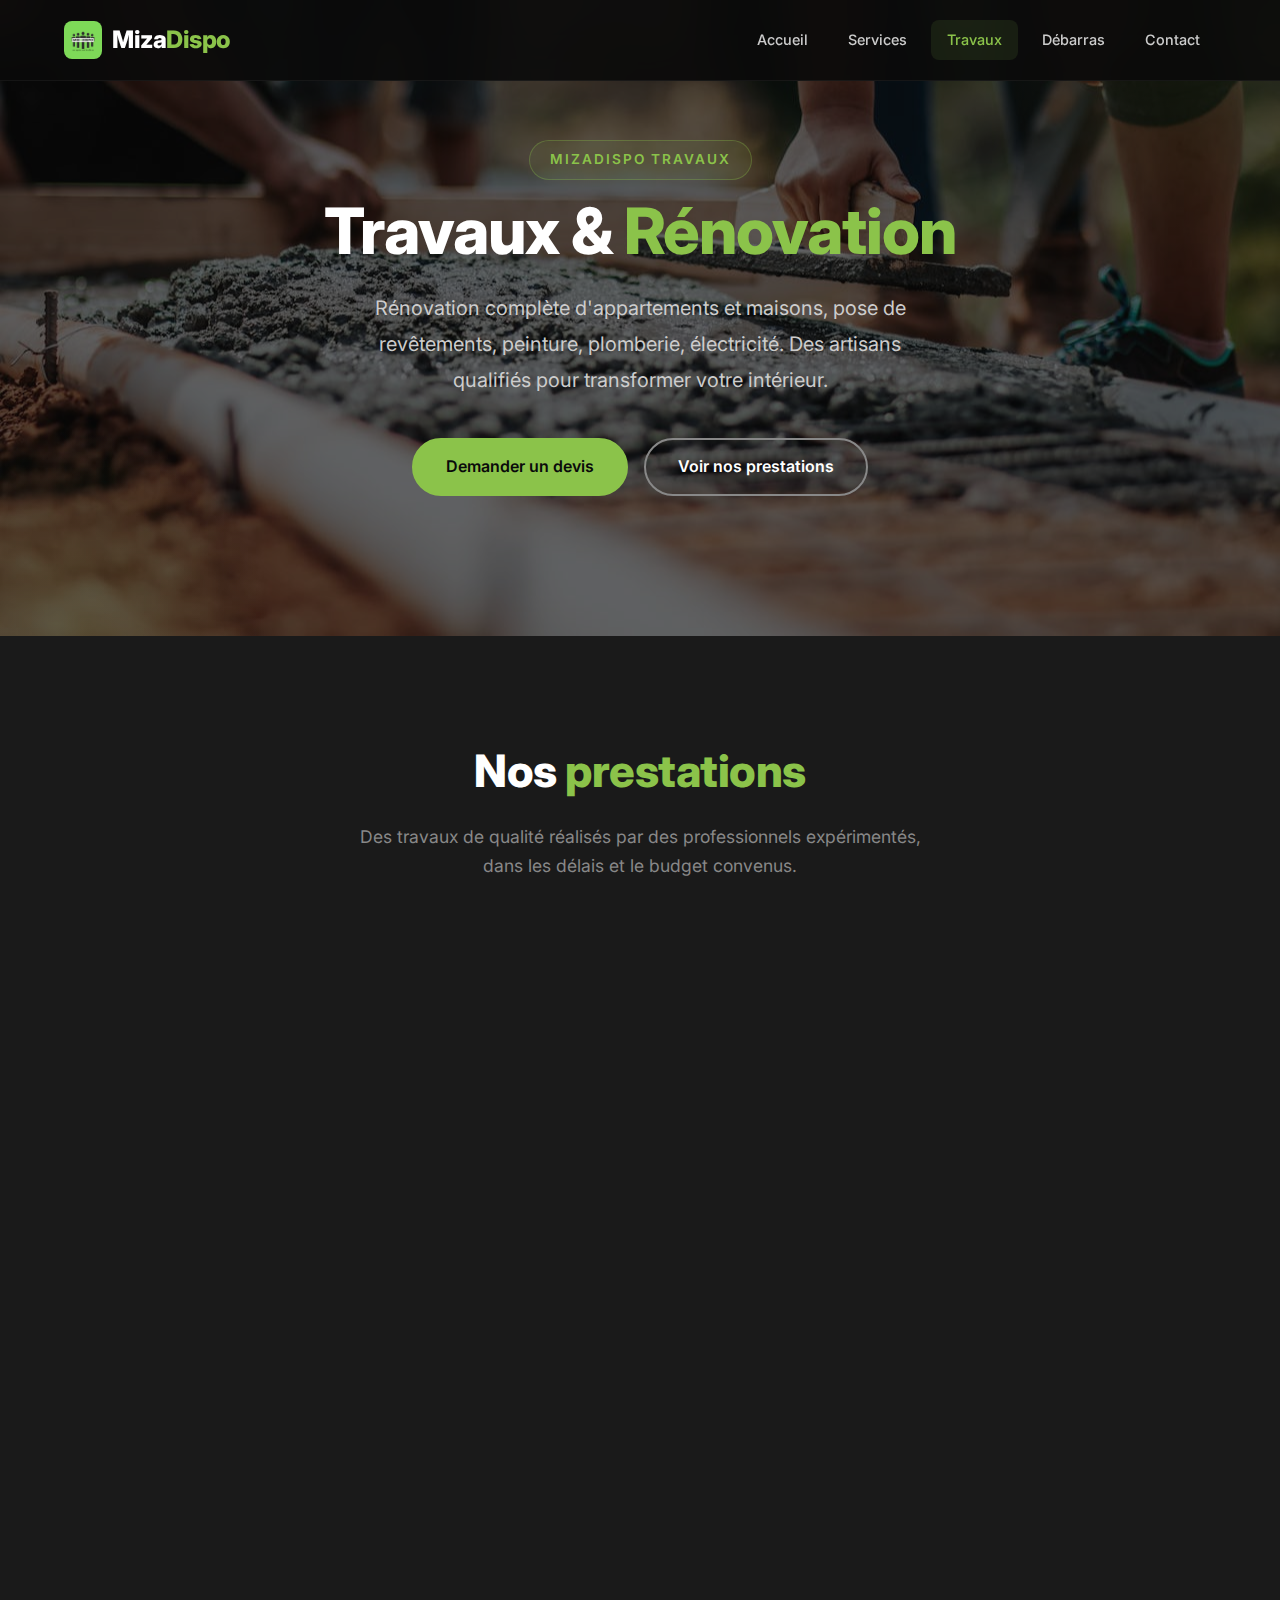
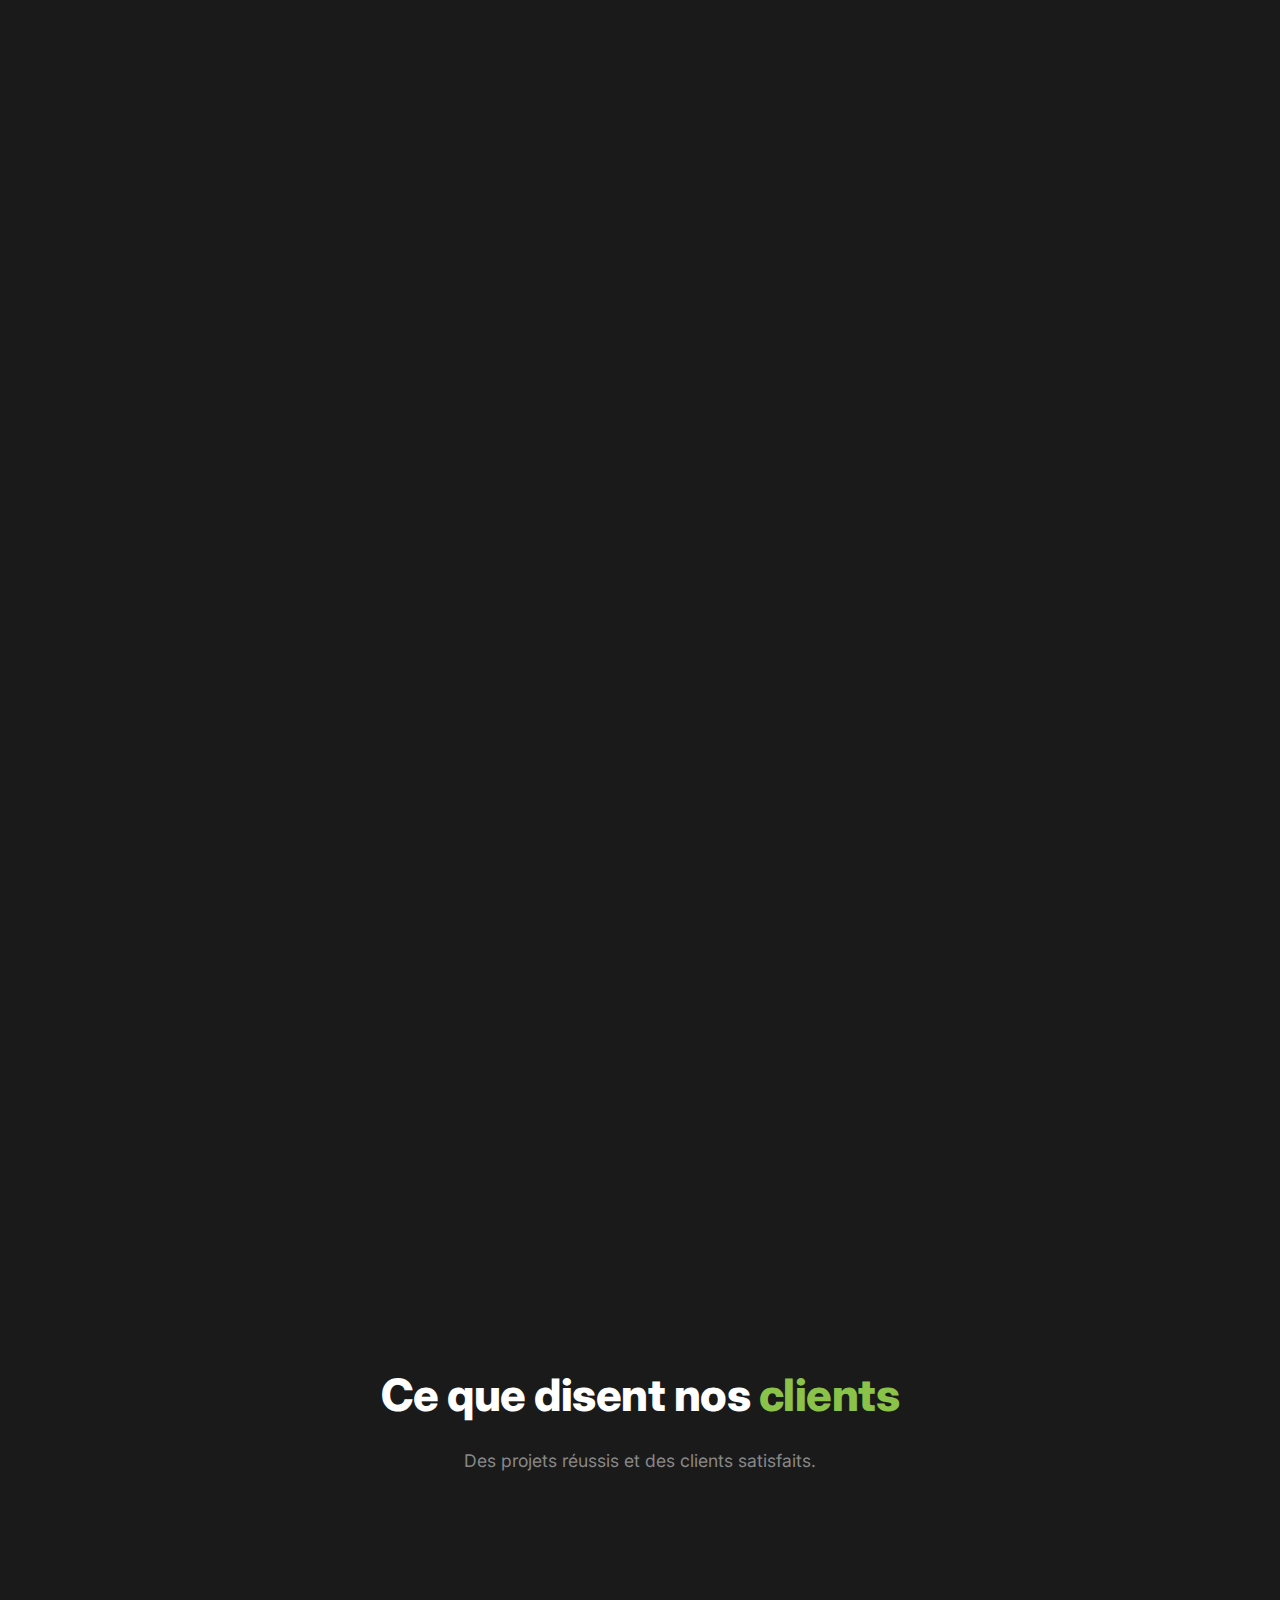
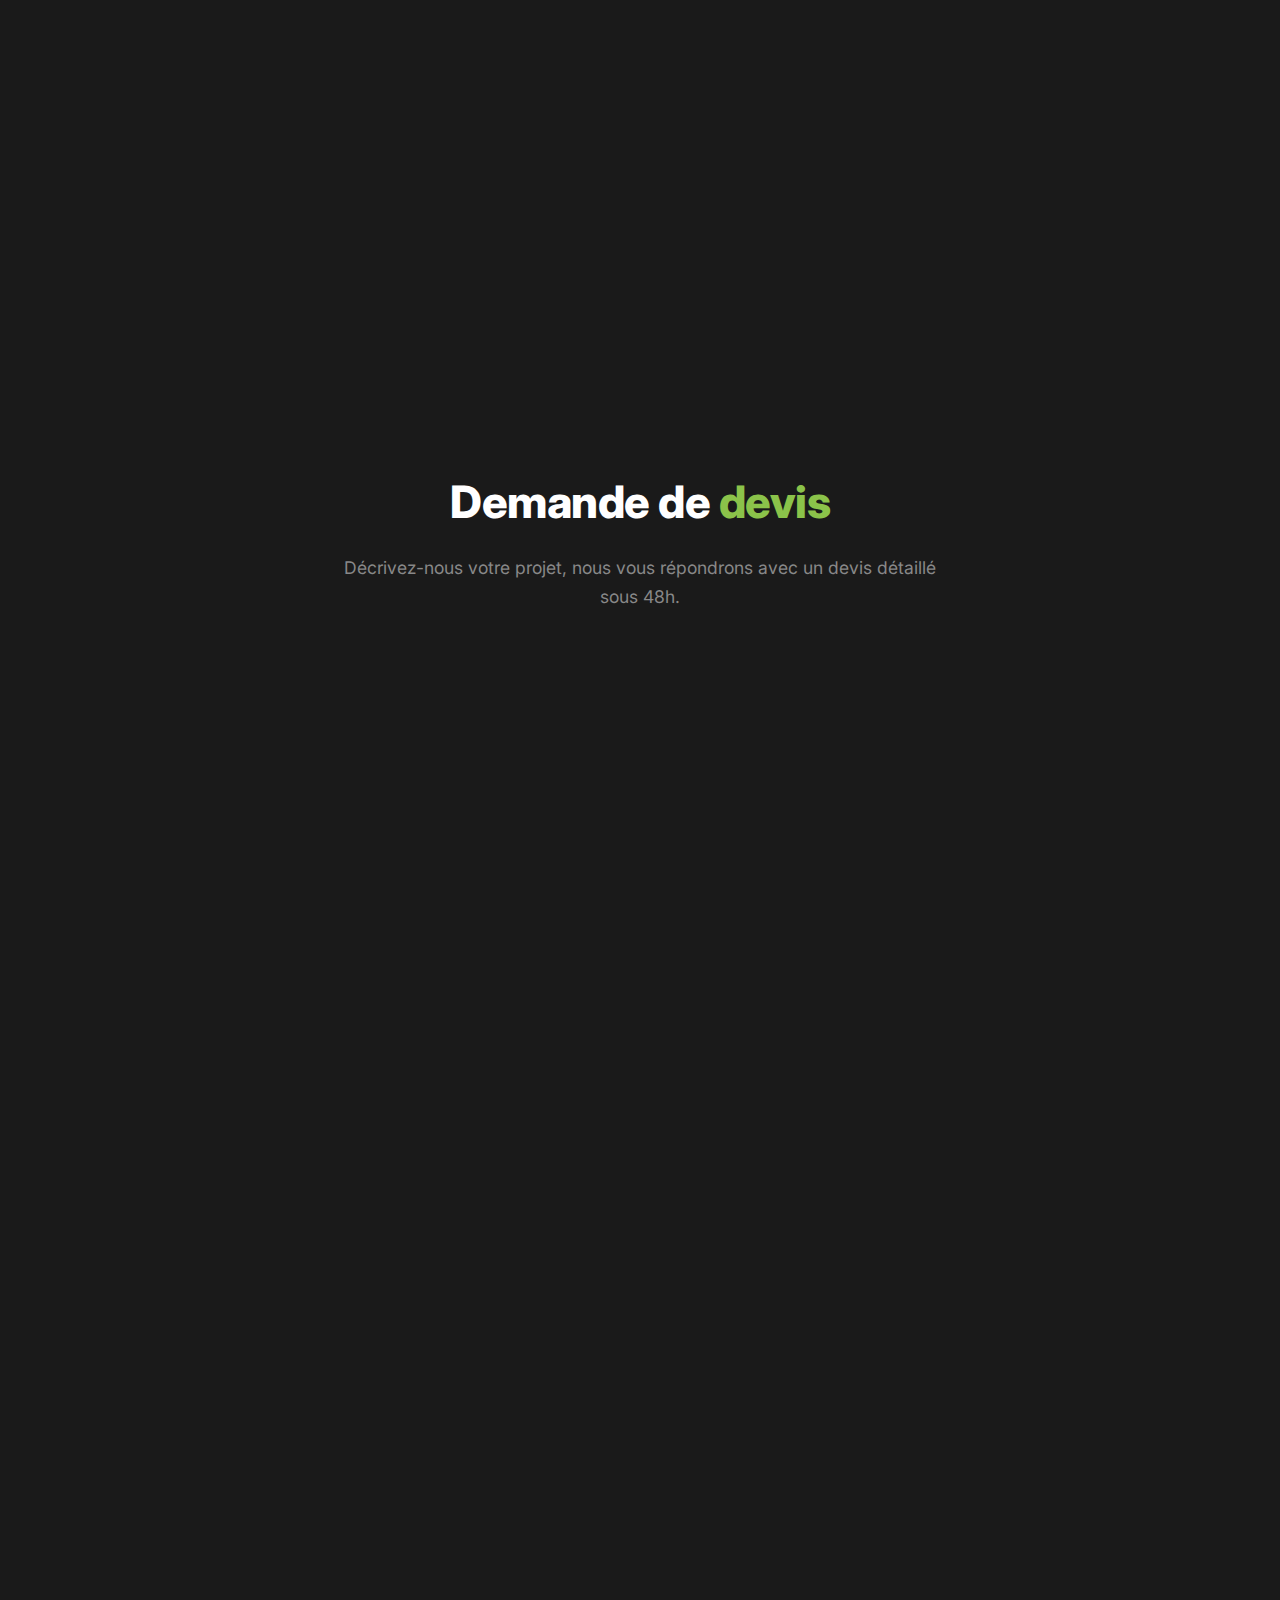
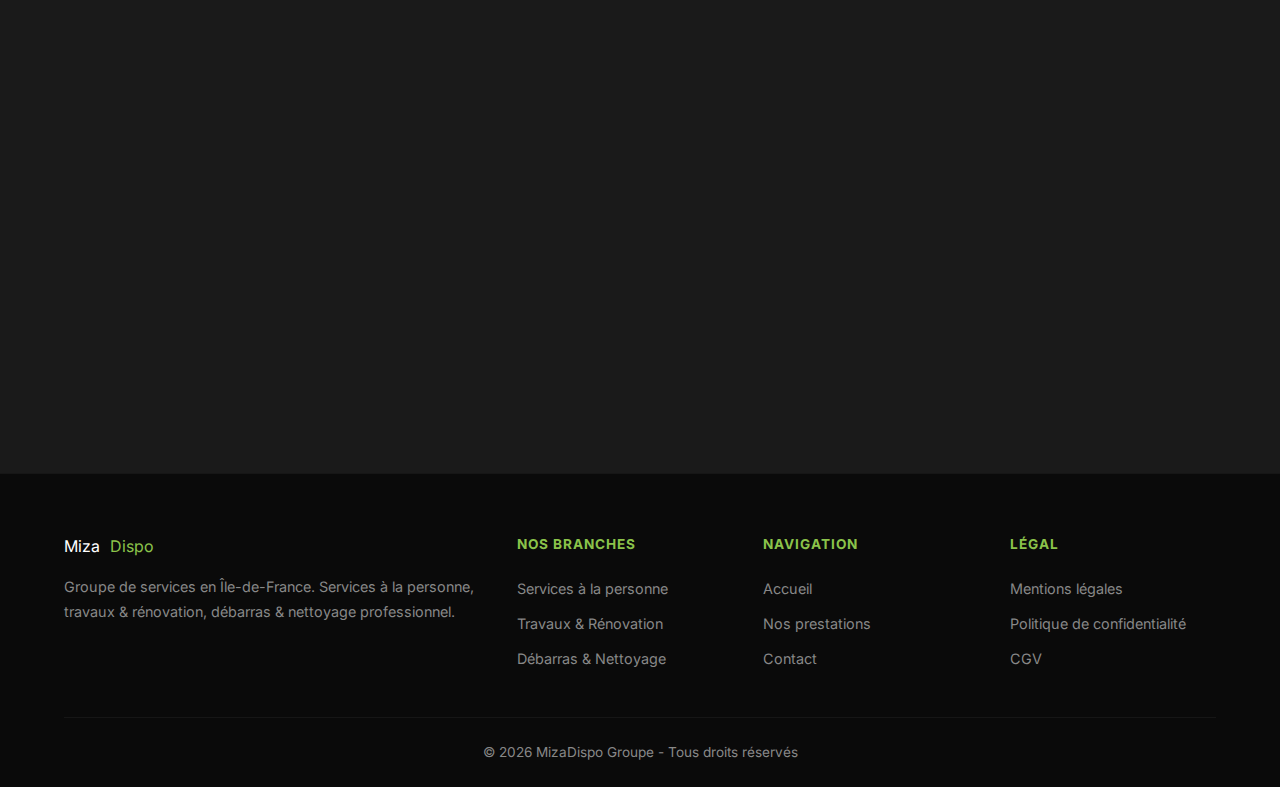
<file: travaux.html>
<!DOCTYPE html>
<html lang="fr">
<head>
    <meta charset="UTF-8">
    <meta name="viewport" content="width=device-width, initial-scale=1.0">
    <!-- Google tag (gtag.js) -->
    <script async src="https://www.googletagmanager.com/gtag/js?id=AW-17961578021"></script>
    <script>
      window.dataLayer = window.dataLayer || [];
      function gtag(){dataLayer.push(arguments);}
      gtag('js', new Date());
      gtag('config', 'AW-17961578021');
    </script>
    <meta name="google-site-verification" content="S_enaoIWLwvZ5xWOOShUn9vrEvjrxlj-tAmxvqmNuIU" />
    <meta name="description" content="MizaDispo Travaux - Rénovation d'appartements et maisons, pose de parquet, peinture, plomberie, électricité en Île-de-France.">
    <meta name="keywords" content="travaux, rénovation, appartement, maison, parquet, peinture, plomberie, électricité, Île-de-France, Orsay">
    <meta property="og:title" content="Travaux & Rénovation - MizaDispo">
    <meta property="og:description" content="Rénovation d'appartements et maisons, pose de parquet, peinture, plomberie, électricité en Île-de-France.">
    <meta property="og:image" content="https://mizadispo.com/img/logo.png">
    <meta property="og:url" content="https://mizadispo.com/travaux.html">
    <meta property="og:type" content="website">
    <meta property="og:locale" content="fr_FR">
    <title>Travaux & Rénovation - MizaDispo</title>
    <link rel="preconnect" href="https://fonts.googleapis.com">
    <link rel="preconnect" href="https://fonts.gstatic.com" crossorigin>
    <link href="https://fonts.googleapis.com/css2?family=Inter:wght@300;400;500;600;700;800&display=swap" rel="stylesheet">
    <link rel="icon" type="image/png" sizes="32x32" href="img/favicon-32.png">
    <link rel="icon" type="image/png" sizes="16x16" href="img/favicon-16.png">
    <link rel="apple-touch-icon" href="img/logo.png">
    <link rel="stylesheet" href="css/style.css">
</head>
<body>

    <!-- Header -->
    <header class="header" id="header">
        <div class="container">
            <a href="index.html" class="logo">
                <img src="img/logo.png" alt="MizaDispo" class="logo-img" loading="lazy">
                <span class="logo-text"><span class="logo-miza">Miza</span><span class="logo-dispo">Dispo</span></span>
            </a>
            <nav class="nav" id="nav">
                <a href="index.html" class="nav-link">Accueil</a>
                <a href="services.html" class="nav-link">Services</a>
                <a href="travaux.html" class="nav-link active">Travaux</a>
                <a href="debarras.html" class="nav-link">Débarras</a>
                <a href="#contact" class="nav-link">Contact</a>
            </nav>
            <button class="hamburger" id="hamburger" aria-label="Menu">
                <span></span>
                <span></span>
                <span></span>
            </button>
        </div>
    </header>

    <!-- Hero -->
    <section class="hero hero-sub" id="accueil" style="background-image: url('img/hero/hero-travaux.jpg'); background-size: cover; background-position: center;">
        <div class="hero-overlay"></div>
        <div class="container hero-content">
            <p class="hero-tag">MizaDispo Travaux</p>
            <h1 class="hero-title">
                Travaux & <span class="highlight">Rénovation</span>
            </h1>
            <p class="hero-subtitle">
                Rénovation complète d'appartements et maisons, pose de revêtements, peinture, plomberie, électricité.
                Des artisans qualifiés pour transformer votre intérieur.
            </p>
            <div class="hero-buttons">
                <a href="#contact" class="btn btn-primary">Demander un devis</a>
                <a href="#services" class="btn btn-outline">Voir nos prestations</a>
            </div>
        </div>
    </section>

    <!-- Services -->
    <section class="services" id="services">
        <div class="container">
            <h2 class="section-title">Nos <span class="highlight">prestations</span></h2>
            <p class="section-subtitle">Des travaux de qualité réalisés par des professionnels expérimentés, dans les délais et le budget convenus.</p>

            <div class="services-grid">
                <div class="service-card">
                    <img src="img/travaux/renovation.jpg" alt="Rénovation complète" class="service-card-img" loading="lazy">
                    <div class="service-card-body">
                        <div class="service-icon">🏠</div>
                        <h3>Rénovation complète</h3>
                        <p>Rénovation intégrale d'appartements et maisons. De la conception à la finition, nous gérons votre projet de A à Z.</p>
                    </div>
                </div>

                <div class="service-card">
                    <img src="img/travaux/parquet.jpg" alt="Pose de parquet" class="service-card-img" loading="lazy">
                    <div class="service-card-body">
                        <div class="service-icon">🪵</div>
                        <h3>Pose de parquet</h3>
                        <p>Parquet massif, stratifié ou contrecollé. Pose clouée, collée ou flottante selon vos envies et votre budget.</p>
                    </div>
                </div>

                <div class="service-card">
                    <img src="img/travaux/painting.jpg" alt="Peinture & revêtements muraux" class="service-card-img" loading="lazy">
                    <div class="service-card-body">
                        <div class="service-icon">🎨</div>
                        <h3>Peinture & revêtements muraux</h3>
                        <p>Peinture intérieure et extérieure, pose de papier peint, enduits décoratifs. Des finitions impeccables.</p>
                    </div>
                </div>

                <div class="service-card">
                    <img src="img/travaux/tiling.jpg" alt="Carrelage & faïence" class="service-card-img" loading="lazy">
                    <div class="service-card-body">
                        <div class="service-icon">🔲</div>
                        <h3>Carrelage & faïence</h3>
                        <p>Pose de carrelage sol et mur, faïence salle de bain et cuisine. Découpes précises et joints soignés.</p>
                    </div>
                </div>

                <div class="service-card">
                    <img src="img/travaux/plumbing.jpg" alt="Plomberie" class="service-card-img" loading="lazy">
                    <div class="service-card-body">
                        <div class="service-icon">🚿</div>
                        <h3>Plomberie</h3>
                        <p>Installation et rénovation de salle de bain, cuisine, WC. Remplacement de tuyauterie, robinetterie, chauffe-eau.</p>
                    </div>
                </div>

                <div class="service-card">
                    <img src="img/travaux/electricity.jpg" alt="Électricité" class="service-card-img" loading="lazy">
                    <div class="service-card-body">
                        <div class="service-icon">⚡</div>
                        <h3>Électricité</h3>
                        <p>Mise aux normes, installation de prises et interrupteurs, tableau électrique, éclairage intérieur et extérieur.</p>
                    </div>
                </div>

                <div class="service-card">
                    <img src="img/travaux/carpentry.jpg" alt="Menuiserie & agencement" class="service-card-img" loading="lazy">
                    <div class="service-card-body">
                        <div class="service-icon">🪟</div>
                        <h3>Menuiserie & agencement</h3>
                        <p>Pose de portes, fenêtres, placards, dressings sur mesure. Aménagement d'espaces optimisés.</p>
                    </div>
                </div>

                <div class="service-card">
                    <img src="img/travaux/masonry.jpg" alt="Maçonnerie & cloisons" class="service-card-img" loading="lazy">
                    <div class="service-card-body">
                        <div class="service-icon">🧱</div>
                        <h3>Maçonnerie & cloisons</h3>
                        <p>Création et démolition de cloisons, ouverture de murs, ragréage, isolation intérieure.</p>
                    </div>
                </div>

                <div class="service-card">
                    <img src="img/travaux/facade.jpg" alt="Façade & extérieur" class="service-card-img" loading="lazy">
                    <div class="service-card-body">
                        <div class="service-icon">🏡</div>
                        <h3>Façade & extérieur</h3>
                        <p>Ravalement de façade, isolation extérieure, terrasse, clôture. Redonnez un coup de neuf à votre extérieur.</p>
                    </div>
                </div>

                <div class="service-card">
                    <img src="img/travaux/attic.jpg" alt="Aménagement de combles" class="service-card-img" loading="lazy">
                    <div class="service-card-body">
                        <div class="service-icon">📐</div>
                        <h3>Aménagement de combles</h3>
                        <p>Transformation de vos combles en espace habitable. Isolation, plancher, fenêtres de toit, finitions complètes.</p>
                    </div>
                </div>
            </div>
        </div>
    </section>

    <!-- Témoignages -->
    <section class="temoignages" id="temoignages">
        <div class="container">
            <h2 class="section-title">Ce que disent nos <span class="highlight">clients</span></h2>
            <p class="section-subtitle">Des projets réussis et des clients satisfaits.</p>

            <div class="temoignages-grid">
                <div class="temoignage-card">
                    <div class="temoignage-stars">★★★★★</div>
                    <p class="temoignage-text">
                        "Rénovation complète de notre appartement à Palaiseau. Le résultat est bluffant !
                        L'équipe a respecté les délais et le budget. Un travail vraiment propre et soigné."
                    </p>
                    <div class="temoignage-author">
                        <div class="temoignage-avatar">J</div>
                        <div>
                            <strong>Jean-Pierre R.</strong>
                            <span>Rénovation appartement</span>
                        </div>
                    </div>
                </div>

                <div class="temoignage-card">
                    <div class="temoignage-stars">★★★★★</div>
                    <p class="temoignage-text">
                        "Pose de parquet dans tout le séjour et les chambres. Le rendu est magnifique.
                        L'artisan était ponctuel, soigneux et de bon conseil. Je recommande à 100%."
                    </p>
                    <div class="temoignage-author">
                        <div class="temoignage-avatar">N</div>
                        <div>
                            <strong>Nadia B.</strong>
                            <span>Pose de parquet</span>
                        </div>
                    </div>
                </div>

                <div class="temoignage-card">
                    <div class="temoignage-stars">★★★★★</div>
                    <p class="temoignage-text">
                        "Salle de bain refaite entièrement : plomberie, carrelage, peinture. Tout est parfait.
                        MizaDispo a su écouter nos envies et proposer des solutions adaptées à notre budget."
                    </p>
                    <div class="temoignage-author">
                        <div class="temoignage-avatar">A</div>
                        <div>
                            <strong>Ahmed K.</strong>
                            <span>Rénovation salle de bain</span>
                        </div>
                    </div>
                </div>
            </div>
        </div>
    </section>

    <!-- Contact -->
    <section class="contact" id="contact">
        <div class="container">
            <h2 class="section-title">Demande de <span class="highlight">devis</span></h2>
            <p class="section-subtitle">Décrivez-nous votre projet, nous vous répondrons avec un devis détaillé sous 48h.</p>

            <div class="contact-content">
                <form class="contact-form contact-form-detailed" id="contactForm" action="https://formsubmit.co/mizadispo.groupe@gmail.com" method="POST">
                    <input type="hidden" name="_subject" value="Demande de devis - Travaux & Rénovation">
                    <input type="hidden" name="_captcha" value="false">
                    <input type="hidden" name="_next" value="https://mizadispo.com/merci.html">
                    <input type="text" name="_honey" style="display:none">
                    <input type="hidden" name="branche" value="Travaux & Rénovation">

                    <h3 class="form-section-title">Vos coordonnées</h3>
                    <div class="form-group">
                        <label for="name">Nom complet</label>
                        <input type="text" id="name" name="name" placeholder="Votre nom" required>
                    </div>
                    <div class="form-group">
                        <label for="email">Email</label>
                        <input type="email" id="email" name="email" placeholder="votre@email.com" required>
                    </div>
                    <div class="form-group">
                        <label for="phone">Téléphone</label>
                        <input type="tel" id="phone" name="phone" placeholder="06 XX XX XX XX" required>
                    </div>
                    <div class="form-group">
                        <label for="ville">Ville / Code postal</label>
                        <input type="text" id="ville" name="ville" placeholder="Ex : Palaiseau 91120" required>
                    </div>

                    <h3 class="form-section-title">Votre projet</h3>
                    <div class="form-group">
                        <label for="service">Type de travaux</label>
                        <select id="service" name="service" required>
                            <option value="">Choisir un type</option>
                            <option value="renovation-complete">Rénovation complète</option>
                            <option value="parquet">Pose de parquet</option>
                            <option value="peinture">Peinture & revêtements</option>
                            <option value="carrelage">Carrelage & faïence</option>
                            <option value="plomberie">Plomberie</option>
                            <option value="electricite">Électricité</option>
                            <option value="menuiserie">Menuiserie & agencement</option>
                            <option value="maconnerie">Maçonnerie & cloisons</option>
                            <option value="facade">Façade & extérieur</option>
                            <option value="combles">Aménagement de combles</option>
                        </select>
                    </div>
                    <div class="form-group">
                        <label for="type-bien">Type de bien</label>
                        <select id="type-bien" name="type_bien" required>
                            <option value="">Choisir</option>
                            <option value="appartement">Appartement</option>
                            <option value="maison">Maison</option>
                            <option value="local-commercial">Local commercial</option>
                            <option value="bureau">Bureau</option>
                            <option value="autre">Autre</option>
                        </select>
                    </div>
                    <div class="form-group">
                        <label for="surface">Surface estimée (m²)</label>
                        <input type="text" id="surface" name="surface" placeholder="Ex : 50 m²">
                    </div>
                    <div class="form-group">
                        <label for="delai">Délai souhaité</label>
                        <select id="delai" name="delai">
                            <option value="">Choisir</option>
                            <option value="urgent">Urgent (sous 1 semaine)</option>
                            <option value="1-mois">Dans le mois</option>
                            <option value="1-3-mois">Dans 1 à 3 mois</option>
                            <option value="plus-3-mois">Plus de 3 mois</option>
                            <option value="flexible">Flexible</option>
                        </select>
                    </div>
                    <div class="form-group">
                        <label for="etat">État actuel du bien</label>
                        <select id="etat" name="etat_bien">
                            <option value="">Choisir</option>
                            <option value="bon-etat">Bon état (rafraîchissement)</option>
                            <option value="a-renover">À rénover</option>
                            <option value="tres-degrade">Très dégradé</option>
                            <option value="neuf">Neuf (aménagement)</option>
                        </select>
                    </div>
                    <div class="form-group form-group-full">
                        <label for="message">Décrivez votre projet en détail</label>
                        <textarea id="message" name="message" rows="5" placeholder="Décrivez les travaux souhaités, les pièces concernées, vos contraintes (copropriété, accès, etc.)..." required></textarea>
                    </div>
                    <button type="submit" class="btn btn-primary btn-submit">Envoyer ma demande de devis</button>
                </form>

                <div class="contact-info">
                    <div class="contact-info-card">
                        <div class="contact-info-item">
                            <span class="contact-icon">📞</span>
                            <div>
                                <strong>Téléphone</strong>
                                <p>06 87 29 96 30</p>
                            </div>
                        </div>
                        <div class="contact-info-item">
                            <span class="contact-icon">📧</span>
                            <div>
                                <strong>Email</strong>
                                <p>mizadispo.groupe@gmail.com</p>
                            </div>
                        </div>
                        <div class="contact-info-item">
                            <span class="contact-icon">📍</span>
                            <div>
                                <strong>Zone</strong>
                                <p>Toute l'Île-de-France</p>
                            </div>
                        </div>
                        <div class="contact-info-item">
                            <span class="contact-icon">🕐</span>
                            <div>
                                <strong>Horaires</strong>
                                <p>Lun - Sam : 7h - 20h<br>Dimanche sur demande</p>
                            </div>
                        </div>
                    </div>
                </div>
            </div>
        </div>
    </section>

    <!-- Footer -->
    <footer class="footer">
        <div class="container">
            <div class="footer-content">
                <div class="footer-brand">
                    <a href="index.html" class="logo">
                        <span class="logo-miza">Miza</span><span class="logo-dispo">Dispo</span>
                    </a>
                    <p>Groupe de services en Île-de-France. Services à la personne, travaux & rénovation, débarras & nettoyage professionnel.</p>
                </div>
                <div class="footer-links">
                    <h4>Nos branches</h4>
                    <a href="services.html">Services à la personne</a>
                    <a href="travaux.html">Travaux & Rénovation</a>
                    <a href="debarras.html">Débarras & Nettoyage</a>
                </div>
                <div class="footer-links">
                    <h4>Navigation</h4>
                    <a href="index.html">Accueil</a>
                    <a href="#services">Nos prestations</a>
                    <a href="#contact">Contact</a>
                </div>
                <div class="footer-links">
                    <h4>Légal</h4>
                    <a href="mentions-legales.html">Mentions légales</a>
                    <a href="mentions-legales.html">Politique de confidentialité</a>
                    <a href="mentions-legales.html">CGV</a>
                </div>
            </div>
            <div class="footer-bottom">
                <p>&copy; 2026 MizaDispo Groupe - Tous droits réservés</p>
            </div>
        </div>
    </footer>

    <a href="tel:0687299630" class="floating-phone">&#128222; Appeler le 06 87 29 96 30</a>

    <script>
      // Tracking conversion appel téléphonique
      document.querySelectorAll('a[href^="tel:"]').forEach(function(link) {
        link.addEventListener('click', function() {
          gtag('event', 'conversion', {
            'send_to': 'AW-17961578021/fnm0CKOk6f0bEKXc3_RC'
          });
        });
      });
    </script>
    <script src="js/main.js"></script>
</body>
</html>
</file>
<file: css/style.css>
/* ===== VARIABLES ===== */
:root {
    --black: #0a0a0a;
    --dark: #1a1a1a;
    --dark-light: #2a2a2a;
    --gray-dark: #333;
    --gray: #888;
    --gray-light: #ccc;
    --white: #ffffff;
    --green: #8BC34A;
    --green-light: #9CCC65;
    --green-dark: #7CB342;
    --green-glow: rgba(139, 195, 74, 0.3);
    --font: 'Inter', -apple-system, BlinkMacSystemFont, sans-serif;
    --radius: 12px;
    --radius-sm: 8px;
    --shadow: 0 4px 24px rgba(0, 0, 0, 0.3);
    --shadow-green: 0 4px 24px rgba(139, 195, 74, 0.2);
    --transition: all 0.3s ease;
}

/* ===== RESET & BASE ===== */
*, *::before, *::after {
    margin: 0;
    padding: 0;
    box-sizing: border-box;
}

html {
    scroll-behavior: smooth;
    scroll-padding-top: 80px;
}

body {
    font-family: var(--font);
    background-color: var(--black);
    color: var(--white);
    line-height: 1.6;
    overflow-x: hidden;
}

a {
    text-decoration: none;
    color: inherit;
    transition: var(--transition);
}

img {
    max-width: 100%;
    display: block;
}

.container {
    max-width: 1200px;
    margin: 0 auto;
    padding: 0 24px;
}

.highlight {
    color: var(--green);
}

/* ===== BUTTONS ===== */
.btn {
    display: inline-flex;
    align-items: center;
    justify-content: center;
    padding: 14px 32px;
    border-radius: 50px;
    font-size: 1rem;
    font-weight: 600;
    cursor: pointer;
    transition: var(--transition);
    border: 2px solid transparent;
    font-family: var(--font);
}

.btn-primary {
    background: var(--green);
    color: var(--black);
    border-color: var(--green);
}

.btn-primary:hover {
    background: var(--green-light);
    border-color: var(--green-light);
    box-shadow: var(--shadow-green);
    transform: translateY(-2px);
}

.btn-outline {
    background: transparent;
    color: var(--white);
    border-color: var(--gray);
}

.btn-outline:hover {
    border-color: var(--green);
    color: var(--green);
    transform: translateY(-2px);
}

/* ===== HEADER ===== */
.header {
    position: fixed;
    top: 0;
    left: 0;
    right: 0;
    z-index: 1000;
    background: rgba(10, 10, 10, 0.9);
    backdrop-filter: blur(20px);
    border-bottom: 1px solid rgba(255, 255, 255, 0.05);
    transition: var(--transition);
}

.header.scrolled {
    background: rgba(10, 10, 10, 0.98);
    box-shadow: 0 2px 20px rgba(0, 0, 0, 0.5);
}

.header .container {
    display: flex;
    align-items: center;
    justify-content: space-between;
    height: 80px;
}

.logo {
    display: flex;
    align-items: center;
    gap: 10px;
}

.logo-img {
    height: 38px;
    width: 38px;
    border-radius: 8px;
    object-fit: cover;
}

.logo-text {
    font-size: 1.5rem;
    font-weight: 800;
    letter-spacing: -0.5px;
}

.logo-miza {
    color: var(--white);
}

.logo-dispo {
    color: var(--green);
}

.nav {
    display: flex;
    align-items: center;
    gap: 8px;
}

.nav-link {
    padding: 8px 16px;
    font-size: 0.9rem;
    font-weight: 500;
    color: var(--gray-light);
    border-radius: 8px;
    transition: var(--transition);
}

.nav-link:hover,
.nav-link.active {
    color: var(--green);
    background: rgba(139, 195, 74, 0.1);
}

.hamburger {
    display: none;
    flex-direction: column;
    gap: 5px;
    background: none;
    border: none;
    cursor: pointer;
    padding: 8px;
    z-index: 1001;
}

.hamburger span {
    display: block;
    width: 24px;
    height: 2px;
    background: var(--white);
    border-radius: 2px;
    transition: var(--transition);
}

.hamburger.active span:nth-child(1) {
    transform: rotate(45deg) translate(5px, 5px);
}

.hamburger.active span:nth-child(2) {
    opacity: 0;
}

.hamburger.active span:nth-child(3) {
    transform: rotate(-45deg) translate(5px, -5px);
}

/* ===== HERO ===== */
.hero {
    position: relative;
    min-height: 100vh;
    display: flex;
    align-items: center;
    padding: 120px 0 80px;
    background: linear-gradient(135deg, var(--black) 0%, var(--dark) 50%, #1a2a10 100%);
    overflow: hidden;
}

.hero::before {
    content: '';
    position: absolute;
    top: -50%;
    right: -20%;
    width: 600px;
    height: 600px;
    background: radial-gradient(circle, var(--green-glow) 0%, transparent 70%);
    border-radius: 50%;
    animation: pulse 4s ease-in-out infinite;
}

.hero::after {
    content: '';
    position: absolute;
    bottom: -30%;
    left: -10%;
    width: 400px;
    height: 400px;
    background: radial-gradient(circle, rgba(139, 195, 74, 0.1) 0%, transparent 70%);
    border-radius: 50%;
    animation: pulse 6s ease-in-out infinite reverse;
}

@keyframes pulse {
    0%, 100% { transform: scale(1); opacity: 0.5; }
    50% { transform: scale(1.1); opacity: 0.8; }
}

.hero-content {
    position: relative;
    z-index: 1;
    text-align: center;
    max-width: 800px;
    margin: 0 auto;
}

.hero-title {
    font-size: clamp(2.5rem, 6vw, 4rem);
    font-weight: 800;
    line-height: 1.1;
    margin-bottom: 24px;
    letter-spacing: -1px;
}

.hero-subtitle {
    font-size: clamp(1rem, 2vw, 1.25rem);
    color: var(--gray-light);
    margin-bottom: 40px;
    max-width: 600px;
    margin-left: auto;
    margin-right: auto;
    line-height: 1.8;
}

.hero-buttons {
    display: flex;
    gap: 16px;
    justify-content: center;
    flex-wrap: wrap;
    margin-bottom: 60px;
}

.hero-stats {
    display: flex;
    justify-content: center;
    gap: 48px;
    flex-wrap: wrap;
}

.stat {
    text-align: center;
}

.stat-number {
    display: block;
    font-size: 2rem;
    font-weight: 800;
    color: var(--green);
}

.stat-label {
    font-size: 0.85rem;
    color: var(--gray);
    text-transform: uppercase;
    letter-spacing: 1px;
}

/* ===== SECTIONS COMMON ===== */
.section-title {
    font-size: clamp(2rem, 4vw, 2.8rem);
    font-weight: 800;
    text-align: center;
    margin-bottom: 16px;
    letter-spacing: -0.5px;
}

.section-subtitle {
    text-align: center;
    color: var(--gray);
    font-size: 1.1rem;
    max-width: 600px;
    margin: 0 auto 60px;
}

/* ===== SERVICES ===== */
.services {
    padding: 100px 0;
    background: var(--dark);
}

.services-grid {
    display: grid;
    grid-template-columns: repeat(auto-fill, minmax(280px, 1fr));
    gap: 24px;
}

.service-card {
    background: var(--dark-light);
    border: 1px solid rgba(255, 255, 255, 0.05);
    border-radius: var(--radius);
    transition: var(--transition);
    position: relative;
    overflow: hidden;
    display: flex;
    flex-direction: column;
}

.service-card:hover {
    transform: translateY(-4px);
    border-color: rgba(139, 195, 74, 0.2);
    box-shadow: var(--shadow-green);
}

.service-card-img {
    width: 100%;
    height: 180px;
    object-fit: cover;
}

.service-card-body {
    padding: 24px 28px 28px;
}

.service-icon {
    font-size: 2.5rem;
    margin-bottom: 20px;
}

.service-card h3 {
    font-size: 1.15rem;
    font-weight: 700;
    margin-bottom: 12px;
    color: var(--white);
}

.service-card p {
    color: var(--gray);
    font-size: 0.95rem;
    line-height: 1.7;
}

/* ===== À PROPOS ===== */
.apropos {
    padding: 100px 0;
    background: var(--black);
}

.apropos-content {
    display: grid;
    grid-template-columns: 1.5fr 1fr;
    gap: 60px;
    align-items: center;
}

.apropos-text h3 {
    font-size: 1.5rem;
    font-weight: 700;
    margin-bottom: 20px;
    color: var(--green);
}

.apropos-text > p {
    color: var(--gray-light);
    margin-bottom: 16px;
    line-height: 1.8;
}

.values {
    display: grid;
    grid-template-columns: 1fr 1fr;
    gap: 20px;
    margin-top: 32px;
}

.value {
    display: flex;
    gap: 12px;
    align-items: flex-start;
}

.value-icon {
    font-size: 1.5rem;
    flex-shrink: 0;
    margin-top: 2px;
}

.value strong {
    display: block;
    font-size: 0.95rem;
    margin-bottom: 4px;
}

.value p {
    font-size: 0.85rem;
    color: var(--gray);
    margin: 0;
}

.apropos-visual {
    display: flex;
    align-items: center;
    justify-content: center;
}

.apropos-card {
    background: linear-gradient(135deg, var(--dark) 0%, var(--dark-light) 100%);
    border: 1px solid rgba(139, 195, 74, 0.2);
    border-radius: var(--radius);
    padding: 48px 36px;
    text-align: center;
    box-shadow: var(--shadow-green);
}

.apropos-card-icon {
    font-size: 3rem;
    margin-bottom: 20px;
}

.apropos-card h4 {
    font-size: 1.3rem;
    margin-bottom: 12px;
    color: var(--green);
}

.apropos-card p {
    color: var(--gray-light);
    line-height: 1.7;
}

/* ===== TÉMOIGNAGES ===== */
.temoignages {
    padding: 100px 0;
    background: var(--dark);
}

.temoignages-grid {
    display: grid;
    grid-template-columns: repeat(auto-fill, minmax(340px, 1fr));
    gap: 24px;
}

.temoignage-card {
    background: var(--dark-light);
    border: 1px solid rgba(255, 255, 255, 0.05);
    border-radius: var(--radius);
    padding: 36px;
    transition: var(--transition);
}

.temoignage-card:hover {
    border-color: rgba(139, 195, 74, 0.2);
    transform: translateY(-2px);
}

.temoignage-stars {
    color: var(--green);
    font-size: 1.2rem;
    margin-bottom: 16px;
    letter-spacing: 2px;
}

.temoignage-text {
    color: var(--gray-light);
    font-style: italic;
    line-height: 1.8;
    margin-bottom: 24px;
    font-size: 0.95rem;
}

.temoignage-author {
    display: flex;
    align-items: center;
    gap: 12px;
}

.temoignage-avatar {
    width: 44px;
    height: 44px;
    background: var(--green);
    color: var(--black);
    border-radius: 50%;
    display: flex;
    align-items: center;
    justify-content: center;
    font-weight: 700;
    font-size: 1.1rem;
    flex-shrink: 0;
}

.temoignage-author strong {
    display: block;
    font-size: 0.95rem;
}

.temoignage-author span {
    font-size: 0.8rem;
    color: var(--gray);
}

/* ===== ZONE D'INTERVENTION ===== */
.zone {
    padding: 100px 0;
    background: var(--black);
}

.zone-content {
    display: grid;
    grid-template-columns: 1fr 1fr;
    gap: 60px;
    align-items: center;
}

.zone-map {
    position: relative;
    display: flex;
    align-items: center;
    justify-content: center;
    min-height: 300px;
}

.zone-pin {
    font-size: 3rem;
    position: relative;
    z-index: 2;
    animation: bounce 2s ease-in-out infinite;
}

@keyframes bounce {
    0%, 100% { transform: translateY(0); }
    50% { transform: translateY(-15px); }
}

.zone-radius {
    position: absolute;
    width: 250px;
    height: 250px;
    border: 2px solid rgba(139, 195, 74, 0.3);
    border-radius: 50%;
    animation: expand 3s ease-in-out infinite;
}

.zone-radius::before {
    content: '';
    position: absolute;
    inset: 30px;
    border: 1px solid rgba(139, 195, 74, 0.2);
    border-radius: 50%;
}

.zone-radius::after {
    content: '';
    position: absolute;
    inset: -30px;
    border: 1px solid rgba(139, 195, 74, 0.1);
    border-radius: 50%;
}

@keyframes expand {
    0%, 100% { transform: scale(1); opacity: 0.5; }
    50% { transform: scale(1.1); opacity: 1; }
}

.zone-info h3 {
    font-size: 1.5rem;
    font-weight: 700;
    margin-bottom: 16px;
}

.zone-info > p {
    color: var(--gray-light);
    margin-bottom: 24px;
    line-height: 1.8;
}

.zone-list {
    list-style: none;
    margin-bottom: 32px;
}

.zone-list li {
    padding: 10px 0;
    color: var(--gray-light);
    display: flex;
    align-items: center;
    gap: 12px;
    font-size: 0.95rem;
}

.zone-list li::before {
    content: '✓';
    color: var(--green);
    font-weight: 700;
    font-size: 1.1rem;
    flex-shrink: 0;
}

/* ===== CONTACT ===== */
.contact {
    padding: 100px 0;
    background: var(--dark);
}

.contact-content {
    display: grid;
    grid-template-columns: 1.5fr 1fr;
    gap: 48px;
}

.contact-form {
    display: grid;
    grid-template-columns: 1fr 1fr;
    gap: 20px;
}

.form-group {
    display: flex;
    flex-direction: column;
}

.form-group-full {
    grid-column: 1 / -1;
}

.form-group label {
    font-size: 0.85rem;
    font-weight: 600;
    margin-bottom: 8px;
    color: var(--gray-light);
    text-transform: uppercase;
    letter-spacing: 0.5px;
}

.form-group input,
.form-group select,
.form-group textarea {
    padding: 14px 18px;
    background: var(--dark-light);
    border: 1px solid rgba(255, 255, 255, 0.1);
    border-radius: var(--radius-sm);
    color: var(--white);
    font-size: 1rem;
    font-family: var(--font);
    transition: var(--transition);
    outline: none;
}

.form-group input::placeholder,
.form-group textarea::placeholder {
    color: var(--gray);
}

.form-group input:focus,
.form-group select:focus,
.form-group textarea:focus {
    border-color: var(--green);
    box-shadow: 0 0 0 3px var(--green-glow);
}

.form-group select {
    cursor: pointer;
    appearance: none;
    background-image: url("data:image/svg+xml,%3Csvg xmlns='http://www.w3.org/2000/svg' width='12' height='12' viewBox='0 0 12 12'%3E%3Cpath fill='%23888' d='M6 8L1 3h10z'/%3E%3C/svg%3E");
    background-repeat: no-repeat;
    background-position: right 16px center;
}

.form-group select option {
    background: var(--dark);
    color: var(--white);
}

.btn-submit {
    grid-column: 1 / -1;
    font-size: 1.05rem;
    padding: 16px;
}

.contact-content:has(.contact-form-detailed) {
    grid-template-columns: 1fr;
    max-width: 700px;
    margin: 0 auto;
}

.contact-form-detailed {
    grid-template-columns: 1fr 1fr;
}

.form-section-title {
    grid-column: 1 / -1;
    font-size: 1.15rem;
    font-weight: 700;
    color: var(--green);
    margin-top: 8px;
    margin-bottom: -4px;
    padding-bottom: 12px;
    border-bottom: 1px solid rgba(139, 195, 74, 0.15);
}

.contact-info-card {
    background: var(--dark-light);
    border: 1px solid rgba(255, 255, 255, 0.05);
    border-radius: var(--radius);
    padding: 36px;
    display: flex;
    flex-direction: column;
    gap: 28px;
}

.contact-info-item {
    display: flex;
    align-items: flex-start;
    gap: 16px;
}

.contact-icon {
    font-size: 1.5rem;
    flex-shrink: 0;
    margin-top: 2px;
}

.contact-info-item strong {
    display: block;
    margin-bottom: 4px;
    font-size: 0.95rem;
}

.contact-info-item p {
    color: var(--gray);
    font-size: 0.9rem;
    margin: 0;
    line-height: 1.6;
}

/* ===== FOOTER ===== */
.footer {
    padding: 60px 0 0;
    background: var(--black);
    border-top: 1px solid rgba(255, 255, 255, 0.05);
}

.footer-content {
    display: grid;
    grid-template-columns: 2fr 1fr 1fr 1fr;
    gap: 40px;
    padding-bottom: 40px;
}

.footer-brand p {
    color: var(--gray);
    margin-top: 16px;
    font-size: 0.9rem;
    line-height: 1.7;
}

.footer-links h4 {
    font-size: 0.85rem;
    text-transform: uppercase;
    letter-spacing: 1px;
    color: var(--green);
    margin-bottom: 16px;
}

.footer-links a {
    display: block;
    color: var(--gray);
    font-size: 0.9rem;
    padding: 6px 0;
    transition: var(--transition);
}

.footer-links a:hover {
    color: var(--green);
    padding-left: 4px;
}

.footer-bottom {
    border-top: 1px solid rgba(255, 255, 255, 0.05);
    padding: 24px 0;
    text-align: center;
}

.footer-bottom p {
    color: var(--gray);
    font-size: 0.85rem;
}

/* ===== HERO SUB PAGES ===== */
.hero-sub {
    min-height: 70vh;
    padding: 140px 0 80px;
}

.hero-tag {
    display: inline-block;
    font-size: 0.85rem;
    font-weight: 600;
    text-transform: uppercase;
    letter-spacing: 2px;
    color: var(--green);
    margin-bottom: 16px;
    padding: 8px 20px;
    border: 1px solid rgba(139, 195, 74, 0.3);
    border-radius: 50px;
    background: rgba(139, 195, 74, 0.08);
}

/* ===== BRANCHES (index) ===== */
.branches {
    padding: 100px 0;
    background: var(--dark);
}

.branches-grid {
    display: grid;
    grid-template-columns: repeat(3, 1fr);
    gap: 28px;
}

.branch-card {
    display: flex;
    flex-direction: column;
    background: var(--dark-light);
    border: 1px solid rgba(255, 255, 255, 0.05);
    border-radius: var(--radius);
    transition: var(--transition);
    position: relative;
    overflow: hidden;
    text-decoration: none;
    color: inherit;
}

.branch-card-img {
    width: 100%;
    height: 200px;
    object-fit: cover;
}

.branch-card-body {
    padding: 32px;
    flex-grow: 1;
    display: flex;
    flex-direction: column;
}

.branch-card:hover {
    transform: translateY(-6px);
    border-color: rgba(139, 195, 74, 0.3);
    box-shadow: var(--shadow-green);
}

.branch-card:hover::before {
    transform: scaleX(1);
}

.branch-icon {
    font-size: 3rem;
    margin-bottom: 20px;
}

.branch-card h3 {
    font-size: 1.4rem;
    font-weight: 700;
    margin-bottom: 12px;
    color: var(--white);
}

.branch-card > p {
    color: var(--gray);
    font-size: 0.95rem;
    line-height: 1.7;
    margin-bottom: 20px;
}

.branch-list {
    list-style: none;
    margin-bottom: 24px;
    flex-grow: 1;
}

.branch-list li {
    padding: 6px 0;
    color: var(--gray-light);
    font-size: 0.9rem;
    display: flex;
    align-items: center;
    gap: 10px;
}

.branch-list li::before {
    content: '✓';
    color: var(--green);
    font-weight: 700;
    flex-shrink: 0;
}

.branch-cta {
    display: inline-flex;
    align-items: center;
    gap: 8px;
    color: var(--green);
    font-weight: 600;
    font-size: 0.95rem;
    transition: var(--transition);
}

.branch-card:hover .branch-cta span {
    transform: translateX(4px);
}

.branch-cta span {
    transition: var(--transition);
}

/* ===== WHY SECTION (index) ===== */
.why {
    padding: 100px 0;
    background: var(--black);
}

.why-grid {
    display: grid;
    grid-template-columns: repeat(4, 1fr);
    gap: 24px;
}

.why-card {
    text-align: center;
    padding: 36px 24px;
    background: var(--dark-light);
    border: 1px solid rgba(255, 255, 255, 0.05);
    border-radius: var(--radius);
    transition: var(--transition);
}

.why-card:hover {
    border-color: rgba(139, 195, 74, 0.2);
    transform: translateY(-3px);
}

.why-icon {
    font-size: 2.5rem;
    display: block;
    margin-bottom: 16px;
}

.why-card h4 {
    font-size: 1.1rem;
    font-weight: 700;
    margin-bottom: 10px;
    color: var(--green);
}

.why-card p {
    color: var(--gray);
    font-size: 0.9rem;
    line-height: 1.7;
}

/* ===== ANIMATIONS ===== */
.fade-in {
    opacity: 0;
    transform: translateY(30px);
    transition: opacity 0.6s ease, transform 0.6s ease;
}

.fade-in.visible {
    opacity: 1;
    transform: translateY(0);
}

/* ===== FLOATING PHONE (mobile) ===== */
.floating-phone {
    display: none;
    position: fixed;
    bottom: 0;
    left: 0;
    right: 0;
    background: var(--green);
    color: var(--black);
    text-align: center;
    padding: 14px;
    font-weight: 700;
    font-size: 1.1rem;
    z-index: 1000;
    text-decoration: none;
    align-items: center;
    justify-content: center;
    gap: 8px;
}

/* ===== HERO BACKGROUND IMAGE ===== */
.hero-overlay {
    position: absolute;
    top: 0;
    left: 0;
    right: 0;
    bottom: 0;
    background: rgba(10, 10, 10, 0.6);
    z-index: 0;
}

/* ===== SOLIDARITE PAGE ===== */
.solidarite-concept {
    display: grid;
    grid-template-columns: repeat(2, 1fr);
    gap: 24px;
}

.concept-card {
    background: var(--dark-light);
    border: 1px solid rgba(255, 255, 255, 0.05);
    border-radius: var(--radius);
    padding: 32px;
    transition: var(--transition);
}

.concept-card:hover {
    border-color: rgba(139, 195, 74, 0.2);
    transform: translateY(-3px);
}

.concept-icon {
    font-size: 2.5rem;
    display: block;
    margin-bottom: 16px;
}

.concept-card h3 {
    font-size: 1.15rem;
    font-weight: 700;
    margin-bottom: 12px;
    color: var(--green);
}

.concept-card p {
    color: var(--gray);
    font-size: 0.95rem;
    line-height: 1.7;
}

.solidarite-steps {
    display: grid;
    grid-template-columns: repeat(4, 1fr);
    gap: 24px;
}

.step-card {
    text-align: center;
    padding: 32px 20px;
    background: var(--dark-light);
    border: 1px solid rgba(255, 255, 255, 0.05);
    border-radius: var(--radius);
    transition: var(--transition);
}

.step-card:hover {
    border-color: rgba(139, 195, 74, 0.2);
    transform: translateY(-3px);
}

.step-number {
    display: inline-flex;
    align-items: center;
    justify-content: center;
    width: 48px;
    height: 48px;
    background: var(--green);
    color: var(--black);
    font-size: 1.3rem;
    font-weight: 800;
    border-radius: 50%;
    margin-bottom: 16px;
}

.step-card h4 {
    font-size: 1.05rem;
    font-weight: 700;
    margin-bottom: 10px;
    color: var(--white);
}

.step-card p {
    color: var(--gray);
    font-size: 0.9rem;
    line-height: 1.7;
}

.article-meta {
    display: flex;
    justify-content: space-between;
    align-items: center;
    margin-bottom: 12px;
}

.article-etat {
    font-size: 0.8rem;
    font-weight: 600;
    color: var(--green);
    background: rgba(139, 195, 74, 0.1);
    padding: 4px 10px;
    border-radius: 50px;
}

.article-timer {
    font-size: 0.8rem;
    color: var(--gray);
}

.article-price {
    font-size: 1.5rem;
    font-weight: 800;
    color: var(--green);
    margin-top: 12px;
}

.solidarite-empty {
    text-align: center;
    padding: 60px 24px;
    background: var(--dark-light);
    border: 1px solid rgba(255, 255, 255, 0.05);
    border-radius: var(--radius);
}

.empty-icon {
    font-size: 3rem;
    display: block;
    margin-bottom: 16px;
}

.solidarite-empty h3 {
    font-size: 1.3rem;
    margin-bottom: 12px;
}

.solidarite-empty p {
    color: var(--gray);
    font-size: 1rem;
}

/* ===== RESPONSIVE ===== */
@media (max-width: 1024px) {
    .solidarite-concept {
        grid-template-columns: 1fr;
    }

    .solidarite-steps {
        grid-template-columns: 1fr 1fr;
    }

    .branches-grid {
        grid-template-columns: 1fr;
        max-width: 500px;
        margin: 0 auto;
    }

    .why-grid {
        grid-template-columns: 1fr 1fr;
    }

    .apropos-content {
        grid-template-columns: 1fr;
        gap: 40px;
    }

    .zone-content {
        grid-template-columns: 1fr;
        gap: 40px;
    }

    .zone-map {
        min-height: 200px;
    }

    .contact-content {
        grid-template-columns: 1fr;
    }

    .footer-content {
        grid-template-columns: 1fr 1fr;
        gap: 32px;
    }
}

@media (max-width: 768px) {
    .floating-phone {
        display: flex;
    }

    body {
        padding-bottom: 52px;
    }

    .nav {
        position: fixed;
        top: 0;
        right: -100%;
        width: 280px;
        height: 100vh;
        background: var(--dark);
        flex-direction: column;
        justify-content: center;
        align-items: center;
        gap: 4px;
        transition: right 0.3s ease;
        border-left: 1px solid rgba(255, 255, 255, 0.05);
    }

    .nav.open {
        right: 0;
    }

    .nav-link {
        font-size: 1.1rem;
        padding: 12px 24px;
    }

    .hamburger {
        display: flex;
    }

    .hero {
        padding: 100px 0 60px;
    }

    .hero-sub {
        min-height: 60vh;
        padding: 120px 0 60px;
    }

    .hero-title {
        font-size: 2.2rem;
    }

    .hero-stats {
        gap: 24px;
    }

    .solidarite-steps {
        grid-template-columns: 1fr;
    }

    .why-grid {
        grid-template-columns: 1fr;
    }

    .services-grid {
        grid-template-columns: 1fr;
    }

    .temoignages-grid {
        grid-template-columns: 1fr;
    }

    .values {
        grid-template-columns: 1fr;
    }

    .contact-form {
        grid-template-columns: 1fr;
    }

    .footer-content {
        grid-template-columns: 1fr;
        gap: 32px;
    }

    .section-title {
        font-size: 1.8rem;
    }
}

@media (max-width: 480px) {
    .container {
        padding: 0 16px;
    }

    .hero-title {
        font-size: 1.8rem;
    }

    .hero-buttons {
        flex-direction: column;
        align-items: center;
    }

    .btn {
        width: 100%;
        max-width: 300px;
    }
}
</file>
